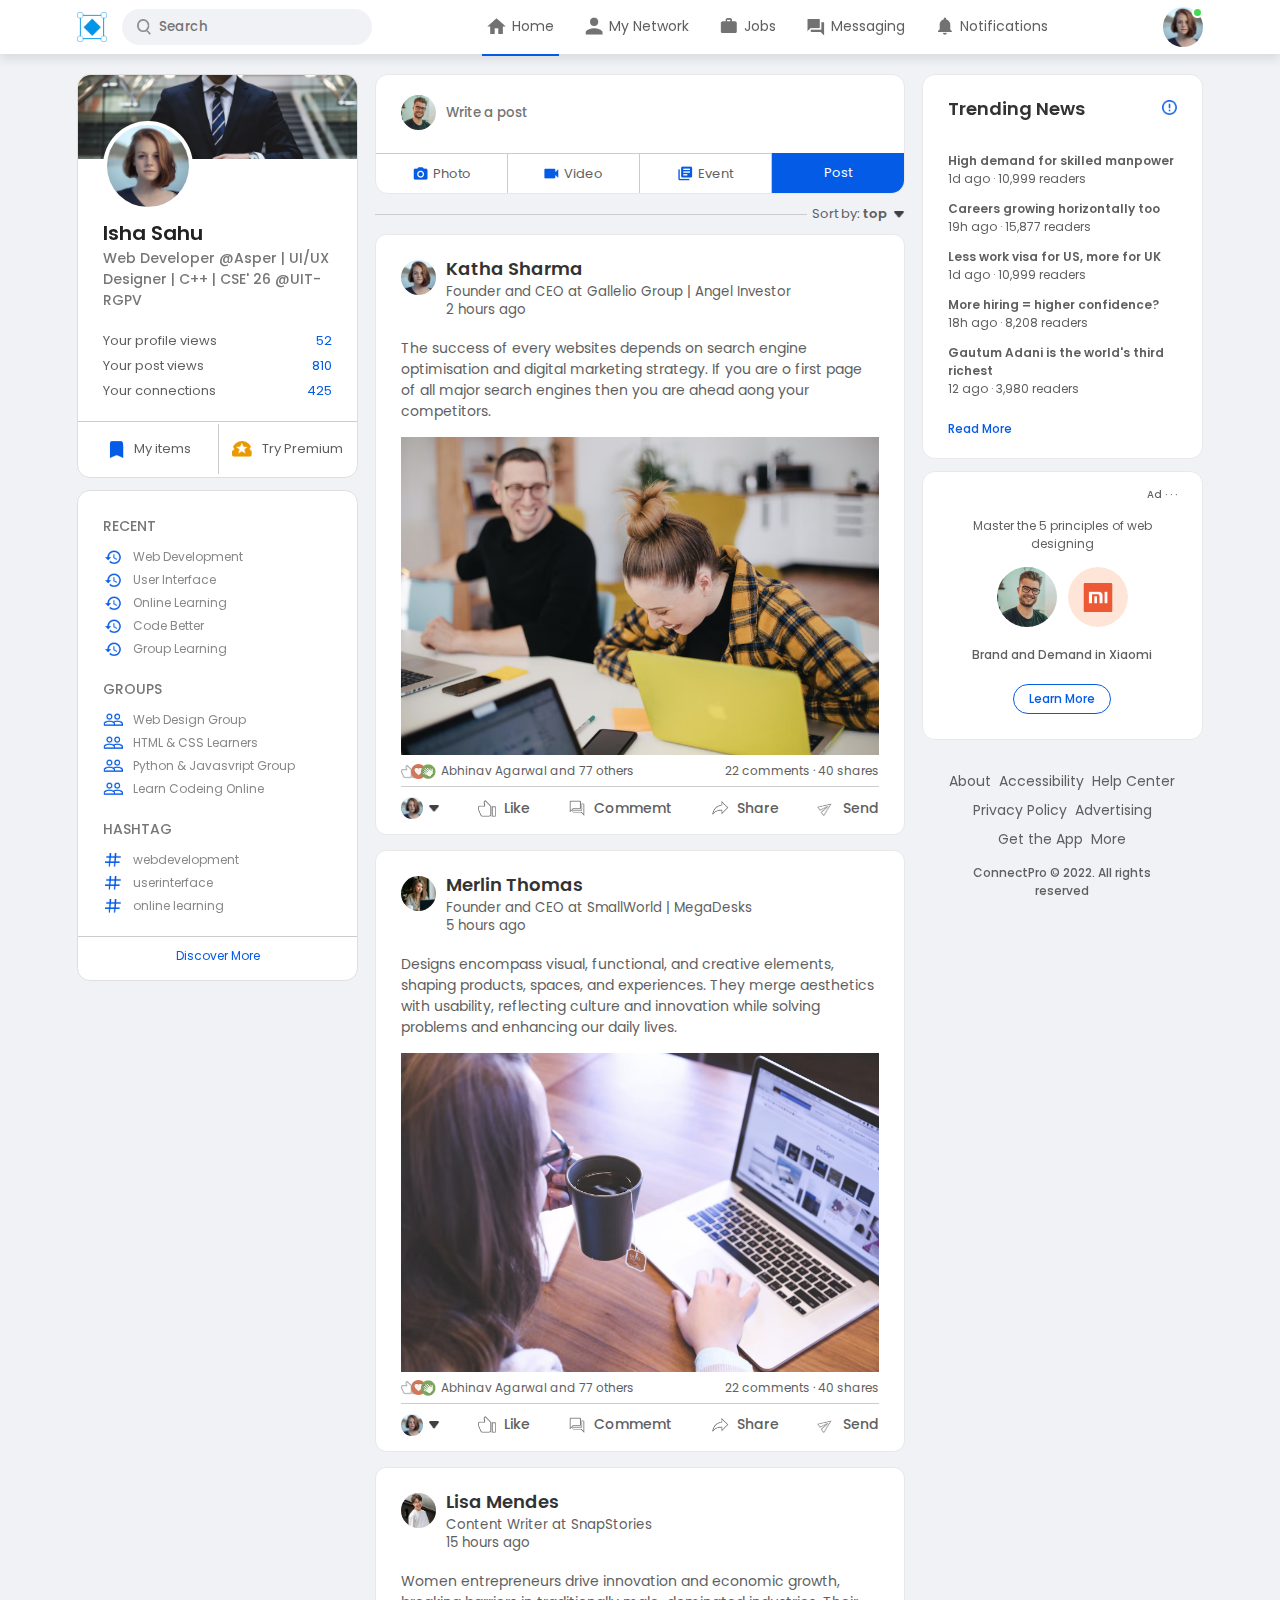
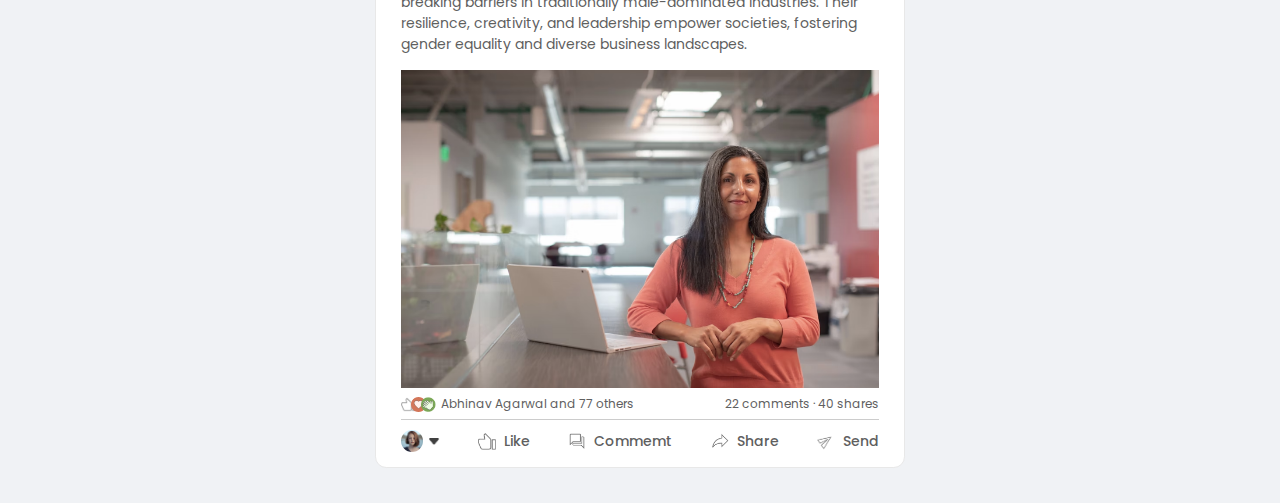
<file: index.html>
<!DOCTYPE html>
<html lang="en">

<head>
    <meta charset="UTF-8">
    <meta name="viewport" content="width=device-width, initial-scale=1.0">
    <title>ConnectPro</title>
    <!-- -----------------google fonts link-------------------- -->
    <link rel="preconnect" href="https://fonts.googleapis.com">
    <link rel="preconnect" href="https://fonts.gstatic.com" crossorigin>
    <link href="https://fonts.googleapis.com/css2?family=Poppins:wght@100;200;300;400;500;600;700;800;900&display=swap"
        rel="stylesheet">
    <!-- -------------custom css------------------ -->
    <link rel="stylesheet" href="./style.css">
    <!-- ------------------favicon------------------- -->
    <link rel="icon" type="image/x-icon" href="./images/newlogo.png">
</head>

<body>
    <!-- -------------------navbar-start----------------------- -->
    <nav class="navbar">
        <div class="navbar-left">
            <a href="index.html" class="logo"><img src="./images/newlogo.png" alt=""></a>
            <div class="search-box">
                <img src="./images/search.png">
                <input type="text" placeholder="Search">
            </div>
        </div>
        <div class="navbar-center">
            <ul>
                <li><a href="#" class="active-link"><img src="./images/home.png" alt=""><span>Home</span></a></li>
                <li><a href="./network.html"><img src="./images/network.png" alt=""><span>My Network</span></a></li>
                <li><a href="./job.html"><img src="./images/jobs.png" alt=""><span>Jobs</span></a></li>
                <li><a href="./messaging.html"><img src="./images/message.png" alt=""><span>Messaging</span></a></li>
                <li><a href="./notification.html"><img src="./images/notification.png" alt=""><span>Notifications</span></a></li>
            </ul>
        </div>
        <div class="navbar-right">
            <div class="online">
                <img src="./images/user-3.png" alt="" class="nav-profile-img" onclick="toggleMenu()">
            </div>
        </div>

        <!-- -----------profile-drop-down-menu----------------- -->
        <div class="profile-menu-wrap" id="profileMenu">
            <div class="profile-menu">
                <div class="user-info">
                    <img src="./images/user-3.png">
                    <div>
                        <h3>Isha Sahu</h3>
                        <a href="./profile.html">See your Profile</a>
                    </div>
                </div>
                <hr>
                <a href="#" class="profile-menu-link">
                    <img src="./images/feedback.png">
                    <p>Give Feedback</p>
                    <span>></span>
                </a>
                <a href="#" class="profile-menu-link">
                    <img src="./images/setting.png">
                    <p>Settings & Privacy</p>
                    <span>></span>
                </a>
                <a href="#" class="profile-menu-link">
                    <img src="./images/help.png">
                    <p>Help & Support</p>
                    <span>></span>
                </a>
                <a href="#" class="profile-menu-link">
                    <img src="./images/display.png">
                    <p>Display & Accessibility</p>
                    <span>></span>
                </a>
                <a href="#" class="profile-menu-link">
                    <img src="./images/logout.png">
                    <p>Logout</p>
                    <span>></span>
                </a>
            </div>
        </div>
    </nav>

    <!-- -----------------------navbar end----------------- -->
    
    <!-- ----------------------------hero-sections--------------------- -->
    <div class="container">
        <!-- -----------left-sidebar----------- -->
        <div class="left-sidebar">
            <div class="sidebar-profile-box">
                <img src="./images/cover-pic.png" width="100%">
                <div class="sidebar-profile-info">
                    <img src="./images/user-3.png">
                    <h1>Isha Sahu</h1>
                    <h3>Web Developer @Asper | UI/UX Designer | C++ | CSE' 26 @UIT-RGPV</h3>
                    <ul>
                        <li>Your profile views<span>52</span></li>
                        <li>Your post views<span>810</span></li>
                        <li>Your connections<span>425</span></li>
                    </ul>
                </div>
                <div class="sidebar-profile-link">
                    <a href="#"><img src="./images/items.png"> My items</a>
                    <a href="#"><img src="./images/premium.png"> Try Premium</a>
                </div>
            </div>

            <div class="sidebar-activity" id="sidebarActivity">
                <h3>RECENT</h3>
                <a href="#"><img src="./images/recent.png"> Web Development</a>
                <a href="#"><img src="./images/recent.png"> User Interface</a>
                <a href="#"><img src="./images/recent.png"> Online Learning</a>
                <a href="#"><img src="./images/recent.png"> Code Better</a>
                <a href="#"><img src="./images/recent.png"> Group Learning</a>
                <h3>GROUPS</h3>
                <a href="#"><img src="./images/group.png"> Web Design Group</a>
                <a href="#"><img src="./images/group.png"> HTML & CSS Learners</a>
                <a href="#"><img src="./images/group.png"> Python & Javasvript Group</a>
                <a href="#"><img src="./images/group.png"> Learn Codeing Online</a>
                <h3>HASHTAG</h3>
                <a href="#"><img src="./images/hashtag.png"> webdevelopment</a>
                <a href="#"><img src="./images/hashtag.png"> userinterface</a>
                <a href="#"><img src="./images/hashtag.png"> online learning</a>
                <div class="discover-more-link">
                    <a href="#">Discover More</a>
                </div>
            </div>

            <p id="showMoreLink" onclick="toggleActivity()">Show more <b>+</b></p>
        </div>

        <!-- -----------main-content----------- -->
        <div class="main-content">

            <div class="create-post">
                <div class="create-post-input">
                    <img src="./images/user-1.png">
                    <textarea rows="10" placeholder="Write a post"></textarea>
                </div>

                <div class="create-post-links">
                    <li><img src="./images/photo.png">Photo</li>
                    <li><img src="./images/video.png">Video</li>
                    <li><img src="./images/event.png">Event</li>
                    <li>Post</li>
                </div>
            </div>

            <div class="sort-by">
                <hr>
                <p>Sort by: <span>top <img src="./images/down-arrow.png"></span></p>
            </div>

            <div class="post">
                <div class="post-author">
                    <img src="./images/user-3.png">
                    <div>
                        <h1>Katha Sharma</h1>
                        <small>Founder and CEO at Gallelio Group | Angel Investor</small>
                        <small>2 hours ago</small>
                    </div>
                </div>
                <p>The success of every websites depends on search engine optimisation and digital marketing strategy.
                    If you are o first page of all major search engines then you are ahead aong your competitors.</p>
                <img src="./images/post-image-1.png" width="100%">

                <div class="post-stats">
                    <div>
                        <img src="./images/thumbsup.png">
                        <img src="./images/love.png">
                        <img src="./images/clap.png">
                        <span class="liked-users">Abhinav Agarwal and 77 others</span>
                    </div>
                    <div>
                        <span>22 comments &middot; 40 shares</span>
                    </div>
                </div>

                <div class="post-activity">
                    <div>
                        <img src="./images/user-3.png" class="post-activity-user-icon">
                        <img src="./images/down-arrow.png" class="post-activity-arrow-icon">
                    </div>
                    <div class="post-activity-link">
                        <img src="./images/like.png">
                        <span>Like</span>
                    </div>
                    <div class="post-activity-link">
                        <img src="./images/comment.png">
                        <span>Commemt</span>
                    </div>
                    <div class="post-activity-link">
                        <img src="./images/share.png">
                        <span>Share</span>
                    </div>
                    <div class="post-activity-link">
                        <img src="./images/send.png">
                        <span>Send</span>
                    </div>
                </div>
            </div>

            <div class="post">
                <div class="post-author">
                    <img src="./images/user-4.png">
                    <div>
                        <h1>Merlin Thomas</h1>
                        <small>Founder and CEO at SmallWorld | MegaDesks</small>
                        <small>5 hours ago</small>
                    </div>
                </div>
                <p>Designs encompass visual, functional, and creative elements, shaping products, spaces, and
                    experiences. They merge aesthetics with usability, reflecting culture and innovation while solving
                    problems and enhancing our daily lives.</p>
                <img src="./images/post-image-4.png" width="100%">

                <div class="post-stats">
                    <div>
                        <img src="./images/thumbsup.png">
                        <img src="./images/love.png">
                        <img src="./images/clap.png">
                        <span class="liked-users">Abhinav Agarwal and 77 others</span>
                    </div>
                    <div>
                        <span>22 comments &middot; 40 shares</span>
                    </div>
                </div>

                <div class="post-activity">
                    <div>
                        <img src="./images/user-3.png" class="post-activity-user-icon">
                        <img src="./images/down-arrow.png" class="post-activity-arrow-icon">
                    </div>
                    <div class="post-activity-link">
                        <img src="./images/like.png">
                        <span>Like</span>
                    </div>
                    <div class="post-activity-link">
                        <img src="./images/comment.png">
                        <span>Commemt</span>
                    </div>
                    <div class="post-activity-link">
                        <img src="./images/share.png">
                        <span>Share</span>
                    </div>
                    <div class="post-activity-link">
                        <img src="./images/send.png">
                        <span>Send</span>
                    </div>
                </div>
            </div>

            <div class="post">
                <div class="post-author">
                    <img src="./images/user-5.png">
                    <div>
                        <h1>Lisa Mendes</h1>
                        <small>Content Writer at SnapStories</small>
                        <small>15 hours ago</small>
                    </div>
                </div>
                <p>Women entrepreneurs drive innovation and economic growth, breaking barriers in traditionally
                    male-dominated industries. Their resilience, creativity, and leadership empower societies, fostering
                    gender equality and diverse business landscapes.</p>
                <img src="./images/post-image-3.png" width="100%">

                <div class="post-stats">
                    <div>
                        <img src="./images/thumbsup.png">
                        <img src="./images/love.png">
                        <img src="./images/clap.png">
                        <span class="liked-users">Abhinav Agarwal and 77 others</span>
                    </div>
                    <div>
                        <span>22 comments &middot; 40 shares</span>
                    </div>
                </div>

                <div class="post-activity">
                    <div>
                        <img src="./images/user-3.png" class="post-activity-user-icon">
                        <img src="./images/down-arrow.png" class="post-activity-arrow-icon">
                    </div>
                    <div class="post-activity-link">
                        <img src="./images/like.png">
                        <span>Like</span>
                    </div>
                    <div class="post-activity-link">
                        <img src="./images/comment.png">
                        <span>Commemt</span>
                    </div>
                    <div class="post-activity-link">
                        <img src="./images/share.png">
                        <span>Share</span>
                    </div>
                    <div class="post-activity-link">
                        <img src="./images/send.png">
                        <span>Send</span>
                    </div>
                </div>
            </div>
        </div>

        <!-- ---------------------------right-sidebar------------------------- -->
        <div class="right-sidebar">
            <div class="sidebar-news">
                <img src="./images/more.png" class="info-icon">
                <h3>Trending News</h3>
                <a href="#">High demand for skilled manpower</a>
                <span>1d ago &middot; 10,999 readers</span>

                <a href="#">Careers growing horizontally too</a>
                <span>19h ago &middot; 15,877 readers</span>

                <a href="#">Less work visa for US, more for UK</a>
                <span>1d ago &middot; 10,999 readers</span>

                <a href="#">More hiring = higher confidence?</a>
                <span>18h ago &middot; 8,208 readers</span>

                <a href="#">Gautum Adani is the world's third richest</a>
                <span>12 ago &middot; 3,980 readers</span>

                <a href="#" class="read-more-link">Read More</a>
            </div>

            <div class="sidebar-ad">
                <small>Ad &middot; &middot; &middot;</small>
                <p>Master the 5 principles of web designing</p>
                <div>
                    <img src="./images/user-1.png">
                    <img src="./images/mi-logo.png">
                </div>
                <b>Brand and Demand in Xiaomi</b>
                <a href="#" class="ad-link">Learn More</a>
            </div>

            <div class="sidebar-useful-links">
                <a href="#">About</a>
                <a href="#">Accessibility</a>
                <a href="#">Help Center</a>
                <a href="#">Privacy Policy</a>
                <a href="#">Advertising</a>
                <a href="#">Get the App</a>
                <a href="#">More</a>

                <div class="copyright-msg">
                    <p>ConnectPro &#169; 2022. All rights reserved</p>
                </div>
            </div>
        </div>
    </div>
    
    <!-- ---------------custom javascript---------------- -->
    <script src="./script.js"></script>
</body>

</html>
</file>
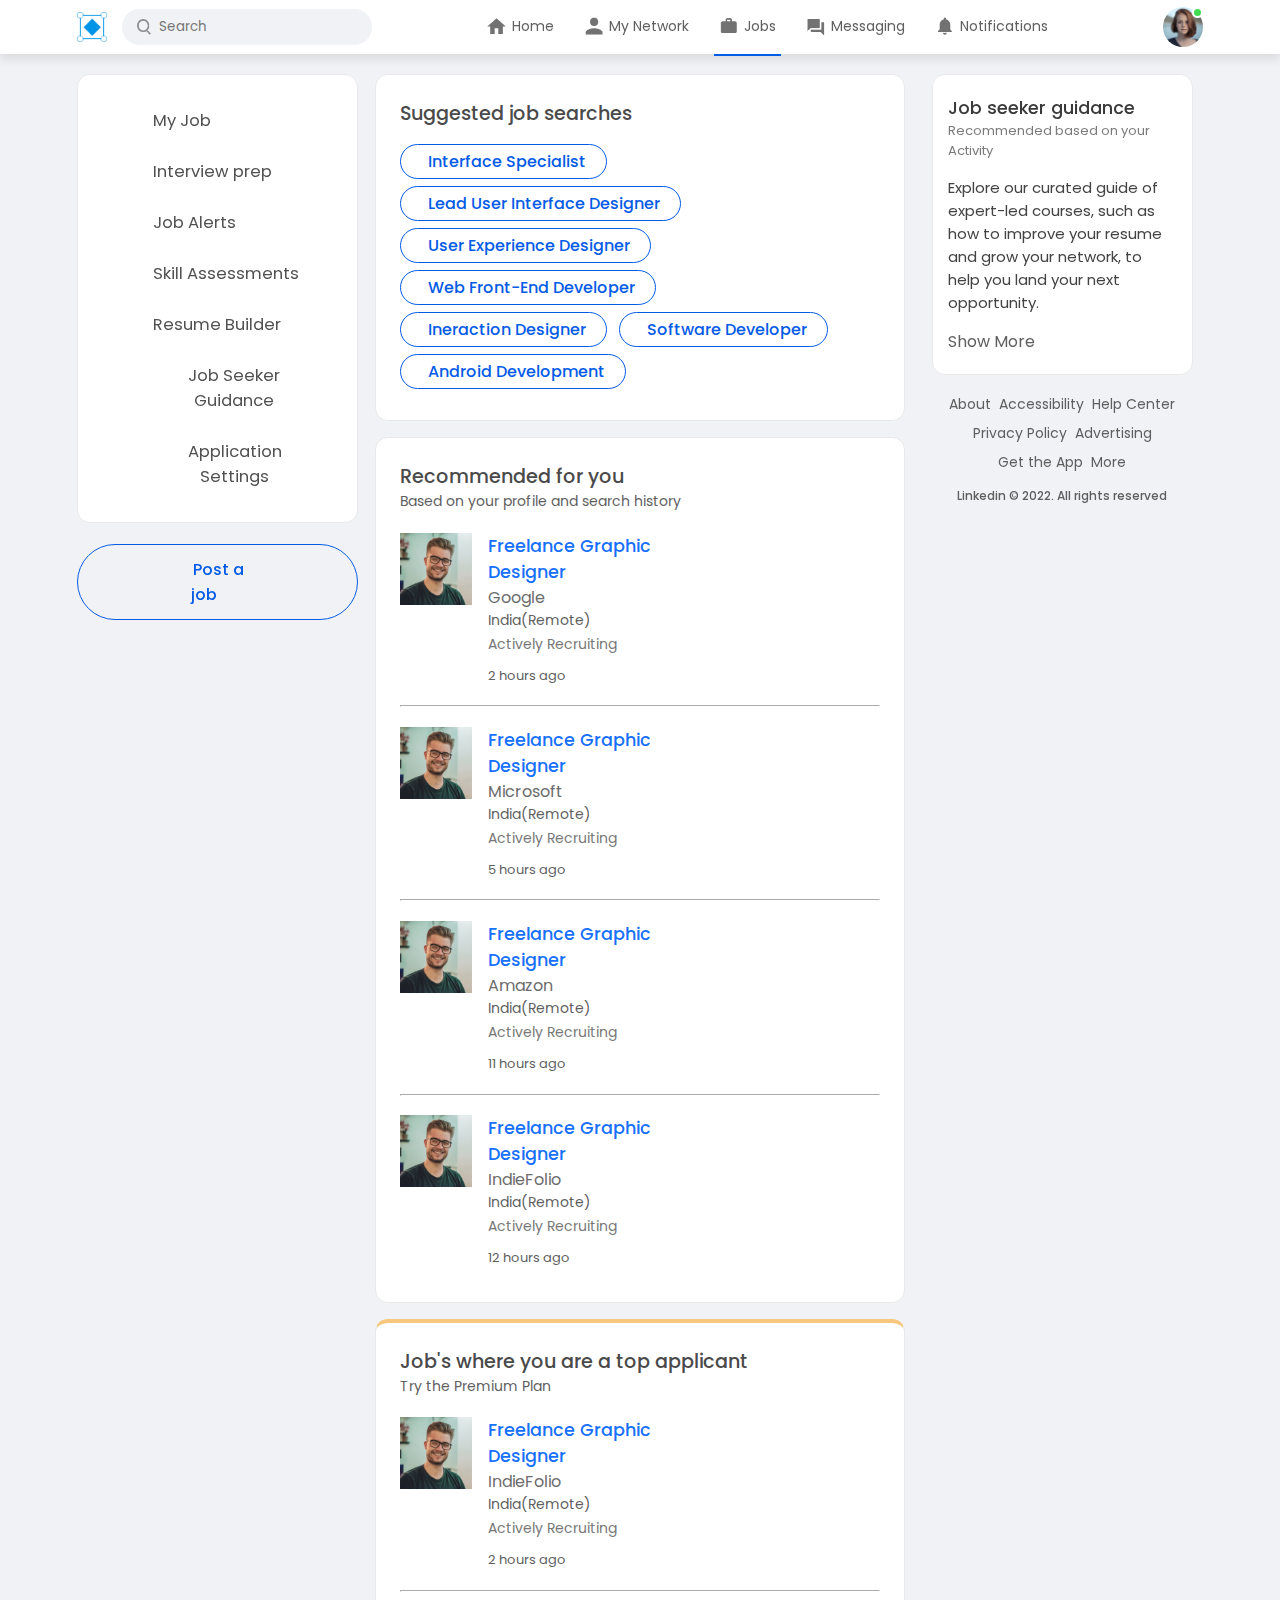
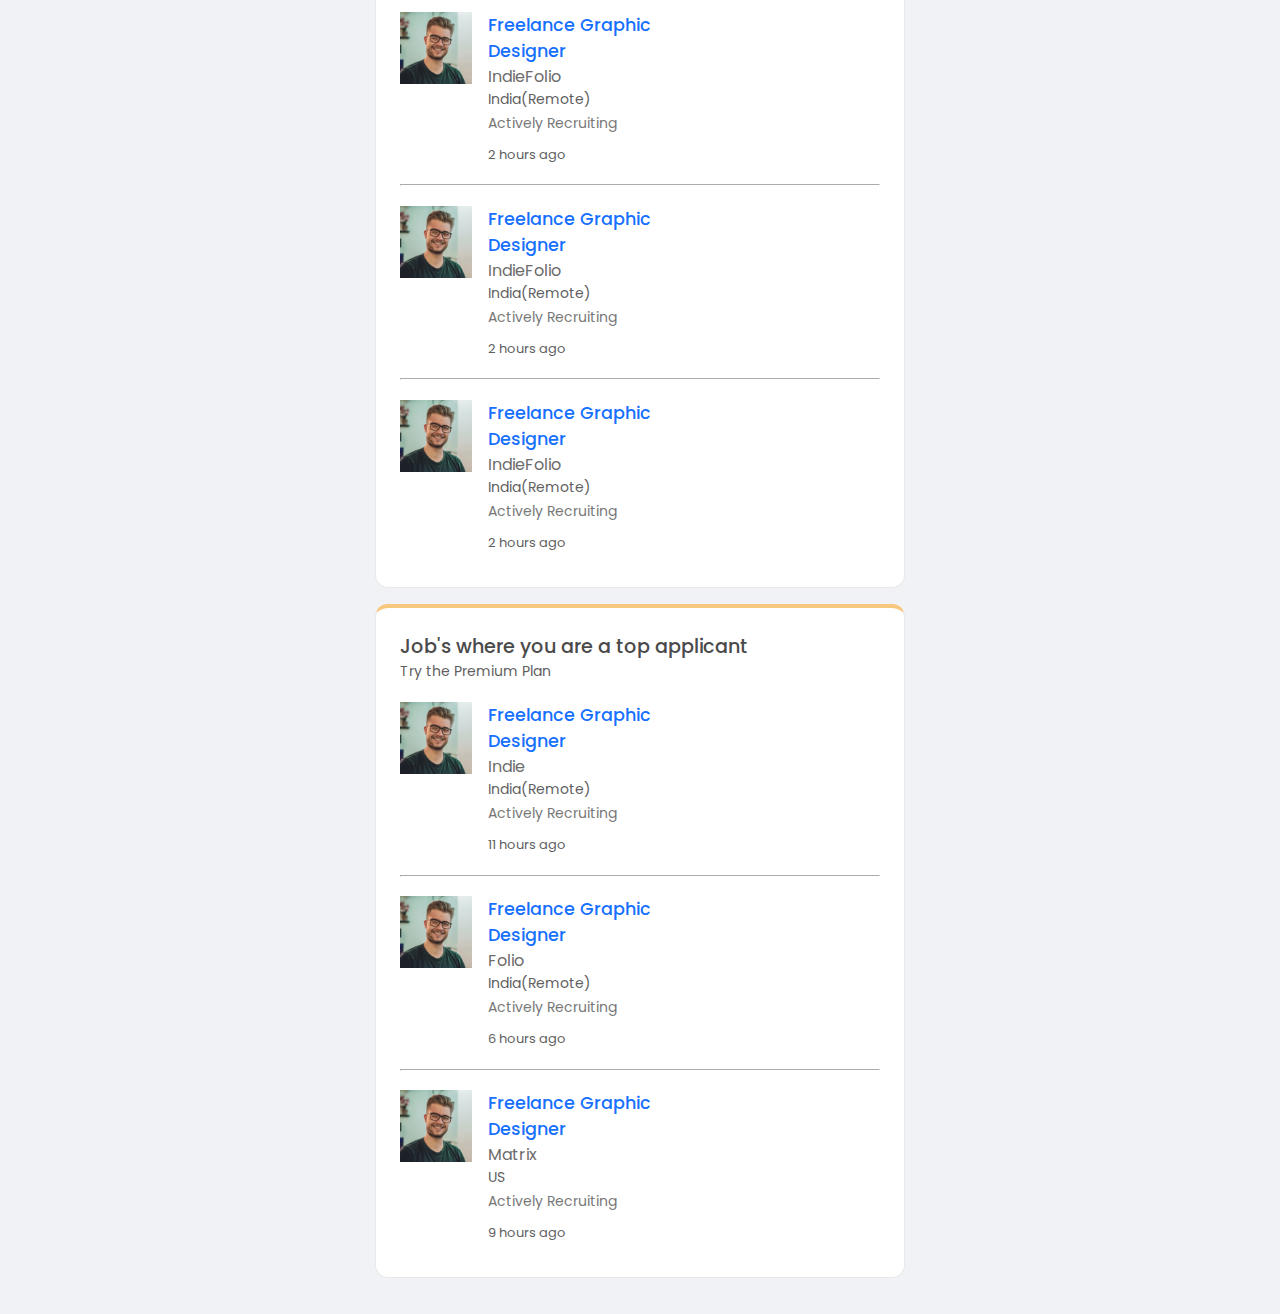
<file: job.html>
<!DOCTYPE html>
<html lang="en">

<head>
    <meta charset="UTF-8">
    <meta name="viewport" content="width=device-width, initial-scale=1.0">
    <title>ConnectPro</title>
    <!-- -----------------google fonts link-------------------- -->
    <link rel="preconnect" href="https://fonts.googleapis.com">
    <link rel="preconnect" href="https://fonts.gstatic.com" crossorigin>
    <link href="https://fonts.googleapis.com/css2?family=Poppins:wght@100;200;300;400;500;600;700;800;900&display=swap"
        rel="stylesheet">
    <!-- ---------------font awesome--------- -->
    <link rel="stylesheet" href="https://cdnjs.cloudflare.com/ajax/libs/font-awesome/6.4.2/css/all.min.css"
        integrity="sha512-z3gLpd7yknf1YoNbCzqRKc4qyor8gaKU1qmn+CShxbuBusANI9QpRohGBreCFkKxLhei6S9CQXFEbbKuqLg0DA=="
        crossorigin="anonymous" referrerpolicy="no-referrer" />
    <!-- -------------custom css------------------ -->
    <link rel="stylesheet" href="./job.css">
    <!-- ------------------favicon------------------- -->
    <link rel="icon" type="image/x-icon" href="./images/newlogo.png">
</head>

<body>
    <!-- ------------------------------navbar-start------------------------------ -->
    <nav class="navbar">
        <div class="navbar-left">
            <a href="index.html" class="logo"><img src="./images/newlogo.png" alt=""></a>
            <div class="search-box">
                <img src="./images/search.png">
                <input type="text" placeholder="Search">
            </div>
        </div>
        <div class="navbar-center">
            <ul>
                <li><a href="./index.html"><img src="./images/home.png" alt=""><span>Home</span></a></li>
                <li><a href="./network.html"><img src="./images/network.png" alt=""><span>My Network</span></a></li>
                <li><a href="#" class="active-link"><img src="./images/jobs.png" alt=""><span>Jobs</span></a></li>
                <li><a href="./messaging.html"><img src="./images/message.png" alt=""><span>Messaging</span></a></li>
                <li><a href="./notification.html"><img src="./images/notification.png"
                            alt=""><span>Notifications</span></a></li>
            </ul>
        </div>
        <div class="navbar-right">
            <div class="online">
                <img src="./images/user-3.png" alt="" class="nav-profile-img" onclick="toggleMenu()">
            </div>
        </div>

        <!-- -----------profile-drop-down-menu----------------- -->
        <div class="profile-menu-wrap" id="profileMenu">
            <div class="profile-menu">
                <div class="user-info">
                    <img src="./images/user-3.png">
                    <div>
                        <h3>Isha Sahu</h3>
                        <a href="./profile.html">See your Profile</a>
                    </div>
                </div>
                <hr>
                <a href="#" class="profile-menu-link">
                    <img src="./images/feedback.png">
                    <p>Give Feedback</p>
                    <span>></span>
                </a>
                <a href="#" class="profile-menu-link">
                    <img src="./images/setting.png">
                    <p>Settings & Privacy</p>
                    <span>></span>
                </a>
                <a href="#" class="profile-menu-link">
                    <img src="./images/help.png">
                    <p>Help & Support</p>
                    <span>></span>
                </a>
                <a href="#" class="profile-menu-link">
                    <img src="./images/display.png">
                    <p>Display & Accessibility</p>
                    <span>></span>
                </a>
                <a href="#" class="profile-menu-link">
                    <img src="./images/logout.png">
                    <p>Logout</p>
                    <span>></span>
                </a>
            </div>
        </div>
    </nav>

    <!-- -----------------------navbar end----------------- -->
    
    <!-- -----------------------------landing-page-starts----------------------------- -->
    <div class="container">
        <!-- -----------left-sidebar----------- -->
        <div class="left-sidebar">
            <div class="sidebar-manage-network">
                <div class="manage-network-link">
                    <div class="icon-sidebar">
                        <i class="fa-solid fa-bookmark fa-2xl"></i>
                    </div>
                    <h3>My Job</h3>
                </div>
                <div class="manage-network-link">
                    <div class="icon-sidebar">
                        <i class="fa-solid fa-file fa-2xl"></i>
                    </div>
                    <h3>Interview prep</h3>
                </div>
                <div class="manage-network-link">
                    <div class="icon-sidebar">
                        <i class="fa-solid fa-bell fa-2xl"></i>
                    </div>
                    <h3>Job Alerts</h3>
                </div>
                <div class="manage-network-link" id="no-network">
                    <div class="icon-sidebar">
                        <i class="fa-solid fa-clipboard-check fa-2xl"></i>
                    </div>
                    <h3>Skill Assessments</h3>
                </div>
                <div class="manage-network-link" id="no-network">
                    <div class="icon-sidebar">
                        <i class="fa fa-file fa-2xl"></i>
                    </div>
                    <h3>Resume Builder</h3>
                </div>
                <div class="manage-network-link" id="no-network">
                    <div class="icon-sidebar">
                        <i class="fa-regular fa-newspaper fa-2xl"></i>
                    </div>
                    <h3>Job Seeker Guidance</h3>
                </div>
                <div class="manage-network-link" id="no-network">
                    <div class="icon-sidebar">
                        <i class="fa-solid fa-gear fa-2xl"></i>
                    </div>
                    <h3>Application Settings</h3>
                </div>
            </div>
        
            <div class="post-a-job">
                <a href="#" class="post-a-job-link">
                    <i class="fa fa-pen-to-square"></i>
                    <span>Post a job</span>
                </a>
            </div>
        </div>

        <!-- ----------------------------------main-content-------------------------- -->
        <div class="main-content">
            <div class="suggested-jobs">
                <div class="heading-jobs-box">
                    <h2 class="suggest-heading">Suggested job searches</h2>
                    <button class="close-suggest-job" onclick="closeSuggestedJobs()"><i class="fa fa-circle-xmark fa-2xl style=" color:
                            #6a6a6a;"></i></button>
                </div>

                <div class="suggested-job-links">
                    <a href="#"><i class="fa-solid fa-magnifying-glass"></i><span>Interface Specialist</span></a>
                </div>
                <div class="suggested-job-links" id="no-job-link">
                    <a href="#"><i class="fa-solid fa-magnifying-glass"></i><span>Lead User Interface
                            Designer</span></a>
                </div>
                <div class="suggested-job-links" id="no-job-link">
                    <a href="#"><i class="fa-solid fa-magnifying-glass"></i><span>User Experience Designer</span></a>
                </div>
                <div class="suggested-job-links">
                    <a href="#"><i class="fa-solid fa-magnifying-glass"></i><span>Web Front-End Developer</span></a>
                </div>
                <div class="suggested-job-links">
                    <a href="#"><i class="fa-solid fa-magnifying-glass"></i><span>Ineraction Designer</span></a>
                </div>
                <div class="suggested-job-links">
                    <a href="#"><i class="fa-solid fa-magnifying-glass"></i><span>Software Developer</span></a>
                </div>
                <div class="suggested-job-links">
                    <a href="#"><i class="fa-solid fa-magnifying-glass" id="no-job-link"></i><span>Android Development</span></a>
                </div>
            </div>

            <section class="recommended-job" id="new-margin-job-box">
                <div class="recommended-heading">
                    <h2>Recommended for you</h2>
                    <p>Based on your profile and search history</p>
                </div>

                <li class="job-list">

                    <div class="job-card">
                        <div class="job-details">
                            <div class="job-img">
                                <img src="./images/user-1.png" alt="">
                            </div>
                            <div class="job-content">
                                <h2>Freelance Graphic Designer</h2>
                                <h3>Google</h3>
                                <p>India(Remote)</p>
                            </div>
                            <div class="bookmark-btn">
                                <a href="#"><i class="fa fa-bookmark fa-xl" style="color: #737373;"></i></a>
                            </div>
                        </div>

                        <div class="recruiting">
                            <i class="fa fa-bullseye"  style="color: #62bb23;"></i>
                            <span>Actively Recruiting</span>
                        </div>

                        <div class="time">
                            <h3>2 hours ago</h3>
                        </div>
                    </div>
                    <hr class="break-card">
                    <div class="job-card">
                        <div class="job-details">
                            <div class="job-img">
                                <img src="./images/user-1.png" alt="">
                            </div>
                            <div class="job-content">
                                <h2>Freelance Graphic Designer</h2>
                                <h3>Microsoft</h3>
                                <p>India(Remote)</p>
                            </div>
                            <div class="bookmark-btn">
                                <a href="#"><i class="fa fa-bookmark fa-xl" style="color: #737373;"></i></a>
                            </div>
                        </div>

                        <div class="recruiting">
                            <i class="fa fa-bullseye"  style="color: #62bb23;"></i>
                            <span>Actively Recruiting</span>
                        </div>

                        <div class="time">
                            <h3>5 hours ago</h3>
                        </div>
                    </div>
                    <hr class="break-card">
                    <div class="job-card">
                        <div class="job-details">
                            <div class="job-img">
                                <img src="./images/user-1.png" alt="">
                            </div>
                            <div class="job-content">
                                <h2>Freelance Graphic Designer</h2>
                                <h3>Amazon</h3>
                                <p>India(Remote)</p>
                            </div>
                            <div class="bookmark-btn">
                                <a href="#"><i class="fa fa-bookmark fa-xl" style="color: #737373;"></i></a>
                            </div>
                        </div>

                        <div class="recruiting">
                            <i class="fa fa-bullseye"  style="color: #62bb23;"></i>
                            <span>Actively Recruiting</span>
                        </div>

                        <div class="time">
                            <h3>11 hours ago</h3>
                        </div>
                    </div>
                    <hr class="break-card">
                    <div class="job-card">
                        <div class="job-details">
                            <div class="job-img">
                                <img src="./images/user-1.png" alt="">
                            </div>
                            <div class="job-content">
                                <h2>Freelance Graphic Designer</h2>
                                <h3>IndieFolio</h3>
                                <p>India(Remote)</p>
                            </div>
                            <div class="bookmark-btn">
                                <a href="#"><i class="fa fa-bookmark fa-xl" style="color: #737373;"></i></a>
                            </div>
                        </div>

                        <div class="recruiting">
                            <i class="fa fa-bullseye"  style="color: #62bb23;"></i>
                            <span>Actively Recruiting</span>
                        </div>

                        <div class="time">
                            <h3>12 hours ago</h3>
                        </div>
                    </div>
                </li>
            </section>
            <section class="recommended-job" id="premium">
                <div class="recommended-heading">
                    <h2>Job's where you are a top applicant</h2>
                    <p>Try the Premium Plan</p>
                </div>

                <li class="job-list">

                    <div class="job-card">
                        <div class="job-details">
                            <div class="job-img">
                                <img src="./images/user-1.png" alt="">
                            </div>
                            <div class="job-content">
                                <h2>Freelance Graphic Designer</h2>
                                <h3>IndieFolio</h3>
                                <p>India(Remote)</p>
                            </div>
                            <div class="bookmark-btn">
                                <a href="#"><i class="fa fa-bookmark fa-xl" style="color: #737373;"></i></a>
                            </div>
                        </div>

                        <div class="recruiting">
                            <i class="fa fa-bullseye"  style="color: #62bb23;"></i>
                            <span>Actively Recruiting</span>
                        </div>

                        <div class="time">
                            <h3>2 hours ago</h3>
                        </div>
                    </div>
                    <hr class="break-card">
                    <div class="job-card">
                        <div class="job-details">
                            <div class="job-img">
                                <img src="./images/user-1.png" alt="">
                            </div>
                            <div class="job-content">
                                <h2>Freelance Graphic Designer</h2>
                                <h3>IndieFolio</h3>
                                <p>India(Remote)</p>
                            </div>
                            <div class="bookmark-btn">
                                <a href="#"><i class="fa fa-bookmark fa-xl" style="color: #737373;"></i></a>
                            </div>
                        </div>

                        <div class="recruiting">
                            <i class="fa fa-bullseye"  style="color: #62bb23;"></i>
                            <span>Actively Recruiting</span>
                        </div>

                        <div class="time">
                            <h3>2 hours ago</h3>
                        </div>
                    </div>
                    <hr class="break-card">
                    <div class="job-card">
                        <div class="job-details">
                            <div class="job-img">
                                <img src="./images/user-1.png" alt="">
                            </div>
                            <div class="job-content">
                                <h2>Freelance Graphic Designer</h2>
                                <h3>IndieFolio</h3>
                                <p>India(Remote)</p>
                            </div>
                            <div class="bookmark-btn">
                                <a href="#"><i class="fa fa-bookmark fa-xl" style="color: #737373;"></i></a>
                            </div>
                        </div>

                        <div class="recruiting">
                            <i class="fa fa-bullseye"  style="color: #62bb23;"></i>
                            <span>Actively Recruiting</span>
                        </div>

                        <div class="time">
                            <h3>2 hours ago</h3>
                        </div>
                    </div>
                    <hr class="break-card">
                    <div class="job-card">
                        <div class="job-details">
                            <div class="job-img">
                                <img src="./images/user-1.png" alt="">
                            </div>
                            <div class="job-content">
                                <h2>Freelance Graphic Designer</h2>
                                <h3>IndieFolio</h3>
                                <p>India(Remote)</p>
                            </div>
                            <div class="bookmark-btn">
                                <a href="#"><i class="fa fa-bookmark fa-xl" style="color: #737373;"></i></a>
                            </div>
                        </div>

                        <div class="recruiting">
                            <i class="fa fa-bullseye"  style="color: #62bb23;"></i>
                            <span>Actively Recruiting</span>
                        </div>

                        <div class="time">
                            <h3>2 hours ago</h3>
                        </div>
                    </div>
                </li>
            </section>
            <section class="recommended-job" id="premium">
                <div class="recommended-heading">
                    <h2>Job's where you are a top applicant</h2>
                    <p>Try the Premium Plan</p>
                </div>

                <li class="job-list">

                    <div class="job-card">
                        <div class="job-details">
                            <div class="job-img">
                                <img src="./images/user-1.png" alt="">
                            </div>
                            <div class="job-content">
                                <h2>Freelance Graphic Designer</h2>
                                <h3>Indie</h3>
                                <p>India(Remote)</p>
                            </div>
                            <div class="bookmark-btn">
                                <a href="#"><i class="fa fa-bookmark fa-xl" style="color: #737373;"></i></a>
                            </div>
                        </div>

                        <div class="recruiting">
                            <i class="fa fa-bullseye"  style="color: #62bb23;"></i>
                            <span>Actively Recruiting</span>
                        </div>

                        <div class="time">
                            <h3>11 hours ago</h3>
                        </div>
                    </div>
                    <hr class="break-card">
                    <div class="job-card">
                        <div class="job-details">
                            <div class="job-img">
                                <img src="./images/user-1.png" alt="">
                            </div>
                            <div class="job-content">
                                <h2>Freelance Graphic Designer</h2>
                                <h3>Folio</h3>
                                <p>India(Remote)</p>
                            </div>
                            <div class="bookmark-btn">
                                <a href="#"><i class="fa fa-bookmark fa-xl" style="color: #737373;"></i></a>
                            </div>
                        </div>

                        <div class="recruiting">
                            <i class="fa fa-bullseye"  style="color: #62bb23;"></i>
                            <span>Actively Recruiting</span>
                        </div>

                        <div class="time">
                            <h3>6 hours ago</h3>
                        </div>
                    </div>
                    <hr class="break-card">
                    <div class="job-card">
                        <div class="job-details">
                            <div class="job-img">
                                <img src="./images/user-1.png" alt="">
                            </div>
                            <div class="job-content">
                                <h2>Freelance Graphic Designer</h2>
                                <h3>Matrix</h3>
                                <p>US</p>
                            </div>
                            <div class="bookmark-btn">
                                <a href="#"><i class="fa fa-bookmark fa-xl" style="color: #737373;"></i></a>
                            </div>
                        </div>

                        <div class="recruiting">
                            <i class="fa fa-bullseye"  style="color: #62bb23;"></i>
                            <span>Actively Recruiting</span>
                        </div>

                        <div class="time">
                            <h3>9 hours ago</h3>
                        </div>
                    </div>
                </li>
            </section>
            
        </div>

        <!-- -----------------------------right-sidebar---------------------- -->
        <div class="right-sidebar">
            <div class="right-sidebar-details">
                <h2>Job seeker guidance</h2>
                <h3>Recommended based on your Activity</h3>
                <p>Explore our curated guide of expert-led courses, such as how to improve your resume and grow your
                    network, to help you land your next opportunity.</p>
                <a href="#"><span>Show More</span><i class="fa fa-arrow-right"></i></a>
            </div>
            <div class="sidebar-useful-links">
                <a href="#">About</a>
                <a href="#">Accessibility</a>
                <a href="#">Help Center</a>
                <a href="#">Privacy Policy</a>
                <a href="#">Advertising</a>
                <a href="#">Get the App</a>
                <a href="#">More</a>

                <div class="copyright-msg">
                    <p>Linkedin &#169; 2022. All rights reserved</p>
                </div>
            </div>
        </div>

    </div>

    <!-- ---------------custom javascript---------------- -->
    <script src="./script.js"></script>
</body>

</html>
</file>
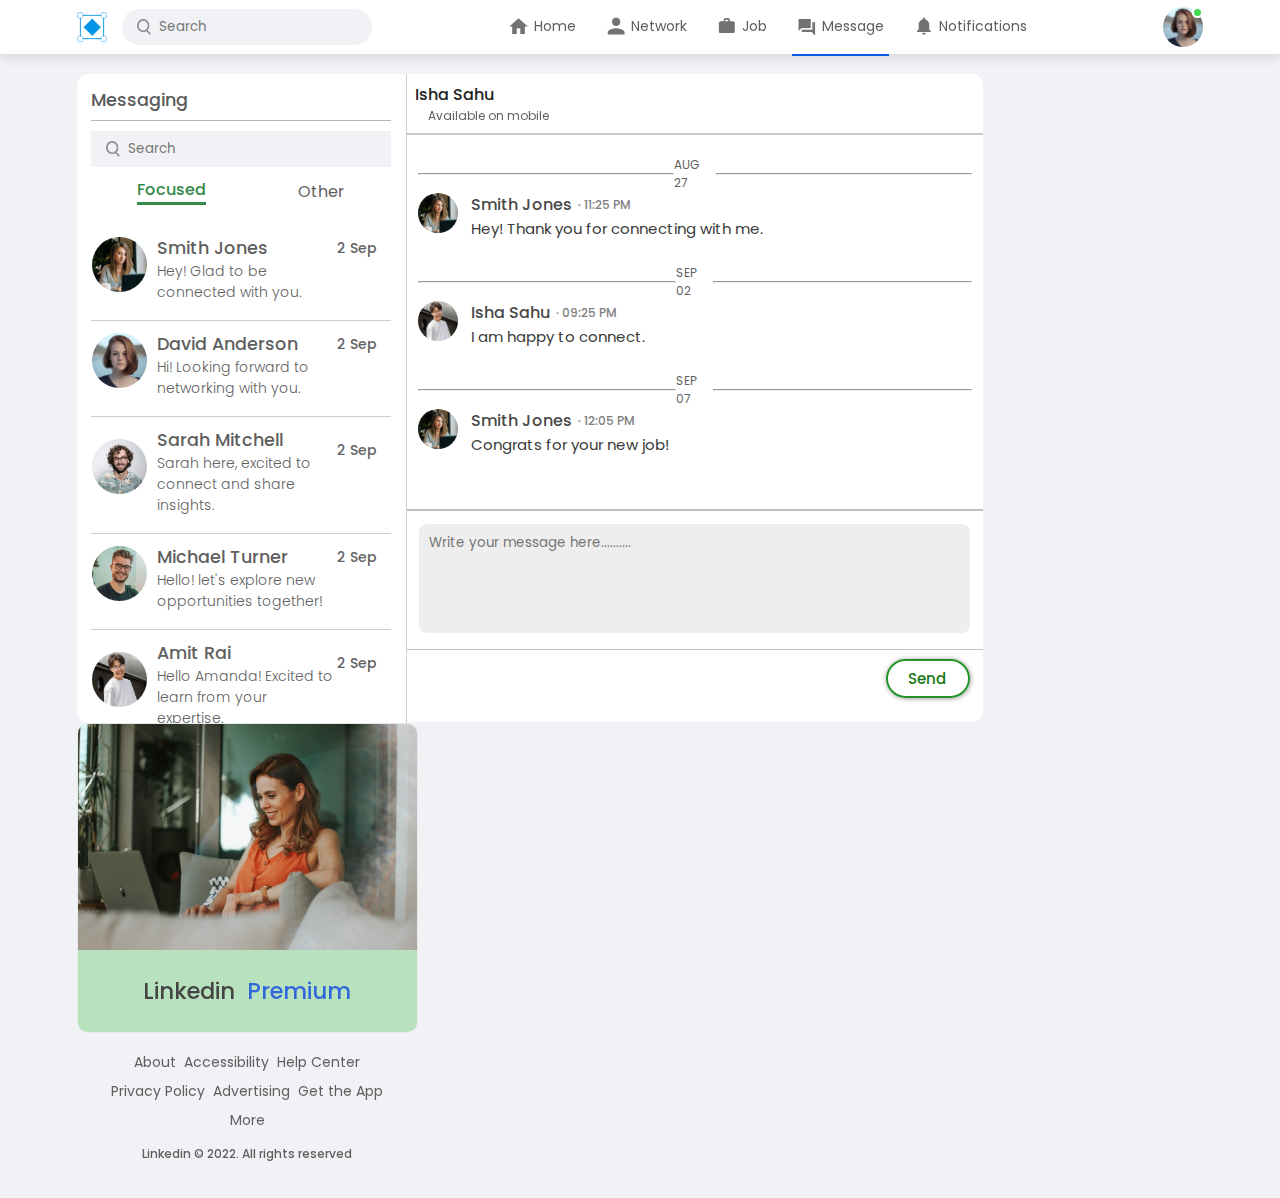
<file: messaging.html>
<!DOCTYPE html>
<html lang="en">

<head>
    <meta charset="UTF-8">
    <meta name="viewport" content="width=device-width, initial-scale=1.0">
    <title>ConnectPro</title>
    <!-- -----------------google fonts link-------------------- -->
    <link rel="preconnect" href="https://fonts.googleapis.com">
    <link rel="preconnect" href="https://fonts.gstatic.com" crossorigin>
    <link href="https://fonts.googleapis.com/css2?family=Poppins:wght@100;200;300;400;500;600;700;800;900&display=swap"
        rel="stylesheet">
    <!-- ---------------font awesome--------- -->
    <link rel="stylesheet" href="https://cdnjs.cloudflare.com/ajax/libs/font-awesome/6.4.2/css/all.min.css"
        integrity="sha512-z3gLpd7yknf1YoNbCzqRKc4qyor8gaKU1qmn+CShxbuBusANI9QpRohGBreCFkKxLhei6S9CQXFEbbKuqLg0DA=="
        crossorigin="anonymous" referrerpolicy="no-referrer" />
    <!-- -------------custom css------------------ -->
    <link rel="stylesheet" href="./messaging.css">
    <!-- ------------------favicon------------------- -->
    <link rel="icon" type="image/x-icon" href="./images/newlogo.png">
</head>

<body>
    <!-- ------------------------------navbar-------------------------------- -->
    <nav class="navbar">
        <div class="navbar-left">
            <a href="index.html" class="logo"><img src="./images/newlogo.png" alt=""></a>
            <div class="search-box">
                <img src="./images/search.png">
                <input type="text" placeholder="Search">
            </div>
        </div>
        <div class="navbar-center">
            <ul>
                <li><a href="./index.html"><img src="./images/home.png" alt=""><span>Home</span></a></li>
                <li><a href="./network.html"><img src="./images/network.png" alt=""><span>Network</span></a></li>
                <li><a href="./job.html"><img src="./images/jobs.png" alt=""><span>Job</span></a></li>
                <li><a href="#" class="active-link"><img src="./images/message.png" alt=""><span>Message</span></a>
                </li>
                <li><a href="./notification.html"><img src="./images/notification.png"
                            alt=""><span>Notifications</span></a></li>
            </ul>
        </div>
        <div class="navbar-right">
            <div class="online">
                <img src="./images/user-3.png" alt="" class="nav-profile-img" onclick="toggleMenu()">
            </div>
        </div>

        <!-- -----------profile-drop-down-menu----------------- -->
        <div class="profile-menu-wrap" id="profileMenu">
            <div class="profile-menu">
                <div class="user-info">
                    <img src="./images/user-3.png">
                    <div>
                        <h3>Isha Sahu</h3>
                        <a href="./profile.html">See your Profile</a>
                    </div>
                </div>
                <hr>
                <a href="#" class="profile-menu-link">
                    <img src="./images/feedback.png">
                    <p>Give Feedback</p>
                    <span>></span>
                </a>
                <a href="#" class="profile-menu-link">
                    <img src="./images/setting.png">
                    <p>Settings & Privacy</p>
                    <span>></span>
                </a>
                <a href="#" class="profile-menu-link">
                    <img src="./images/help.png">
                    <p>Help & Support</p>
                    <span>></span>
                </a>
                <a href="#" class="profile-menu-link">
                    <img src="./images/display.png">
                    <p>Display & Accessibility</p>
                    <span>></span>
                </a>
                <a href="#" class="profile-menu-link">
                    <img src="./images/logout.png">
                    <p>Logout</p>
                    <span>></span>
                </a>
            </div>
        </div>
    </nav>

    <!-- --------------------------------------message-page------------------------------------------- -->
    <div class="container">

        <!-- ------------left-sidebar------------- -->
        <div class="left-sidebar">
            <div class="messaging-heading">
                <div class="msg-head">
                    <h2>Messaging</h2>
                    <div class="msg-icons">
                        <i class="fa fa-ellipsis fa-xl"></i>
                        <i class="fa-solid fa-pen-to-square"></i>
                    </div>
                </div>

                <div class="search-box" id="msg-search-box">
                    <img src="./images/search.png">
                    <input type="text" placeholder="Search">
                </div>

                <div class="msg-options">
                    <div class="focused">
                        <a href="#">Focused</a>
                    </div>
                    <div class="other">
                        <a href="#">Other</a>
                    </div>
                </div>
            </div>
            <div class="focused-panel">
                <ul class="msg-list-users">
                    <li class="msg-list-card">
                        <div class="card-pic">
                            <img src="./images/user-4.png" alt="">
                        </div>
                        <div class="card-details">
                            <h2>Smith Jones</h2>
                            <p>Hey! Glad to be connected with you.</p>
                        </div>
                        <div class="card-date">
                            <h3>2 Sep</h3>
                        </div>
                    </li>
                    <li class="msg-list-card">
                        <div class="card-pic">
                            <img src="./images/user-3.png" alt="">
                        </div>
                        <div class="card-details">
                            <h2>David Anderson</h2>
                            <p>Hi! Looking forward to networking with you.</p>
                        </div>
                        <div class="card-date">
                            <h3>2 Sep</h3>
                        </div>
                    </li>
                    <li class="msg-list-card">
                        <div class="card-pic">
                            <img src="./images/user-2.png" alt="">
                        </div>
                        <div class="card-details">
                            <h2>Sarah Mitchell</h2>
                            <p>Sarah here, excited to connect and share insights.</p>
                        </div>
                        <div class="card-date">
                            <h3>2 Sep</h3>
                        </div>
                    </li>
                    <li class="msg-list-card">
                        <div class="card-pic">
                            <img src="./images/user-1.png" alt="">
                        </div>
                        <div class="card-details">
                            <h2>Michael Turner</h2>
                            <p>Hello! let's explore new opportunities together!</p>
                        </div>
                        <div class="card-date">
                            <h3>2 Sep</h3>
                        </div>
                    </li>
                    <li class="msg-list-card">
                        <div class="card-pic">
                            <img src="./images/user-5.png" alt="">
                        </div>
                        <div class="card-details">
                            <h2>Amit Rai</h2>
                            <p>Hello Amanda! Excited to learn from your expertise.</p>
                        </div>
                        <div class="card-date">
                            <h3>2 Sep</h3>
                        </div>
                    </li>
                    <li class="msg-list-card">
                        <div class="card-pic">
                            <img src="./images/user-3.png" alt="">
                        </div>
                        <div class="card-details">
                            <h2>Laura Smith</h2>
                            <p>Hi Laura! Let's connect and make valuable connections.</p>
                        </div>
                        <div class="card-date">
                            <h3>2 Sep</h3>
                        </div>
                    </li>
                </ul>
            </div>
            <div class="other-panel">
                <ul class="msg-list-users">
                    <li class="msg-list-card">
                        <div class="card-pic">
                            <img src="./images/user-5.png" alt="">
                        </div>
                        <div class="card-details">
                            <h2>Jennifer Lee</h2>
                            <p>Connecting for professional growth.</p>
                        </div>
                        <div class="card-date">
                            <h3>2 Sep</h3>
                        </div>
                    </li>
                    <li class="msg-list-card" id="other-panel-no-border">
                        <div class="card-pic">
                            <img src="./images/user-3.png" alt="">
                        </div>
                        <div class="card-details">
                            <h2>Christopher Wilson</h2>
                            <p>Eager to expand my professional network.</p>
                        </div>
                        <div class="card-date">
                            <h3>2 Sep</h3>
                        </div>
                    </li>
                </ul>
            </div>
        </div>


        <!-- -------------main-content---------------- -->
        <div class="main-content">
            <div class="msger-head-card">
                <div class="msger-name-available">
                    <div class="msger-name">
                        <h2>Isha Sahu</h2>
                    </div>
                    <div class="msger-available">
                        <i class="fa fa-circle-dot fa-2xs" style="color: #59992b;"></i>
                        <h3>Available on mobile</h3>
                    </div>
                </div>
                <div class="msger-icons">
                    <i class="fa fa-ellipsis fa-lg"></i>
                    <i class="fa fa-video fa-lg"></i>
                    <i class="fa fa-star fa-lg"></i>
                </div>
            </div>

            <div class="msger-chat">
                <div class="chat-msg-card">
                    <div class="date-notifi">
                        <hr>
                        <h3>AUG 27</h3>
                        <hr>
                    </div>
                    <div class="chat-details">
                        <div class="msger-chat-img">
                            <img src="./images/user-4.png" alt="">
                        </div>
                        <div class="chat-content">
                            <div class="chat-name-time">
                                <h2>Smith Jones</h2>
                                <h3>&middot; 11:25 PM</h3>
                            </div>
                            <div class="chat-msg">
                                <h3>Hey! Thank you for connecting with me.</h3>
                            </div>
                        </div>
                    </div>
                </div>
                <div class="chat-msg-card">
                    <div class="date-notifi">
                        <hr>
                        <h3>SEP 02</h3>
                        <hr>
                    </div>
                    <div class="chat-details">
                        <div class="msger-chat-img">
                            <img src="./images/user-5.png" alt="">
                        </div>
                        <div class="chat-content">
                            <div class="chat-name-time">
                                <h2>Isha Sahu</h2>
                                <h3>&middot; 09:25 PM</h3>
                            </div>
                            <div class="chat-msg">
                                <h3>I am happy to connect.</h3>
                            </div>
                        </div>
                    </div>
                </div>
                <div class="chat-msg-card">
                    <div class="date-notifi">
                        <hr>
                        <h3>SEP 07</h3>
                        <hr>
                    </div>
                    <div class="chat-details">
                        <div class="msger-chat-img">
                            <img src="./images/user-4.png" alt="">
                        </div>
                        <div class="chat-content">
                            <div class="chat-name-time">
                                <h2>Smith Jones</h2>
                                <h3>&middot; 12:05 PM</h3>
                            </div>
                            <div class="chat-msg">
                                <h3>Congrats for your new job!</h3>
                            </div>
                        </div>
                    </div>
                </div>
            </div>

            <div class="msger-box">
                <div class="chat-box">
                    <input type="text" class="no-outline" placeholder="Write your message here..........">
                </div>
            </div>
            <div class="text-enhance-options">
                <div class="enhance-options">
                    <i class="fa-regular fa-image fa-lg"></i>
                    <i class="fa fa-link fa-lg"></i>
                    <i class="fa fa-font fa-lg"></i>
                    <i class="fa-regular fa-face-smile fa-lg"></i>
                </div>
                <div class="msg-send-btn">
                    <a href="#"><span>Send</span></a>
                </div>
            </div>

        </div>

        <!-- -----------------right-sidebar-------------------- -->
        <div class="right-sidebar">
            <div class="ad-msg">
                <div class="ad-img">
                    <img src="./images/ad-msg.jpeg" alt="">
                </div>
                <div class="ld-premium">
                    <h2>Linkedin <span>Premium</span></h2>
                </div>
            </div>
            <div class="sidebar-useful-links">
                <a href="#">About</a>
                <a href="#">Accessibility</a>
                <a href="#">Help Center</a>
                <a href="#">Privacy Policy</a>
                <a href="#">Advertising</a>
                <a href="#">Get the App</a>
                <a href="#">More</a>

                <div class="copyright-msg">
                    <p>Linkedin &#169; 2022. All rights reserved</p>
                </div>
            </div>
        </div>
    </div>

    <!-- ---------------custom javascript---------------- -->
    <script src="./script.js"></script>
</body>

</html>
</file>
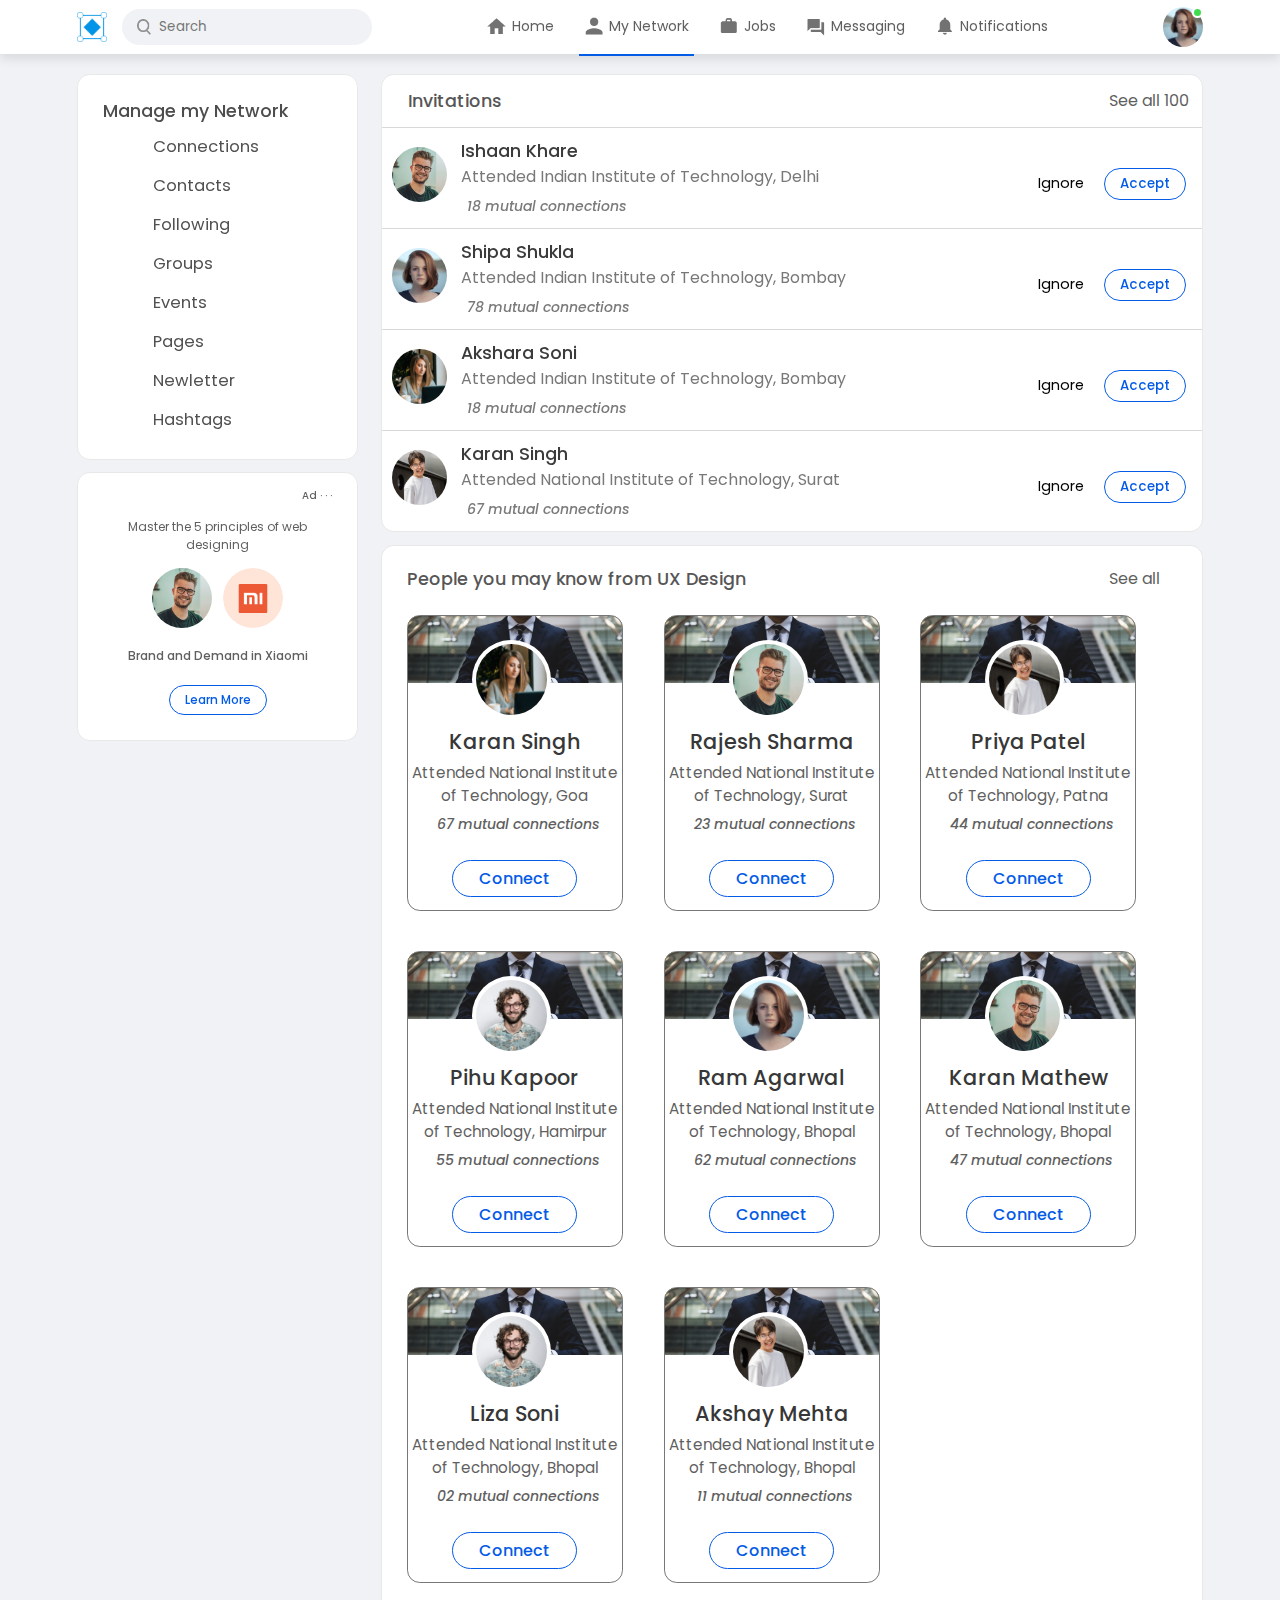
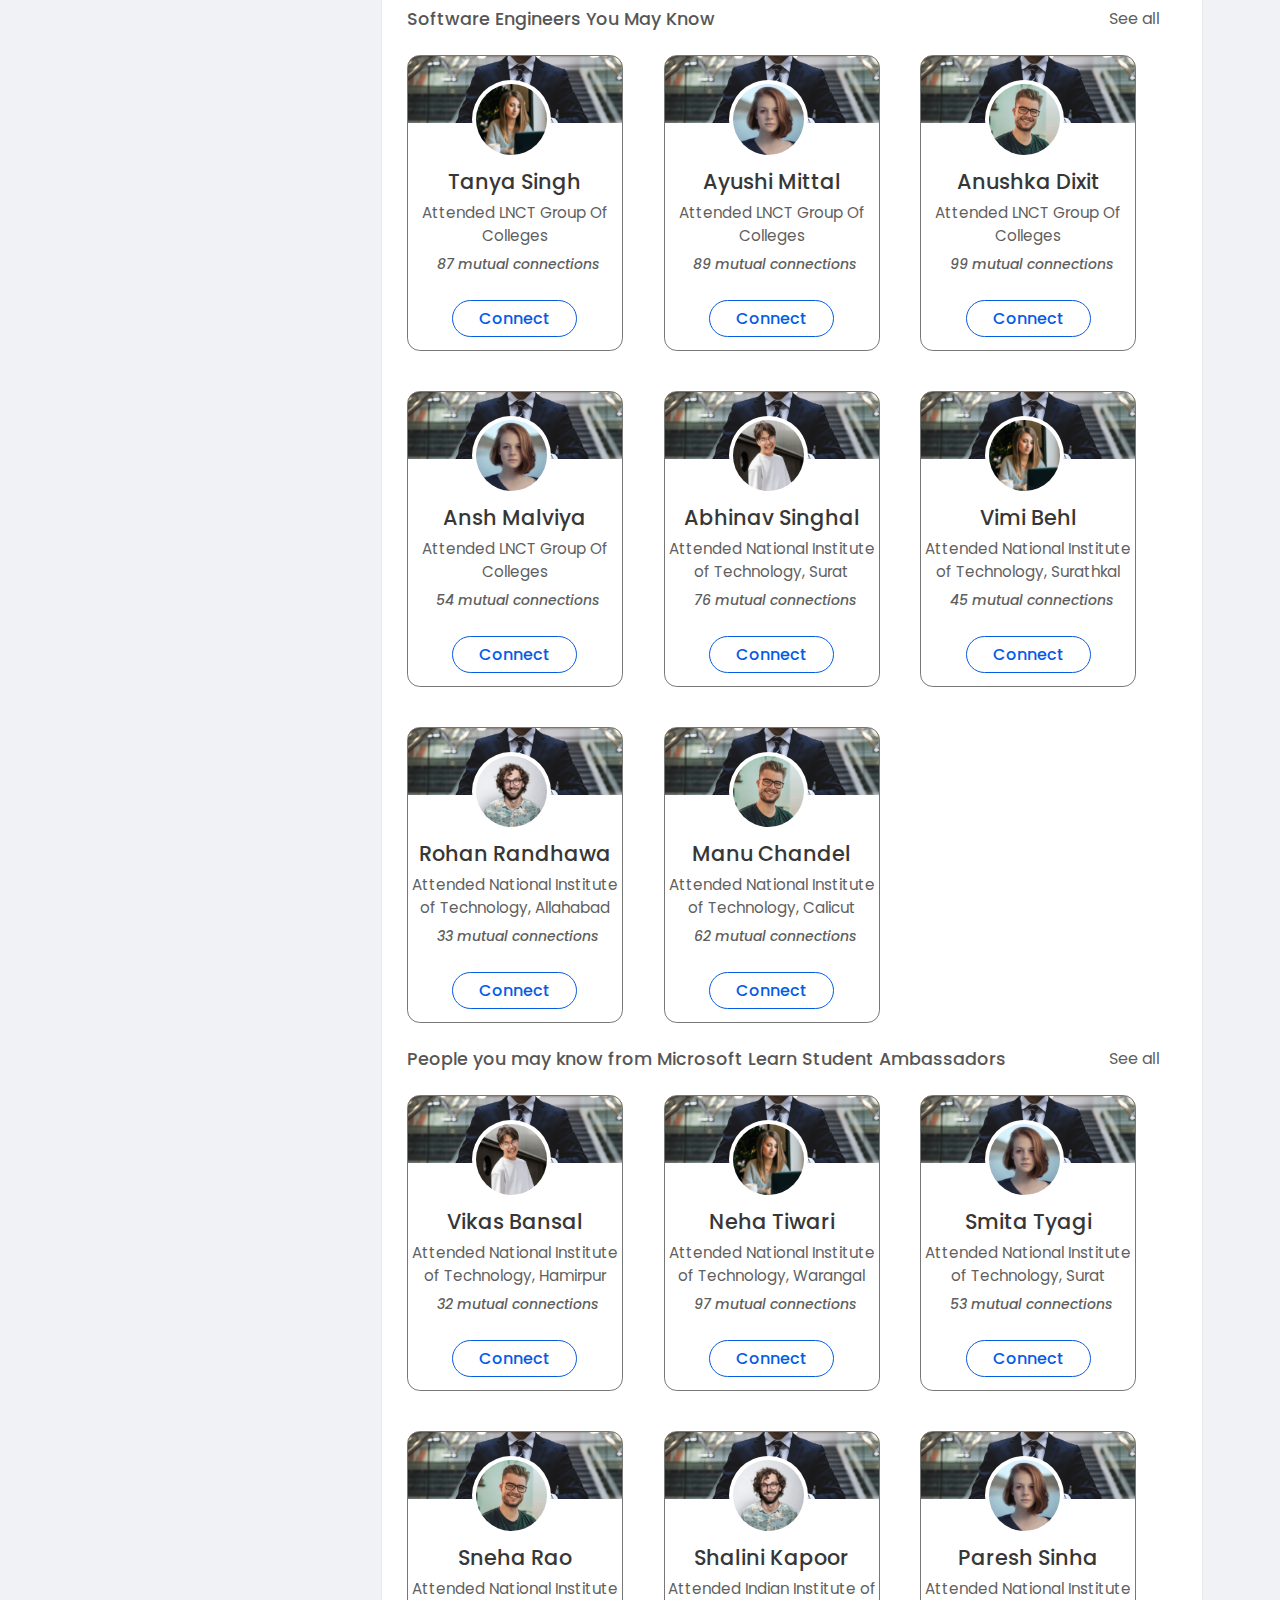
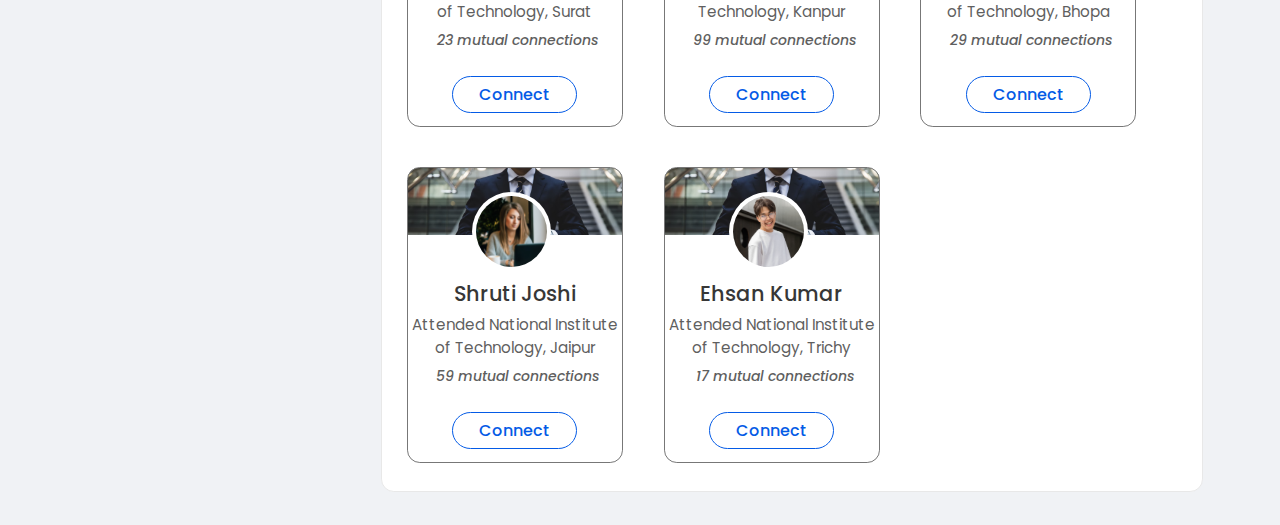
<file: network.html>
<!DOCTYPE html>
<html lang="en">

<head>
    <meta charset="UTF-8">
    <meta name="viewport" content="width=device-width, initial-scale=1.0">
    <title>ConnectPro</title>
    <!-- -----------------google fonts link-------------------- -->
    <link rel="preconnect" href="https://fonts.googleapis.com">
    <link rel="preconnect" href="https://fonts.gstatic.com" crossorigin>
    <link href="https://fonts.googleapis.com/css2?family=Poppins:wght@100;200;300;400;500;600;700;800;900&display=swap"
        rel="stylesheet">
    <!-- ---------------font awesome--------- -->
    <link rel="stylesheet" href="https://cdnjs.cloudflare.com/ajax/libs/font-awesome/6.4.2/css/all.min.css"
        integrity="sha512-z3gLpd7yknf1YoNbCzqRKc4qyor8gaKU1qmn+CShxbuBusANI9QpRohGBreCFkKxLhei6S9CQXFEbbKuqLg0DA=="
        crossorigin="anonymous" referrerpolicy="no-referrer" />
    <!-- -------------custom css------------------ -->
    <link rel="stylesheet" href="./network.css">
    <!-- ------------------favicon------------------- -->
    <link rel="icon" type="image/x-icon" href="./images/newlogo.png">
</head>

<body>
    <!-- -------------------------------navbar-start------------------------------ -->
    <nav class="navbar">
        <div class="navbar-left">
            <a href="index.html" class="logo"><img src="./images/newlogo.png" alt=""></a>
            <div class="search-box">
                <img src="./images/search.png">
                <input type="text" placeholder="Search">
            </div>
        </div>
        <div class="navbar-center">
            <ul>
                <li><a href="./index.html"><img src="./images/home.png" alt=""><span>Home</span></a></li>
                <li><a href="#" class="active-link"><img src="./images/network.png" alt=""><span>My Network</span></a>
                </li>
                <li><a href="./job.html"><img src="./images/jobs.png" alt=""><span>Jobs</span></a></li>
                <li><a href="./messaging.html"><img src="./images/message.png" alt=""><span>Messaging</span></a></li>
                <li><a href="./notification.html"><img src="./images/notification.png"
                            alt=""><span>Notifications</span></a></li>
            </ul>
        </div>
        <div class="navbar-right">
            <div class="online">
                <img src="./images/user-3.png" alt="" class="nav-profile-img" onclick="toggleMenu()">
            </div>
        </div>

        <!-- -----------profile-drop-down-menu----------------- -->
        <div class="profile-menu-wrap" id="profileMenu">
            <div class="profile-menu">
                <div class="user-info">
                    <img src="./images/user-3.png">
                    <div>
                        <h3>Isha Sahu</h3>
                        <a href="./profile.html">See your Profile</a>
                    </div>
                </div>
                <hr>
                <a href="#" class="profile-menu-link">
                    <img src="./images/feedback.png">
                    <p>Give Feedback</p>
                    <span>></span>
                </a>
                <a href="#" class="profile-menu-link">
                    <img src="./images/setting.png">
                    <p>Settings & Privacy</p>
                    <span>></span>
                </a>
                <a href="#" class="profile-menu-link">
                    <img src="./images/help.png">
                    <p>Help & Support</p>
                    <span>></span>
                </a>
                <a href="#" class="profile-menu-link">
                    <img src="./images/display.png">
                    <p>Display & Accessibility</p>
                    <span>></span>
                </a>
                <a href="#" class="profile-menu-link">
                    <img src="./images/logout.png">
                    <p>Logout</p>
                    <span>></span>
                </a>
            </div>
        </div>
    </nav>

    <!-- -----------------------navbar end----------------- -->

    <div class="container">
        <!-- -----------left-sidebar----------- -->
        <div class="left-sidebar">
            <div class="sidebar-manage-network">
                <h2>Manage my Network</h2>
                <div class="manage-network-link">
                    <div class="icon-sidebar">
                        <i class="fa-solid fa-user fa-xl"></i>
                    </div>
                    <h3>Connections</h3>
                </div>
                <div class="manage-network-link">
                    <div class="icon-sidebar">
                        <i class="fa-regular fa-address-book fa-2xl"></i>
                    </div>
                    <h3>Contacts</h3>
                </div>
                <div class="manage-network-link">
                    <div class="icon-sidebar">
                        <i class="fa-solid fa-users fa-2xl"></i>
                    </div>
                    <h3>Following</h3>
                </div>
                <div class="manage-network-link">
                    <div class="icon-sidebar">
                        <i class="fa-solid fa-user-plus fa-2xl"></i>
                    </div>
                    <h3>Groups</h3>
                </div>
                <div class="manage-network-link" id="network-link">
                    <div class="icon-sidebar">
                        <i class="fa-regular fa-calendar-days fa-2xl"></i>
                    </div>
                    <h3>Events</h3>
                </div>
                <div class="manage-network-link" id="network-link">
                    <div class="icon-sidebar">
                        <i class="fa-solid fa-file fa-2xl"></i>
                    </div>
                    <h3>Pages</h3>
                </div>
                <div class="manage-network-link" id="network-link">
                    <div class="icon-sidebar">
                        <i class="fa-regular fa-newspaper fa-2xl"></i>
                    </div>
                    <h3>Newletter</h3>
                </div>
                <div class="manage-network-link" id="network-link">
                    <div class="icon-sidebar">
                        <i class="fa-solid fa-hashtag fa-2xl"></i>
                    </div>
                    <h3>Hashtags</h3>
                </div>
            </div>

            <div class="sidebar-ad">
                <small>Ad · · ·</small>
                <p>Master the 5 principles of web designing</p>
                <div>
                    <img src="./images/user-1.png">
                    <img src="./images/mi-logo.png">
                </div>
                <b>Brand and Demand in Xiaomi</b>
                <a href="#" class="ad-link">Learn More</a>
            </div>
        </div>

        <!-- -----------main-content----------- -->
        <div class="main-content-network">

            <div class="invitations">
                <div class="heading-invite">
                    <h2>Invitations</h2>
                    <a href="#">See all 100</a>
                </div>

                <ul class="invite-list">
                    <li class="invite-card">
                        <div class="invite-card-container">
                            <div class="left-side-invite">
                                <a href="#"><img src="./images/user-1.png" alt=""></a>
                                <div class="invite-card-details">
                                    <h2>Ishaan Khare</h2>
                                    <h3>Attended Indian Institute of Technology, Delhi</h3>
                                    <i class="fa fa-link"><span>18 mutual connections</span></i>
                                </div>
                            </div>
                            <div class="right-side-invite">
                                <button class="btn-ignore" onclick="closeInviteCard()">Ignore</button>
                                <button class="btn-accept" onclick="closeInviteCard()">Accept</button>
                            </div>
                        </div>
                    </li>
                    <li class="invite-card">
                        <div class="invite-card-container">
                            <div class="left-side-invite">
                                <a href="#"><img src="./images/user-3.png" alt=""></a>
                                <div class="invite-card-details">
                                    <h2>Shipa Shukla</h2>
                                    <h3>Attended Indian Institute of Technology, Bombay</h3>
                                    <i class="fa fa-link"><span>78 mutual connections</span></i>
                                </div>
                            </div>
                            <div class="right-side-invite">
                                <button class="btn-ignore">Ignore</button>
                                <button class="btn-accept">Accept</button>
                            </div>
                        </div>
                    </li>
                    <li class="invite-card">
                        <div class="invite-card-container">
                            <div class="left-side-invite">
                                <a href="#"><img src="./images/user-4.png" alt=""></a>
                                <div class="invite-card-details">
                                    <h2>Akshara Soni</h2>
                                    <h3>Attended Indian Institute of Technology, Bombay</h3>
                                    <i class="fa fa-link"><span>18 mutual connections</span></i>
                                </div>
                            </div>
                            <div class="right-side-invite">
                                <button class="btn-ignore">Ignore</button>
                                <button class="btn-accept">Accept</button>
                            </div>
                        </div>
                    </li>
                    <li class="invite-card">
                        <div class="invite-card-container" id="last-card">
                            <div class="left-side-invite">
                                <a href="#"><img src="./images/user-5.png" alt=""></a>
                                <div class="invite-card-details">
                                    <h2>Karan Singh</h2>
                                    <h3>Attended National Institute of Technology, Surat</h3>
                                    <i class="fa fa-link"><span>67 mutual connections</span></i>
                                </div>
                            </div>
                            <div class="right-side-invite">
                                <button class="btn-ignore">Ignore</button>
                                <button class="btn-accept">Accept</button>
                            </div>
                        </div>
                    </li>

                </ul>
            </div>

            <div class="grow-networks">
                <ul class="add-network-list">
                    <!-- ---------------------------connect-to-network-cards---------------------------- -->
                    <li>
                        <div class="head-network">
                            <h2>People you may know from UX Design</h2>
                            <a href="#">See all</a>
                        </div>
                        <ul class="network-list-1">
                            <li class="network-card">
                                <div class="card-details">
                                    <img src="./images/user-4.png" alt="">
                                    <div class="card-info">
                                        <h2>Karan Singh</h2>
                                        <h3>Attended National Institute of Technology, Goa</h3>
                                        <i class="fa fa-link"><span>67 mutual connections</span></i>
                                        <a href="#" class="connect-link"><i class="fa fa-user-plus"
                                                style="color: #1f71ff;"></i>Connect</a>
                                    </div>
                                </div>
                            </li>
                            <li class="network-card">
                                <div class="card-details">
                                    <img src="./images/user-1.png" alt="">
                                    <div class="card-info">
                                        <h2>Rajesh Sharma</h2>
                                        <h3>Attended National Institute of Technology, Surat</h3>
                                        <i class="fa fa-link"><span>23 mutual connections</span></i>
                                        <a href="#" class="connect-link"><i class="fa fa-user-plus"
                                                style="color: #1f71ff;"></i>Connect</a>
                                    </div>
                                </div>
                            </li>
                            <li class="network-card">
                                <div class="card-details">
                                    <img src="./images/user-5.png" alt="">
                                    <div class="card-info">
                                        <h2>Priya Patel</h2>
                                        <h3>Attended National Institute of Technology, Patna</h3>
                                        <i class="fa fa-link"><span>44 mutual connections</span></i>
                                        <a href="#" class="connect-link"><i class="fa fa-user-plus"
                                                style="color: #1f71ff;"></i>Connect</a>
                                    </div>
                                </div>
                            </li>
                            <li class="network-card">
                                <div class="card-details">
                                    <img src="./images/user-2.png" alt="">
                                    <div class="card-info">
                                        <h2>Pihu Kapoor</h2>
                                        <h3>Attended National Institute of Technology, Hamirpur</h3>
                                        <i class="fa fa-link"><span>55 mutual connections</span></i>
                                        <a href="#" class="connect-link"><i class="fa fa-user-plus"
                                                style="color: #1f71ff;"></i>Connect</a>
                                    </div>
                                </div>
                            </li>
                            <li class="network-card">
                                <div class="card-details">
                                    <img src="./images/user-3.png" alt="">
                                    <div class="card-info">
                                        <h2>Ram Agarwal</h2>
                                        <h3>Attended National Institute of Technology, Bhopal</h3>
                                        <i class="fa fa-link"><span>62 mutual connections</span></i>
                                        <a href="#" class="connect-link"><i class="fa fa-user-plus"
                                                style="color: #1f71ff;"></i>Connect</a>
                                    </div>
                                </div>
                            </li>
                            <li class="network-card">
                                <div class="card-details">
                                    <img src="./images/user-1.png" alt="">
                                    <div class="card-info">
                                        <h2>Karan Mathew</h2>
                                        <h3>Attended National Institute of Technology, Bhopal</h3>
                                        <i class="fa fa-link"><span>47 mutual connections</span></i>
                                        <a href="#" class="connect-link"><i class="fa fa-user-plus"
                                                style="color: #1f71ff;"></i>Connect</a>
                                    </div>
                                </div>
                            </li>
                            <li class="network-card">
                                <div class="card-details">
                                    <img src="./images/user-2.png" alt="">
                                    <div class="card-info">
                                        <h2>Liza Soni</h2>
                                        <h3>Attended National Institute of Technology, Bhopal</h3>
                                        <i class="fa fa-link"><span>02 mutual connections</span></i>
                                        <a href="#" class="connect-link"><i class="fa fa-user-plus"
                                                style="color: #1f71ff;"></i>Connect</a>
                                    </div>
                                </div>
                            </li>
                            <li class="network-card">
                                <div class="card-details">
                                    <img src="./images/user-5.png" alt="">
                                    <div class="card-info">
                                        <h2>Akshay Mehta</h2>
                                        <h3>Attended National Institute of Technology, Bhopal</h3>
                                        <i class="fa fa-link"><span>11 mutual connections</span></i>
                                        <a href="#" class="connect-link"><i class="fa fa-user-plus"
                                                style="color: #1f71ff;"></i>Connect</a>
                                    </div>
                                </div>
                            </li>
                        </ul>
                        <ul class="add-network-list">
                            <li>
                                <div class="head-network">
                                    <h2>Software Engineers You May Know</h2>
                                    <a href="#">See all</a>
                                </div>
                                <ul class="network-list-1">
                                    <li class="network-card">
                                        <div class="card-details">
                                            <img src="./images/user-4.png" alt="">
                                            <div class="card-info">
                                                <h2>Tanya Singh</h2>
                                                <h3>Attended LNCT Group Of Colleges</h3>
                                                <i class="fa fa-link"><span>87 mutual connections</span></i>
                                                <a href="#" class="connect-link"><i class="fa fa-user-plus"
                                                        style="color: #1f71ff;"></i>Connect</a>
                                            </div>
                                        </div>
                                    </li>
                                    <li class="network-card">
                                        <div class="card-details">
                                            <img src="./images/user-3.png" alt="">
                                            <div class="card-info">
                                                <h2>Ayushi Mittal</h2>
                                                <h3>Attended LNCT Group Of Colleges</h3>
                                                <i class="fa fa-link"><span>89 mutual connections</span></i>
                                                <a href="#" class="connect-link"><i class="fa fa-user-plus"
                                                        style="color: #1f71ff;"></i>Connect</a>
                                            </div>
                                        </div>
                                    </li>
                                    <li class="network-card">
                                        <div class="card-details">
                                            <img src="./images/user-1.png" alt="">
                                            <div class="card-info">
                                                <h2>Anushka Dixit</h2>
                                                <h3>Attended LNCT Group Of Colleges</h3>
                                                <i class="fa fa-link"><span>99 mutual connections</span></i>
                                                <a href="#" class="connect-link"><i class="fa fa-user-plus"
                                                        style="color: #1f71ff;"></i>Connect</a>
                                            </div>
                                        </div>
                                    </li>
                                    <li class="network-card">
                                        <div class="card-details">
                                            <img src="./images/user-3.png" alt="">
                                            <div class="card-info">
                                                <h2>Ansh Malviya</h2>
                                                <h3>Attended LNCT Group Of Colleges</h3>
                                                <i class="fa fa-link"><span>54 mutual connections</span></i>
                                                <a href="#" class="connect-link"><i class="fa fa-user-plus"
                                                        style="color: #1f71ff;"></i>Connect</a>
                                            </div>
                                        </div>
                                    </li>
                                    <li class="network-card">
                                        <div class="card-details">
                                            <img src="./images/user-5.png" alt="">
                                            <div class="card-info">
                                                <h2>Abhinav Singhal</h2>
                                                <h3>Attended National Institute of Technology, Surat</h3>
                                                <i class="fa fa-link"><span>76 mutual connections</span></i>
                                                <a href="#" class="connect-link"><i class="fa fa-user-plus"
                                                        style="color: #1f71ff;"></i>Connect</a>
                                            </div>
                                        </div>
                                    </li>
                                    <li class="network-card">
                                        <div class="card-details">
                                            <img src="./images/user-4.png" alt="">
                                            <div class="card-info">
                                                <h2>Vimi Behl</h2>
                                                <h3>Attended National Institute of Technology, Surathkal</h3>
                                                <i class="fa fa-link"><span>45 mutual connections</span></i>
                                                <a href="#" class="connect-link"><i class="fa fa-user-plus"
                                                        style="color: #1f71ff;"></i>Connect</a>
                                            </div>
                                        </div>
                                    </li>
                                    <li class="network-card">
                                        <div class="card-details">
                                            <img src="./images/user-2.png" alt="">
                                            <div class="card-info">
                                                <h2>Rohan Randhawa</h2>
                                                <h3>Attended National Institute of Technology, Allahabad</h3>
                                                <i class="fa fa-link"><span>33 mutual connections</span></i>
                                                <a href="#" class="connect-link"><i class="fa fa-user-plus"
                                                        style="color: #1f71ff;"></i>Connect</a>
                                            </div>
                                        </div>
                                    </li>
                                    <li class="network-card">
                                        <div class="card-details">
                                            <img src="./images/user-1.png" alt="">
                                            <div class="card-info">
                                                <h2>Manu Chandel</h2>
                                                <h3>Attended National Institute of Technology, Calicut</h3>
                                                <i class="fa fa-link"><span>62 mutual connections</span></i>
                                                <a href="#" class="connect-link"><i class="fa fa-user-plus"
                                                        style="color: #1f71ff;"></i>Connect</a>
                                            </div>
                                        </div>
                                    </li>
                                </ul>
                        <ul class="add-network-list">
                            <li>
                                <div class="head-network">
                                    <h2>People you may know from Microsoft Learn Student Ambassadors</h2>
                                    <a href="#">See all</a>
                                </div>
                                <ul class="network-list-1">
                                    <li class="network-card">
                                        <div class="card-details">
                                            <img src="./images/user-5.png" alt="">
                                            <div class="card-info">
                                                <h2>Vikas Bansal</h2>
                                                <h3>Attended National Institute of Technology, Hamirpur</h3>
                                                <i class="fa fa-link"><span>32 mutual connections</span></i>
                                                <a href="#" class="connect-link"><i class="fa fa-user-plus"
                                                        style="color: #1f71ff;"></i>Connect</a>
                                            </div>
                                        </div>
                                    </li>
                                    <li class="network-card">
                                        <div class="card-details">
                                            <img src="./images/user-4.png" alt="">
                                            <div class="card-info">
                                                <h2>Neha Tiwari</h2>
                                                <h3>Attended National Institute of Technology, Warangal</h3>
                                                <i class="fa fa-link"><span>97 mutual connections</span></i>
                                                <a href="#" class="connect-link"><i class="fa fa-user-plus"
                                                        style="color: #1f71ff;"></i>Connect</a>
                                            </div>
                                        </div>
                                    </li>
                                    <li class="network-card">
                                        <div class="card-details">
                                            <img src="./images/user-3.png" alt="">
                                            <div class="card-info">
                                                <h2>Smita Tyagi</h2>
                                                <h3>Attended National Institute of Technology, Surat</h3>
                                                <i class="fa fa-link"><span>53 mutual connections</span></i>
                                                <a href="#" class="connect-link"><i class="fa fa-user-plus"
                                                        style="color: #1f71ff;"></i>Connect</a>
                                            </div>
                                        </div>
                                    </li>
                                    <li class="network-card">
                                        <div class="card-details">
                                            <img src="./images/user-1.png" alt="">
                                            <div class="card-info">
                                                <h2>Sneha Rao</h2>
                                                <h3>Attended National Institute of Technology, Surat</h3>
                                                <i class="fa fa-link"><span>23 mutual connections</span></i>
                                                <a href="#" class="connect-link"><i class="fa fa-user-plus"
                                                        style="color: #1f71ff;"></i>Connect</a>
                                            </div>
                                        </div>
                                    </li>
                                    <li class="network-card">
                                        <div class="card-details">
                                            <img src="./images/user-2.png" alt="">
                                            <div class="card-info">
                                                <h2>Shalini Kapoor</h2>
                                                <h3>Attended Indian Institute of Technology, Kanpur</h3>
                                                <i class="fa fa-link"><span>99 mutual connections</span></i>
                                                <a href="#" class="connect-link"><i class="fa fa-user-plus"
                                                        style="color: #1f71ff;"></i>Connect</a>
                                            </div>
                                        </div>
                                    </li>
                                    <li class="network-card">
                                        <div class="card-details">
                                            <img src="./images/user-3.png" alt="">
                                            <div class="card-info">
                                                <h2>Paresh Sinha</h2>
                                                <h3>Attended National Institute of Technology, Bhopa</h3>
                                                <i class="fa fa-link"><span>29 mutual connections</span></i>
                                                <a href="#" class="connect-link"><i class="fa fa-user-plus"
                                                        style="color: #1f71ff;"></i>Connect</a>
                                            </div>
                                        </div>
                                    </li>
                                    <li class="network-card">
                                        <div class="card-details">
                                            <img src="./images/user-4.png" alt="">
                                            <div class="card-info">
                                                <h2>Shruti Joshi</h2>
                                                <h3>Attended National Institute of Technology, Jaipur</h3>
                                                <i class="fa fa-link"><span>59 mutual connections</span></i>
                                                <a href="#" class="connect-link"><i class="fa fa-user-plus"
                                                        style="color: #1f71ff;"></i>Connect</a>
                                            </div>
                                        </div>
                                    </li>
                                    <li class="network-card">
                                        <div class="card-details">
                                            <img src="./images/user-5.png" alt="">
                                            <div class="card-info">
                                                <h2>Ehsan Kumar</h2>
                                                <h3>Attended National Institute of Technology, Trichy</h3>
                                                <i class="fa fa-link"><span>17 mutual connections</span></i>
                                                <a href="#" class="connect-link"><i class="fa fa-user-plus"
                                                        style="color: #1f71ff;"></i>Connect</a>
                                            </div>
                                        </div>
                                    </li>
                                </ul>
        
                            </li>
                        </ul>

                    </li>
                </ul>

            </div>
        </div>

        <!-- ---------------custom javascript---------------- -->
        <script src="./script.js"></script>
</body>

</html>
</file>
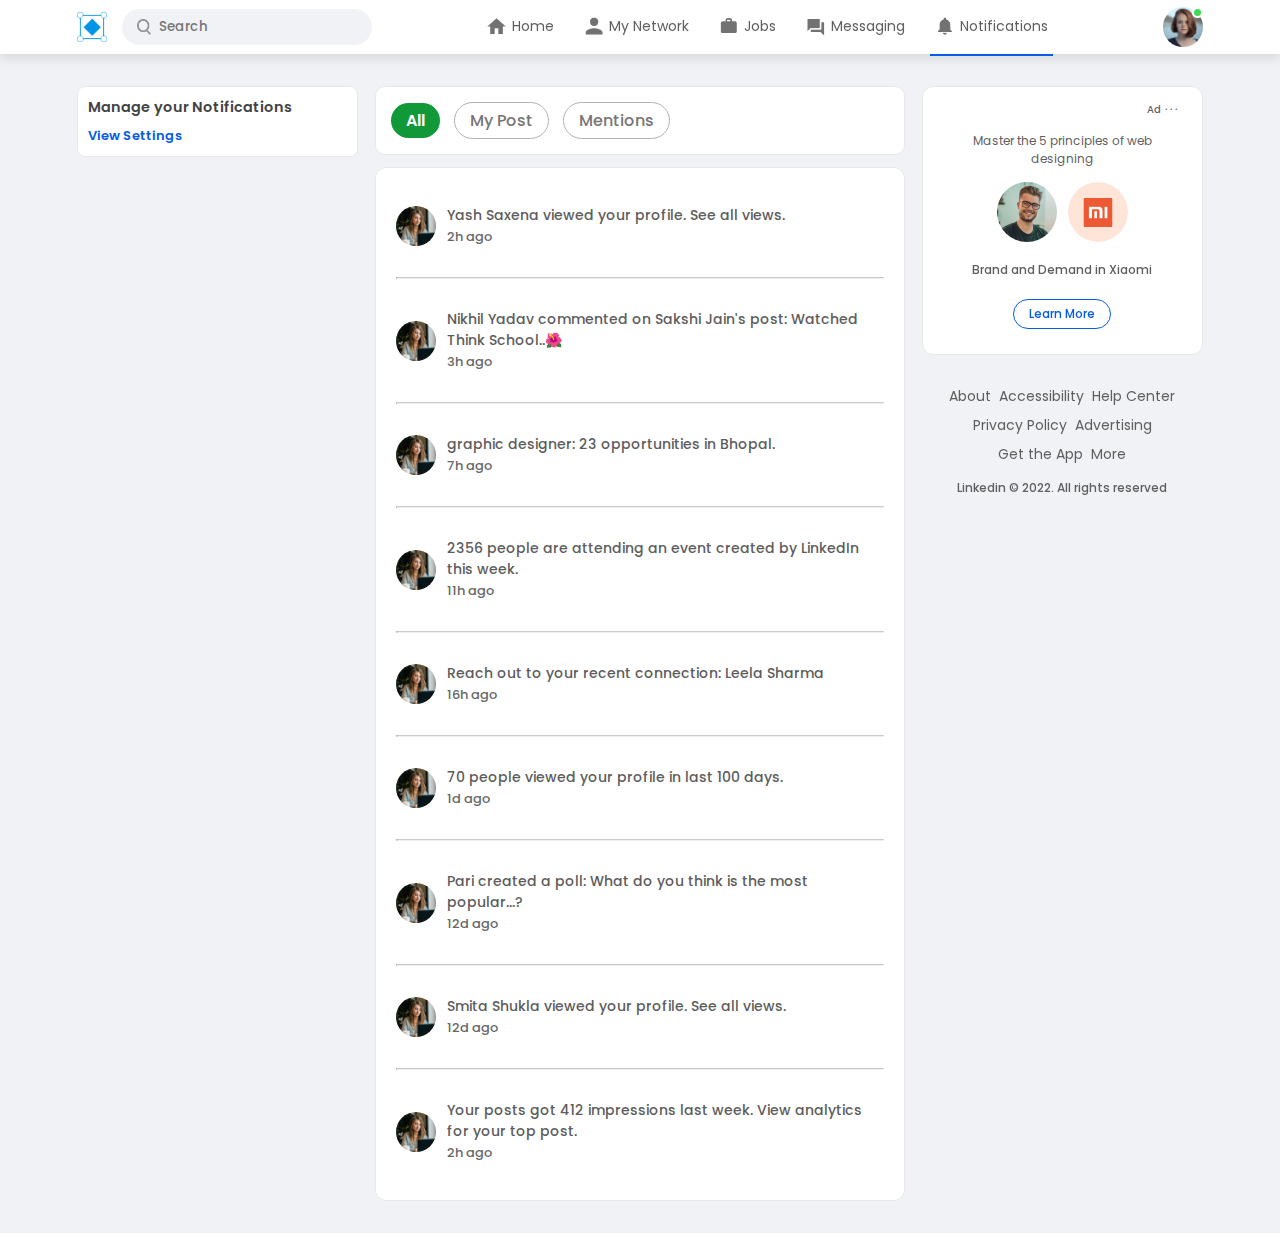
<file: notification.html>
<!DOCTYPE html>
<html lang="en">

<head>
    <meta charset="UTF-8">
    <meta name="viewport" content="width=device-width, initial-scale=1.0">
    <title>ConnectPro</title>
    <!-- -----------------google fonts link-------------------- -->
    <link rel="preconnect" href="https://fonts.googleapis.com">
    <link rel="preconnect" href="https://fonts.gstatic.com" crossorigin>
    <link href="https://fonts.googleapis.com/css2?family=Poppins:wght@100;200;300;400;500;600;700;800;900&display=swap"
        rel="stylesheet">
    <!-- -------------custom css------------------ -->
    <link rel="stylesheet" href="./notification.css">
    <!-- ------------------favicon------------------- -->
    <link rel="icon" type="image/x-icon" href="./images/newlogo.png">
</head>

<body>
    <!-- ----------------------navbar-start------------------- -->
    <nav class="navbar">
        <div class="navbar-left">
            <a href="index.html" class="logo"><img src="./images/newlogo.png" alt=""></a>
            <div class="search-box">
                <img src="./images/search.png">
                <input type="text" placeholder="Search">
            </div>
        </div>
        <div class="navbar-center">
            <ul>
                <li><a href="./index.html"><img src="./images/home.png" alt=""><span>Home</span></a></li>
                <li><a href="./network.html"><img src="./images/network.png" alt=""><span>My Network</span></a></li>
                <li><a href="./job.html"><img src="./images/jobs.png" alt=""><span>Jobs</span></a></li>
                <li><a href="./messaging.html"><img src="./images/message.png" alt=""><span>Messaging</span></a></li>
                <li><a href="#" class="active-link"><img src="./images/notification.png"
                            alt=""><span>Notifications</span></a></li>
            </ul>
        </div>
        <div class="navbar-right">
            <div class="online">
                <img src="./images/user-3.png" alt="" class="nav-profile-img" onclick="toggleMenu()">
            </div>
        </div>

        <!-- -----------profile-drop-down-menu----------------- -->
        <div class="profile-menu-wrap" id="profileMenu">
            <div class="profile-menu">
                <div class="user-info">
                    <img src="./images/user-3.png">
                    <div>
                        <h3>Isha Sahu</h3>
                        <a href="./profile.html">See your Profile</a>
                    </div>
                </div>
                <hr>
                <a href="#" class="profile-menu-link">
                    <img src="./images/feedback.png">
                    <p>Give Feedback</p>
                    <span>></span>
                </a>
                <a href="#" class="profile-menu-link">
                    <img src="./images/setting.png">
                    <p>Settings & Privacy</p>
                    <span>></span>
                </a>
                <a href="#" class="profile-menu-link">
                    <img src="./images/help.png">
                    <p>Help & Support</p>
                    <span>></span>
                </a>
                <a href="#" class="profile-menu-link">
                    <img src="./images/display.png">
                    <p>Display & Accessibility</p>
                    <span>></span>
                </a>
                <a href="#" class="profile-menu-link">
                    <img src="./images/logout.png">
                    <p>Logout</p>
                    <span>></span>
                </a>
            </div>
        </div>
    </nav>

    <!-- -----------------------navbar end----------------- -->

    <div class="container">
        <!-- -----------left-sidebar----------- -->
        <div class="left-sidebar">
            <div class="sidebar-profile-box" id="sidebar-notifi">
                <h2>Manage your Notifications</h2>
                <h3>View Settings</h3>
            </div>
        </div>

        <!-- -----------main-content----------- -->
        <div class="main-content">
            <div class="notifi-links">
                <a href="#" class="first-link">All</a>
                <a href="#" class="second-link">My Post</a>
                <a href="#" class="second-link">Mentions</a>
            </div>

            <div class="notifi-boxes">
                <div class="notifi-msg">
                    <img src="./images/user-4.png" alt="">
                    <h3>Yash Saxena viewed your profile. See all views. <br> <span>2h ago</span></h3>
                </div>
                <hr>
                <div class="notifi-msg">
                    <img src="./images/user-4.png" alt="">
                    <h3>Nikhil Yadav commented on Sakshi Jain's post: Watched Think School..🌺<br> <span>3h ago</span>
                    </h3>
                </div>
                <hr>
                <div class="notifi-msg">
                    <img src="./images/user-4.png" alt="">
                    <h3>graphic designer: 23 opportunities in Bhopal. <br> <span>7h ago</span></h3>
                </div>
                <hr>
                <div class="notifi-msg">
                    <img src="./images/user-4.png" alt="">
                    <h3>2356 people are attending an event created by LinkedIn this week.
                        <br> <span>11h ago</span>
                    </h3>
                </div>
                <hr>
                <div class="notifi-msg">
                    <img src="./images/user-4.png" alt="">
                    <h3>Reach out to your recent connection: Leela Sharma <br> <span>16h ago</span></h3>
                </div>
                <hr>
                <div class="notifi-msg">
                    <img src="./images/user-4.png" alt="">
                    <h3>70 people viewed your profile in last 100 days. <br> <span>1d ago</span></h3>
                </div>
                <hr>
                <div class="notifi-msg">
                    <img src="./images/user-4.png" alt="">
                    <h3>Pari created a poll: What do you think is the most popular...?<br> <span>12d ago</span></h3>
                </div>
                <hr>
                <div class="notifi-msg">
                    <img src="./images/user-4.png" alt="">
                    <h3>Smita Shukla viewed your profile. See all views. <br> <span>12d ago</span></h3>
                </div>
                <hr>
                <div class="notifi-msg">
                    <img src="./images/user-4.png" alt="">
                    <h3>Your posts got 412 impressions last week. View analytics for your top post.<br> <span>2h ago</span></h3>
                </div>
            </div>
        </div>

        <!-- -----------right-sidebar---------- -->
        <div class="right-sidebar">

            <div class="sidebar-ad">
                <small>Ad &middot; &middot; &middot;</small>
                <p>Master the 5 principles of web designing</p>
                <div>
                    <img src="./images/user-1.png">
                    <img src="./images/mi-logo.png">
                </div>
                <b>Brand and Demand in Xiaomi</b>
                <a href="#" class="ad-link">Learn More</a>
            </div>

            <div class="sidebar-useful-links">
                <a href="#">About</a>
                <a href="#">Accessibility</a>
                <a href="#">Help Center</a>
                <a href="#">Privacy Policy</a>
                <a href="#">Advertising</a>
                <a href="#">Get the App</a>
                <a href="#">More</a>

                <div class="copyright-msg">
                    <p>Linkedin &#169; 2022. All rights reserved</p>
                </div>
            </div>
        </div>
    </div>

    <!-- ---------------custom javascript---------------- -->
    <script src="./script.js"></script>
</body>

</html>
</file>
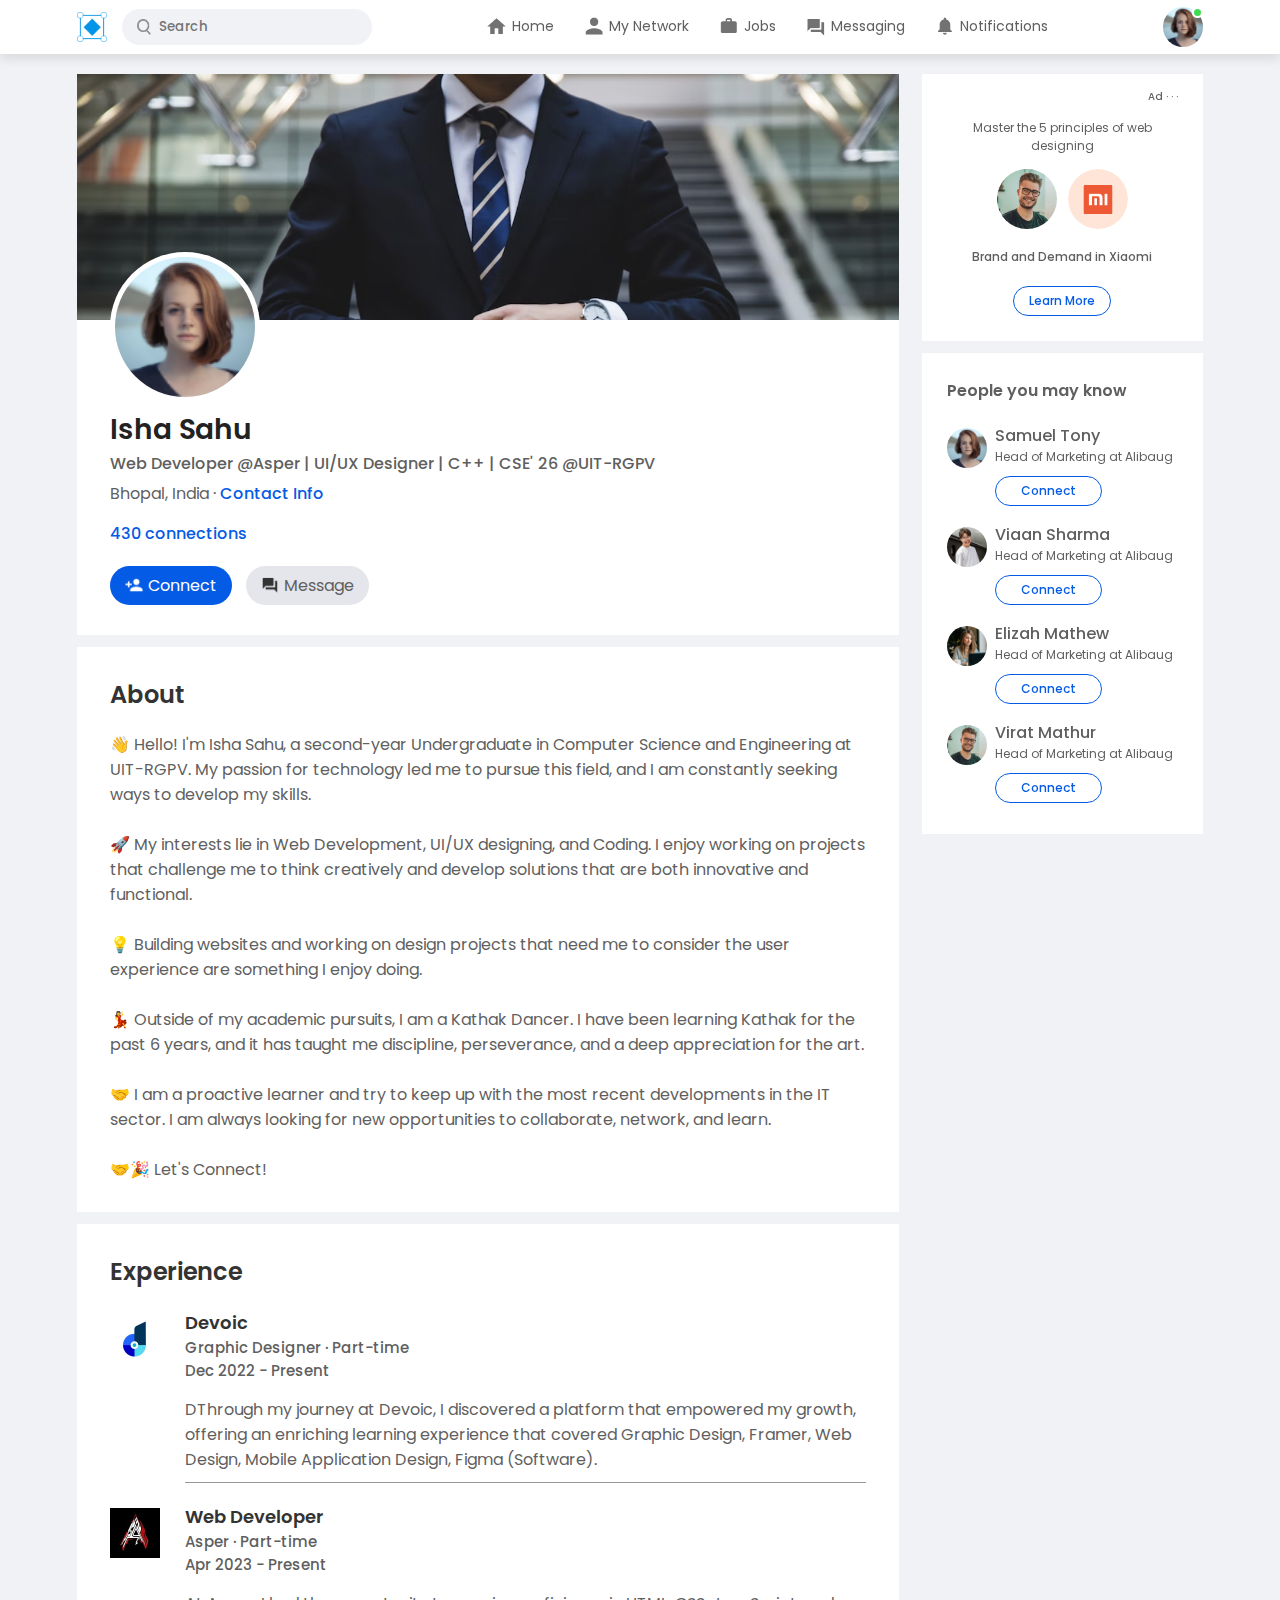
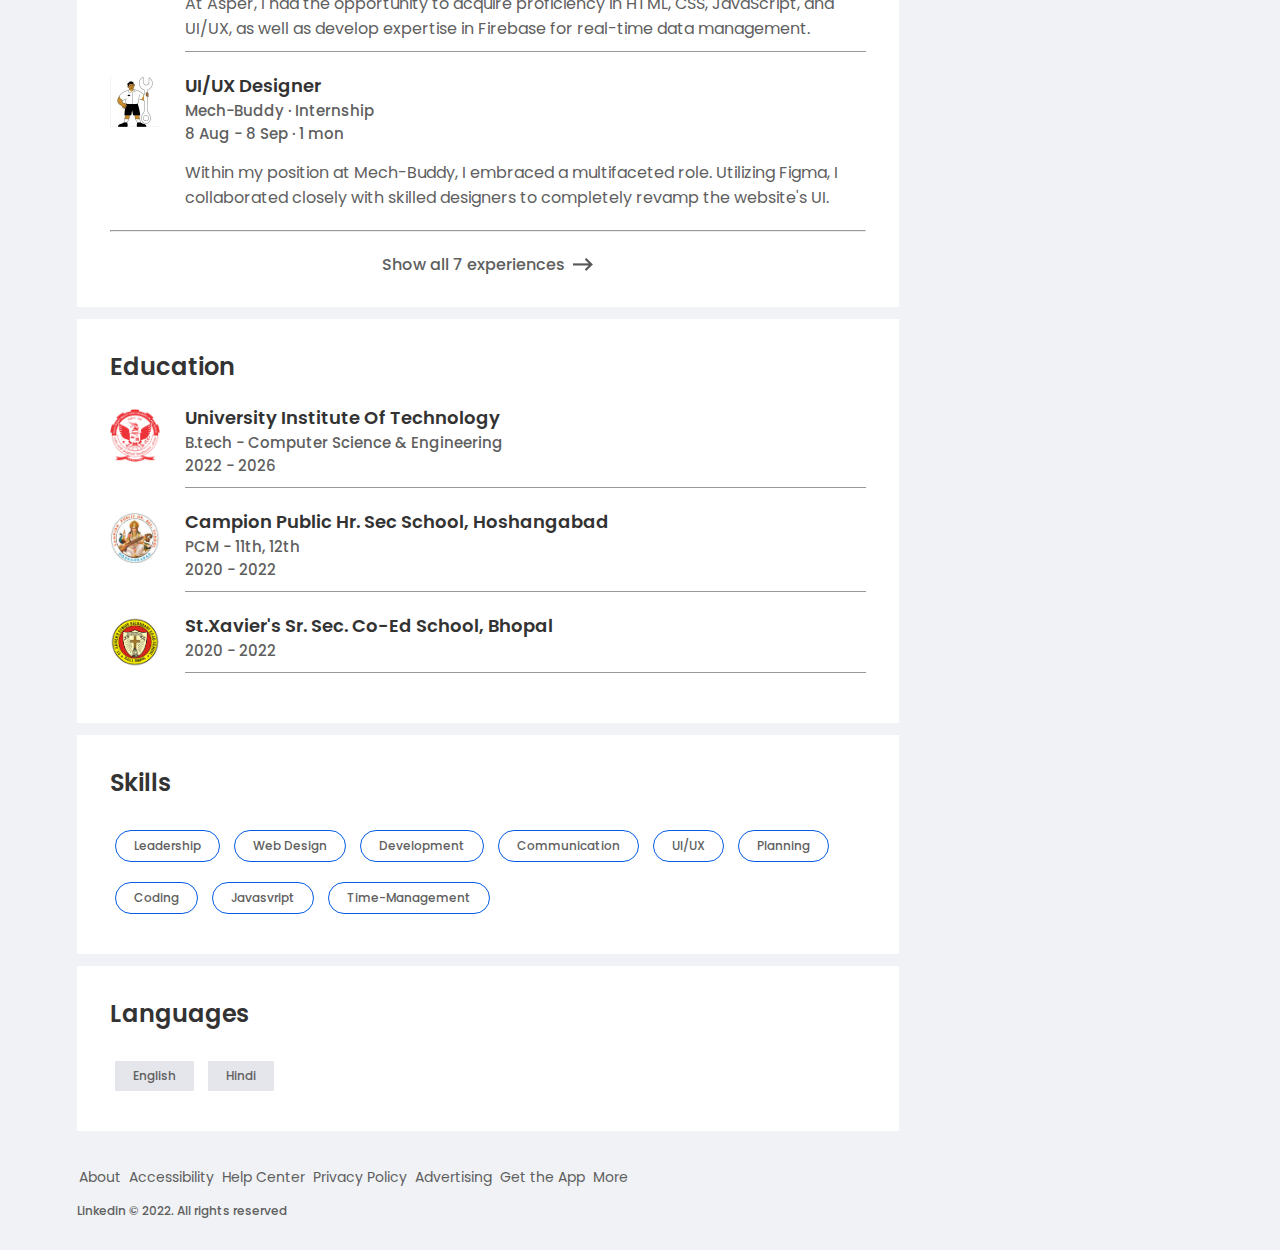
<file: profile.html>
<!DOCTYPE html>
<html lang="en">

<head>
    <meta charset="UTF-8">
    <meta name="viewport" content="width=device-width, initial-scale=1.0">
    <title>ConnectPro</title>
    <!-- --------------------google fonts link---------------- -->
    <link rel="preconnect" href="https://fonts.googleapis.com">
    <link rel="preconnect" href="https://fonts.gstatic.com" crossorigin>
    <link href="https://fonts.googleapis.com/css2?family=Poppins:wght@100;200;300;400;500;600;700;800;900&display=swap"
        rel="stylesheet">
    <!-- -----------custom css--------------- -->
    <link rel="stylesheet" href="./profile.css">
    <!-- ------------------favicon------------------- -->
    <link rel="icon" type="image/x-icon" href="./images/newlogo.png">
</head>

<body>
    <!-- --------------------------navbar-start----------------------- -->
    <nav class="navbar">
        <div class="navbar-left">
            <a href="index.html" class="logo"><img src="./images/newlogo.png" alt=""></a>
            <div class="search-box">
                <img src="./images/search.png">
                <input type="text" placeholder="Search">
            </div>
        </div>
        <div class="navbar-center">
            <ul>
                <li><a href="./index.html"><img src="./images/home.png" alt=""><span>Home</span></a></li>
                <li><a href="./network.html"><img src="./images/network.png" alt=""><span>My Network</span></a></li>
                <li><a href="./job.html"><img src="./images/jobs.png" alt=""><span>Jobs</span></a></li>
                <li><a href="./messaging.html"><img src="./images/message.png" alt=""><span>Messaging</span></a></li>
                <li><a href="./notification.html"><img src="./images/notification.png"
                            alt=""><span>Notifications</span></a></li>
            </ul>
        </div>
        <div class="navbar-right">
            <div class="online">
                <img src="./images/user-3.png" alt="" class="nav-profile-img" onclick="toggleMenu()">
            </div>
        </div>

        <!-- -----------profile-drop-down-menu----------------- -->
        <div class="profile-menu-wrap" id="profileMenu">
            <div class="profile-menu">
                <div class="user-info">
                    <img src="./images/user-3.png">
                    <div>
                        <h3>Isha Sahu</h3>
                        <a href="./profile.html">See your Profile</a>
                    </div>
                </div>
                <hr>
                <a href="#" class="profile-menu-link">
                    <img src="./images/feedback.png">
                    <p>Give Feedback</p>
                    <span>></span>
                </a>
                <a href="#" class="profile-menu-link">
                    <img src="./images/setting.png">
                    <p>Settings & Privacy</p>
                    <span>></span>
                </a>
                <a href="#" class="profile-menu-link">
                    <img src="./images/help.png">
                    <p>Help & Support</p>
                    <span>></span>
                </a>
                <a href="#" class="profile-menu-link">
                    <img src="./images/display.png">
                    <p>Display & Accessibility</p>
                    <span>></span>
                </a>
                <a href="#" class="profile-menu-link">
                    <img src="./images/logout.png">
                    <p>Logout</p>
                    <span>></span>
                </a>
            </div>
        </div>
    </nav>

    <!-- -----------------------navbar end----------------- -->

    <div class="container">
        <!-- ------------profile-main---------- -->
        <div class="profile-main">
            <div class="profile-container">
                <img src="./images/cover-pic.png" alt="" width="100%" class="profile-cover">
                <div class="profile-container-inner">
                    <img src="./images/user-3.png" alt="" class="profile-pic">
                    <h1>Isha Sahu</h1>
                    <b>Web Developer @Asper | UI/UX Designer | C++ | CSE' 26 @UIT-RGPV</b>
                    <p>Bhopal, India &middot; <a href="#">Contact Info</a></p>
                    <div class="mutual-connection">
                        <h3>430 connections</h3>
                    </div>
                    <div class="profile-btn">
                        <a href="#" class="primary-btn"><img src="./images/connect.png" alt="">Connect</a>
                        <a href="#"><img src="./images/chat.png" alt="">Message</a>
                    </div>
                </div>
            </div>

            <!-- --------------------------profile-descriptions-exp-edu--------------------- -->
            <div class="profile-description">
                <h2>About</h2>
                <p>👋 Hello! I'm Isha Sahu, a second-year Undergraduate in Computer Science and Engineering at UIT-RGPV.
                    My
                    passion for technology led me to pursue this field, and I am constantly seeking ways to develop my
                    skills.
                    <br>
                    <br>
                    🚀 My interests lie in Web Development, UI/UX designing, and Coding. I enjoy working on projects
                    that
                    challenge me to think creatively and develop solutions that are both innovative and functional.
                    <br>
                    <br>
                    💡 Building websites and working on design projects that need me to consider the user experience are
                    something I enjoy doing.
                    <br>
                    <br>
                    💃 Outside of my academic pursuits, I am a Kathak Dancer. I have been learning Kathak for the past 6
                    years, and it has taught me discipline, perseverance, and a deep appreciation for the art.
                    <br>
                    <br>
                    🤝 I am a proactive learner and try to keep up with the most recent developments in the IT sector. I
                    am
                    always looking for new opportunities to collaborate, network, and learn.
                    <br>
                    <br>
                    🤝🎉 Let's Connect!
                </p>
            </div>

            <div class="profile-description">
                <h2>Experience</h2>
                <div class="profile-desc-row">
                    <img src="./images/devoic.jpeg" alt="">
                    <div>
                        <h3>Devoic</h3>
                        <b>Graphic Designer &middot; Part-time</b>
                        <b>Dec 2022 - Present</b>
                        <p>DThrough my journey at Devoic, I discovered a platform that empowered my growth, offering an
                            enriching learning experience that covered Graphic Design, Framer,
                            Web Design, Mobile Application Design, Figma (Software).</p>
                        <hr>
                    </div>
                </div>
                <div class="profile-desc-row">
                    <img src="./images/asper.jpeg" alt="">
                    <div>
                        <h3>Web Developer</h3>
                        <b>Asper &middot; Part-time</b>
                        <b>Apr 2023 - Present</b>
                        <p>At Asper, I had the opportunity to acquire proficiency in HTML, CSS, JavaScript, and UI/UX,
                            as well as develop expertise in Firebase for real-time data management.</p>
                        <hr>
                    </div>
                </div>
                <div class="profile-desc-row">
                    <img src="./images/mechbuddy.jpeg" alt="">
                    <div>
                        <h3>UI/UX Designer</h3>
                        <b>Mech-Buddy &middot; Internship</b>
                        <b>8 Aug - 8 Sep &middot; 1 mon</b>
                        <p>Within my position at Mech-Buddy, I embraced a multifaceted role. Utilizing Figma, I
                            collaborated closely with skilled designers to completely revamp the website's UI.</p>
                    </div>
                </div>
                <hr>
                <a href="#" class="experience-link">Show all 7 experiences <img src="./images/right-arrow.png"
                        alt=""></a>
            </div>

            <div class="profile-description">
                <h2>Education</h2>
                <div class="profile-desc-row">
                    <img src="./images/college.png" alt="">
                    <div>
                        <h3>University Institute Of Technology</h3>
                        <b>B.tech - Computer Science & Engineering</b>
                        <b>2022 - 2026</b>
                        <hr>
                    </div>
                </div>
                <div class="profile-desc-row">
                    <img src="./images/high-school.jpeg" alt="">
                    <div>
                        <h3>Campion Public Hr. Sec School, Hoshangabad</h3>
                        <b>PCM - 11th, 12th</b>
                        <b>2020 - 2022</b>
                        <hr>
                    </div>
                </div>
                <div class="profile-desc-row">
                    <img src="./images/school.png" alt="">
                    <div>
                        <h3>St.Xavier's Sr. Sec. Co-Ed School, Bhopal</h3>
                        <b>2020 - 2022</b>
                        <hr>
                    </div>
                </div>
            </div>

            <div class="profile-description">
                <h2>Skills</h2>
                <a href="#" class="skills-btn">Leadership</a>
                <a href="#" class="skills-btn">Web Design</a>
                <a href="#" class="skills-btn">Development</a>
                <a href="#" class="skills-btn">Communication</a>
                <a href="#" class="skills-btn">UI/UX</a>
                <a href="#" class="skills-btn">Planning</a>
                <a href="#" class="skills-btn">Coding</a>
                <a href="#" class="skills-btn">Javasvript</a>
                <a href="#" class="skills-btn">Time-Management</a>
            </div>

            <div class="profile-description">
                <h2>Languages</h2>
                <a href="#" class="language-btn">English</a>
                <a href="#" class="language-btn">Hindi</a>
            </div>

        </div>

        <!-- -------------profile-sidebar--------------- -->
        <div class="profile-sidebar">
            <div class="sidebar-ad">
                <small>Ad &middot; &middot; &middot;</small>
                <p>Master the 5 principles of web designing</p>
                <div>
                    <img src="./images/user-1.png">
                    <img src="./images/mi-logo.png">
                </div>
                <b>Brand and Demand in Xiaomi</b>
                <a href="#" class="ad-link">Learn More</a>
            </div>

            <div class="sidebar-people">
                <h3>People you may know</h3>
                <div class="sidebar-people-row">
                    <img src="./images/user-3.png" alt="">
                    <div>
                        <h2>Samuel Tony</h2>
                        <p>Head of Marketing at Alibaug</p>
                        <a href="#">Connect</a>
                    </div>
                </div>
                <div class="sidebar-people-row">
                    <img src="./images/user-5.png" alt="">
                    <div>
                        <h2>Viaan Sharma</h2>
                        <p>Head of Marketing at Alibaug</p>
                        <a href="#">Connect</a>
                    </div>
                </div>
                <div class="sidebar-people-row">
                    <img src="./images/user-4.png" alt="">
                    <div>
                        <h2>Elizah Mathew</h2>
                        <p>Head of Marketing at Alibaug</p>
                        <a href="#">Connect</a>
                    </div>
                </div>
                <div class="sidebar-people-row">
                    <img src="./images/user-1.png" alt="">
                    <div>
                        <h2>Virat Mathur</h2>
                        <p>Head of Marketing at Alibaug</p>
                        <a href="#">Connect</a>
                    </div>
                </div>
            </div>
        </div>
    </div>

    <!-- -------------profile-footer------------ -->

    <div class="profile-footer">
        <div class="sidebar-useful-links">
            <a href="#">About</a>
            <a href="#">Accessibility</a>
            <a href="#">Help Center</a>
            <a href="#">Privacy Policy</a>
            <a href="#">Advertising</a>
            <a href="#">Get the App</a>
            <a href="#">More</a>

            <div class="copyright-msg">
                <p>Linkedin &#169; 2022. All rights reserved</p>
            </div>
        </div>
    </div>

    <!-- ---------------custom javascript---------------- -->
    <script src="./script.js"></script>
</body>

</html>
</file>
<file: style.css>
* {
    margin: 0;
    padding: 0;
    box-sizing: border-box;
    font-family: 'Poppins', sans-serif;
}

body {
    background: #f0f2f5;
    color: #5f5f5f;
}

a {
    text-decoration: none;
    color: #5f5f5f;
}

/* --------------------------------------navbar-start-------------------------------- */
.navbar {
    display: flex;
    align-items: center;
    justify-content: space-between;
    background: #fff;
    padding: 6px 6%;
    position: sticky;
    top: 0;
    z-index: 100;
    box-shadow: 0 5px 10px rgba(0, 0, 0, 0.1);
}

.logo img {
    width: 30px;
    margin-right: 15px;
    display: block;
}

.navbar-center ul li {
    display: inline-block;
    list-style: none;
}

.navbar-center ul li a {
    display: flex;
    align-items: center;
    font-size: 14px;
    margin: 5px 8px;
    padding-right: 5px;
    position: relative;
}

.navbar-center ul li a img {
    width: 30px;
}

.navbar-center ul li a::after {
    content: '';
    width: 0;
    height: 2px;
    background: #045be6;
    position: absolute;
    bottom: -15px;
    transition: width 0.3s;
}

.navbar-center ul li a:hover::after,
.navbar-center ul li a.active-link::after {
    width: 100%;
}

.nav-profile-img {
    width: 40px;
    border-radius: 50%;
    display: block;
    cursor: pointer;
    position: relative;
}

.online {
    position: relative;
}

.online::after {
    content: '';
    width: 7px;
    height: 7px;
    border: 2px solid #fff;
    border-radius: 50%;
    right: 0px;
    top: 0px;
    background: #41db51;
    position: absolute;
}

.search-box {
    background: #f0f2f5;
    width: 250px;
    border-radius: 20px;
    display: flex;
    align-items: center;
    padding: 0 15px;
}

.navbar-left {
    display: flex;
    align-items: center;
}

.search-box img {
    width: 14px;
}

.search-box input {
    width: 100%;
    background: transparent;
    outline: none;
    padding: 8px;
    border: 0;
}

/* ----------------------------------------------navbar-end------------------------------------------- */

/* -------------------------------------------------landing-page-start------------------------------------------- */
.container {
    padding: 20px 6%;
    display: flex;
    flex-wrap: wrap;
    justify-content: space-between;
}

/* ---------left-sidebar--------- */
.left-sidebar {
    flex-basis: 25%;
    align-self: flex-start;
    position: sticky;
    top: 73px;
}

.sidebar-profile-box {
    background: #fff;
    border-radius: 0.8rem;
    border: 1px solid #dedede;
}

.sidebar-profile-box img{
    border-radius: 0.8rem 0.8rem 0 0;
}

.sidebar-profile-info {
    padding: 0 25px;
}

.sidebar-profile-info img {
    width: 90px;
    border-radius: 50%;
    background: #fff;
    padding: 4px;
    margin-top: -45px;
}

.sidebar-profile-info h1 {
    font-size: 20px;
    font-weight: 600;
    color: #222;
}

.sidebar-profile-info h3 {
    font-size: 14px;
    font-weight: 500;
    color: #777;
}

.sidebar-profile-info ul {
    list-style: none;
    margin: 20px 0;
}

.sidebar-profile-info ul li {
    width: 100%;
    margin: 5px 0;
    font-size: 13px;
}

.sidebar-profile-info ul li span {
    float: right;
    color: #045be6;
}

.sidebar-profile-link {
    display: flex;
    align-items: center;
    border-top: 1px solid #ccc;
}

.sidebar-profile-link a {
    flex-basis: 50%;
    display: flex;
    align-items: center;
    justify-content: center;
    padding: 15px 0;
    font-size: 13px;
    border-left: 1px solid #ccc;
}

.sidebar-profile-link a:first-child {
    border-left: 0;
}

.sidebar-profile-link img {
    width: 20px;
    margin-right: 10px;
}

.sidebar-activity {
    background: #fff;
    padding: 5px 25px;
    margin: 12px 0;
    border-radius: 0.8rem;
    border: 1px solid #dedede;
}

.sidebar-activity h3 {
    color: #777;
    font-size: 14px;
    font-weight: 500;
    margin: 20px 0 10px;
}

.sidebar-activity a {
    display: flex;
    align-items: center;
    font-size: 12px;
    font-family: 500;
    color: #888;
    margin: 3px 0;
}

.sidebar-activity a img {
    width: 20px;
    margin-right: 10px;
}

.discover-more-link {
    border-top: 1px solid #ccc;
    text-align: center;
    margin-top: 20px;
    margin-left: -25px;
    margin-right: -25px;
}

.discover-more-link a {
    color: #045be6;
    display: inline-block;
    margin: 10px 0;
}

/* ----------right-sidebar------- */
.right-sidebar {
    flex-basis: 25%;
    align-self: self-start;
    position: sticky;
    top: 73px;
}

.sidebar-news {
    background: #fff;
    padding: 10px 25px;
    border-radius: 0.8rem;
    border: 1px solid #e8e8e8;
}

.info-icon {
    width: 15px;
    float: right;
    margin-top: 15px;
}

.sidebar-news h3 {
    font-size: 18px;
    font-weight: 600;
    color: #333;
    margin: 10px 0 30px;
}

.sidebar-news a {
    display: block;
    font-size: 12px;
    font-weight: 600;
    margin-top: 10px;
    margin-bottom: -5px;
}

.sidebar-news span {
    font-size: 12px;
}

.sidebar-news .read-more-link {
    color: #045be6;
    font-weight: 500;
    margin: 20px 0 10px;
}

.sidebar-ad {
    background: #fff;
    padding: 15px 25px;
    text-align: center;
    margin: 12px 0;
    font-size: 12px;
    border-radius: 0.8rem;
    border: 1px solid #e8e8e8;
}

.sidebar-ad img {
    width: 60px;
    border-radius: 50%;
    margin: 4px;
}

.sidebar-ad small {
    float: right;
    font-weight: 500;
}

.sidebar-ad p {
    margin-top: 30px;
    margin-bottom: 10px;
}

.sidebar-ad b {
    display: block;
    font-weight: 500;
    margin-top: 10px;
}

.ad-link {
    display: inline-block;
    border: 1px solid #045be6;
    border-radius: 30px;
    padding: 5px 15px;
    color: #045be6;
    font-weight: 500;
    margin: 20px auto 10px;
}

.sidebar-useful-links {
    padding: 15px 25px;
    text-align: center;
}

.sidebar-useful-links a {
    display: inline-block;
    font-size: 14px;
    margin: 4px 2px;
}

.copyright-msg {
    display: flex;
    align-items: center;
    justify-content: center;
    font-size: 12px;
    margin-top: 10px;
    font-weight: 500
}

.copyright-msg img {
    width: 18px;
    margin-right: 4px;
}

/* ---------main-content----------- */
.main-content {
    flex-basis: 47%;
}

.create-post {
    background: #fff;
    border-radius: 0.8rem;
    border: 1px solid #e8e8e8;
}

.create-post-input {
    padding: 20px 25px 10px;
    display: flex;
    align-items: flex-start;
}

.create-post-input img {
    width: 35px;
    border-radius: 50%;
    margin-right: 10px;
}

.create-post-input textarea {
    width: 100%;
    border: 0;
    outline: 0;
    resize: none;
    background: transparent;
    margin-top: 8px;
    height: 40px;
}

::placeholder {
    font-weight: 500;
}

.create-post-links {
    display: flex;
    align-items: flex-start;
}

.create-post-links li {
    list-style: none;
    border-top: 1px solid #ccc;
    border-right: 1px solid #ccc;
    flex-basis: 25%;
    height: 40px;
    font-size: 13px;
    display: flex;
    align-items: center;
    justify-content: center;
    cursor: pointer;
}

.create-post-links li img {
    width: 15px;
    margin-right: 5px;
}

.create-post-links li:last-child {
    background: #045be6;
    color: #fff;
    border-top: 0;
    border-right: 0;
    border-radius: 0 0 0.8rem 0;
}

.sort-by {
    display: flex;
    align-items: center;
    margin: 10px 0;
}

.sort-by hr {
    flex: 1;
    border: 0;
    height: 1px;
    background: #ccc;
}

.sort-by p {
    font-size: 13px;
    padding-left: 5px;
}

.sort-by p span {
    font-weight: 600;
    cursor: pointer;
}

.sort-by p img {
    width: 12px;
    margin-left: 3px;
}

.post {
    background: #fff;
    padding: 20px 25px 5px;
    margin: 5px 0 15px;
    border-radius: 0.7rem;
    border: 1px solid #e8e8e8;
}

.post-author {
    display: flex;
    align-items: flex-start;
    margin-bottom: 20px;
}

.post-author img {
    width: 35px;
    border-radius: 50%;
    margin-right: 10px;
    margin-top: 5px;
}

.post-author h1 {
    font-size: 18px;
    font-weight: 600;
    color: #333;
}

.post-author small {
    display: block;
    margin-bottom: -2px;
}

.post p {
    font-size: 14px;
    margin-bottom: 15px;
}

.post-stats {
    display: flex;
    flex-wrap: wrap;
    align-items: center;
    justify-content: space-between;
    font-size: 12px;
    border-bottom: 1px solid #ccc;
    padding-bottom: 6px;
}

.post-stats div {
    display: flex;
    align-items: center;
}

.post-stats img {
    width: 15px;
    margin-right: -5px;
}

.liked-users {
    margin-left: 10px;
}

.post-activity {
    display: flex;
    align-items: center;
    justify-content: space-between;
    padding: 10px 0;
    font-size: 14px;
    font-weight: 500;
}

.post-activity div {
    display: flex;
    align-items: center;
}

.post-activity-user-icon {
    width: 22px;
    border-radius: 50%;
}

.post-activity-arrow-icon {
    width: 12px;
    margin-left: 5px;
}

.post-activity-link img {
    width: 18px;
    margin-right: 8px;
}

/* ----------profile-drop-down-menu------------ */
#showMoreLink {
    display: none;
}
.profile-menu-wrap {
    position: absolute;
    top: 100%;
    right: 5%;
    width: 320px;
    max-height: 0;
    overflow: hidden;
    transition: max-height 0.5s;
}

.profile-menu-wrap.open-menu {
    max-height: 400px;
    border-radius: 0.6rem;
}

.profile-menu {
    background: #222;
    color: #fff;
    padding: 20px;
    margin: 10px;
}

.user-info {
    display: flex;
    align-items: center;
}

.user-info img {
    width: 50px;
    border-radius: 50%;
    margin-right: 15px;
}

.user-info h3 {
    font-weight: 500;
    margin-bottom: -7px;
}

.user-info a {
    color: #c9dbf8;
    font-size: 13px;
}

.profile-menu hr {
    border: 0;
    height: 1px;
    width: 100%;
    background: #fff;
    margin: 15px 0 10px;
}

.profile-menu-link {
    display: flex;
    align-items: center;
    color: #fff;
    margin: 12px 0;
    font-size: 14px;
}

.profile-menu-link p {
    width: 100%;
}

.profile-menu-link img {
    width: 35px;
    border-radius: 50%;
    margin-right: 15px;
}
/* ------------------------------------------------------------landing-page-end------------------------------------------------------ */

/* ------------------------------------------media query for navbar-------------------------------------------- */
@media only screen and (max-width: 600px) {
    .search-box {
        background: transparent;
        width: auto;
        padding: 0;
    }

    .search-box input {
        width: 0;
        padding: 0;
    }

    .navbar-center ul li a span {
        display: none;
    }

    .navbar-center ul li a {
        padding-right: 0;
        margin: 5px;
    }

    .nav-profile-img {
        width: 30px;
    }

    /* -------------------------------media query for home page-------------------- */
    .container {
        padding: 15px 3%
    }

    .left-sidebar,
    .right-sidebar {
        flex-basis: 100%;
        position: relative;
        top: unset;
    }

    .main-content {
        flex-basis: 100%;
    }

    .post-stats div {
        margin: 2px 0;
    }

    .post-activity-link span {
        display: none;
    }

    .post-activity-link img {
        margin-right: 0;
    }
    
    /* -------------------------------------media query for profile page-------------------------------*/
    .profile-main,
    .profile-sidebar {
        flex-basis: 100%;
    }

    .profile-container {
        font-size: 14px;
    }

    .profile-pic {
        width: 100px;
        margin-top: -50px;
    }

    .profile-description {
        font-size: 14px;
    }

    .mutual-connection h3 {
        font-size: 0.85rem;
    }

    #showMoreLink {
        display: block;
        width: fit-content;
        margin: 10px auto;
        font-size: 14px;
        cursor: pointer;
    }

    .sidebar-activity {
        display: none;
    }

    .sidebar-activity.open-activity {
        display: block;
    }
}
</file>
<file: job.css>
* {
    margin: 0;
    padding: 0;
    box-sizing: border-box;
    font-family: 'Poppins', sans-serif;
}

body {
    background: #f0f2f5;
    color: #5f5f5f;
}

a {
    text-decoration: none;
    color: #5f5f5f;
}

/* --------------------------------------navbar-start-------------------------------- */
.navbar {
    display: flex;
    align-items: center;
    justify-content: space-between;
    background: #fff;
    padding: 6px 6%;
    position: sticky;
    top: 0;
    z-index: 100;
    box-shadow: 0 5px 10px rgba(0, 0, 0, 0.1);
}

.logo img {
    width: 30px;
    margin-right: 15px;
    display: block;
}

.navbar-center ul li {
    display: inline-block;
    list-style: none;
}

.navbar-center ul li a {
    display: flex;
    align-items: center;
    font-size: 14px;
    margin: 5px 8px;
    padding-right: 5px;
    position: relative;
}

.navbar-center ul li a img {
    width: 30px;
}

.navbar-center ul li a::after {
    content: '';
    width: 0;
    height: 2px;
    background: #045be6;
    position: absolute;
    bottom: -15px;
    transition: width 0.3s;
}

.navbar-center ul li a:hover::after,
.navbar-center ul li a.active-link::after {
    width: 100%;
}

.nav-profile-img {
    width: 40px;
    border-radius: 50%;
    display: block;
    cursor: pointer;
    position: relative;
}

.online {
    position: relative;
}

.online::after {
    content: '';
    width: 7px;
    height: 7px;
    border: 2px solid #fff;
    border-radius: 50%;
    right: 0px;
    top: 0px;
    background: #41db51;
    position: absolute;
}

.search-box {
    background: #f0f2f5;
    width: 250px;
    border-radius: 20px;
    display: flex;
    align-items: center;
    padding: 0 15px;
}

.navbar-left {
    display: flex;
    align-items: center;
}

.search-box img {
    width: 14px;
}

.search-box input {
    width: 100%;
    background: transparent;
    outline: none;
    padding: 8px;
    border: 0;
}

.container {
    padding: 20px 6%;
    display: flex;
    flex-wrap: wrap;
    justify-content: space-between;
}

/* ---------left-sidebar--------- */
.left-sidebar {
    flex-basis: 25%;
    align-self: flex-start;
    position: sticky;
    top: 73px;
}

.main-content {
    flex-basis: 47%;
}


/* ----------------------------------------------navbar-end------------------------------------------- */
/* ----------profile-drop-down-menu------------ */
.profile-menu-wrap {
    position: absolute;
    top: 100%;
    right: 5%;
    width: 320px;
    max-height: 0;
    overflow: hidden;
    transition: max-height 0.5s;
}

.profile-menu-wrap.open-menu {
    max-height: 400px;
}

.profile-menu {
    background: #222;
    color: #fff;
    padding: 20px;
    margin: 10px;
}

.user-info {
    display: flex;
    align-items: center;
}

.user-info img {
    width: 50px;
    border-radius: 50%;
    margin-right: 15px;
}

.user-info h3 {
    font-weight: 500;
    margin-bottom: -7px;
}

.user-info a {
    color: #c9dbf8;
    font-size: 13px;
}

.profile-menu hr {
    border: 0;
    height: 1px;
    width: 100%;
    background: #fff;
    margin: 15px 0 10px;
}

.profile-menu-link {
    display: flex;
    align-items: center;
    color: #fff;
    margin: 12px 0;
    font-size: 14px;
}

.profile-menu-link p {
    width: 100%;
}

.profile-menu-link img {
    width: 35px;
    border-radius: 50%;
    margin-right: 15px;
}

/* -------------------------------------profile-dropdown-end----------------------------------------------- */

/* -----------------------------------------------------jobs-page-start-------------------------------------------- */

.container {
    padding: 20px 6%;
    display: flex;
    flex-wrap: wrap;
    justify-content: space-between;
}

/* ---------left-sidebar--------- */
.left-sidebar {
    flex-basis: 25%;
    align-self: flex-start;
    position: sticky;
    top: 73px;
}

.main-content-network {
    flex-basis: 73%;
}

.sidebar-manage-network {
    background: #fff;
    padding: 20px 25px;
    text-align: center;
    font-size: 12px;
    border-radius: 0.8rem;
    border: 1px solid #e8e8e8;
}

.manage-network-link {
    display: flex;
    align-items: center;
    /* justify-content: space-between; */
    padding: 13px 0;
    cursor: pointer;
}

.manage-network-link h3 {
    font-size: 1.03rem;
    font-weight: 400;
    /* margin-right: 6rem; */
    padding: 0 15px;
    color: #515151;
}

.icon-sidebar {
    width: 2.2rem;
}

.post-a-job-link {
    display: inline-block;
    border: 1px solid #045be6;
    border-radius: 65px;
    padding: 12px 113px;
    color: #045be6;
    font-weight: 500;
    margin: 1.3rem 0;
    transition: 0.3s;
}

.post-a-job-link i {
    color: #1f71ff;
}

.post-a-job span {
    margin-left: 2px;
}

/* -----------left-sidebar-end--------------------- */

/* -----------------main-content-start--------------------------- */
.main-content {
    flex-basis: 47%;
}

.suggested-jobs {
    background: #fff;
    padding: 1.5rem;
    position: relative;
    margin-bottom: 1rem;
    border-radius: 0.8rem;
    border: 1px solid #e8e8e8;
}

.heading-jobs-box {
    display: flex;
    margin-bottom: 1rem;
    align-items: center;
    justify-content: space-between;
}

.suggest-heading {
    font-size: 1.2rem;
    font-weight: 500;
    color: #4a4a4a;
}

.close-suggest-job {
    border: none;
    background: none;
    color: #6a6a6a;
    float: right;
    cursor: pointer;
}

.suggested-job-links {
    background: #fff;
    position: relative;
    width: auto;
    display: inline-block;
    margin-right: 8px;
    margin-bottom: 7px;
}

.suggested-job-links a {
    display: inline-block;
    border: 1px solid #045be6;
    border-radius: 65px;
    padding: 4px 20px;
    color: #045be6;
    font-weight: 500;
}

.suggested-job-links span {
    padding-left: 7px;
}

.recommended-job {
    background: #fff;
    padding: 1.5rem;
    position: relative;
    margin-bottom: 1rem;
    border-radius: 0.8rem;
    border: 1px solid #e8e8e8;
}

.recommended-heading {
    margin-bottom: 11px;
}

.recommended-heading h2 {
    font-size: 1.2rem;
    font-weight: 500;
    color: #4a4a4a;
}

.recommended-heading p {
    font-size: 14px;
    font-weight: 400;
}

/* -------job-card--------- */
.job-list {
    list-style: none;
}

.job-card {
    padding: 0.6rem 0;
}

.job-details {
    display: flex;
    align-items: flex-start;
}

.job-img img {
    width: 4.5rem;
    margin-right: 1rem;
    z-index: 2;
}

.job-content h2 {
    font-size: 1.1rem;
    font-weight: 500;
    color: #0062ffed;
}

.job-content h3 {
    font-size: 1rem;
    font-weight: 400;
    color: #6c6c6c;
}

.job-content p {
    font-size: 14px;
}

.bookmark-btn {
    margin-left: 13rem;
}

.recruiting {
    margin-left: 5.5rem;
}

.recruiting span {
    font-size: 14px;
    color: #787878;
    font-weight: 400;
}

.time {
    padding-top: 10px;
    margin-left: 5.5rem;
}

.time h3 {
    font-size: 13px;
    font-weight: 400;
}

.break-card {
    border-color: #fff;
    margin: 10px 0;
}

#premium {
    border-top: 4px solid #f8c77e;
}

/* --------------------------main-content-end-------------------------- */

/* ---------------right-sidebar-start----------------------- */
.right-sidebar {
    flex-basis: 25%;
    align-self: self-start;
    position: sticky;
    top: 73px;
}

.right-sidebar-details {
    background: #fff;
    padding: 20px 15px;
    margin: 0 10px;
    border-radius: 0.8rem;
    border: 1px solid #e8e8e8;
}

.right-sidebar-details h2 {
    font-size: 1.1em;
    font-weight: 500;
    color: #3a3a3a;
}

.right-sidebar-details h3 {
    font-size: 13px;
    font-weight: 400;
    color: #7a7a7a;
}

.right-sidebar-details p {
    padding: 15px 0;
    font-size: 15px;
    color: #434343;
}

.right-sidebar-details a {
    display: flex;
    align-items: center;
    justify-content: flex-start;
}

.right-sidebar-details span {
    padding-right: 10px;
}

.sidebar-useful-links {
    padding: 15px 25px;
    text-align: center;
}

.sidebar-useful-links a {
    display: inline-block;
    font-size: 14px;
    margin: 4px 2px;
}

.copyright-msg {
    display: flex;
    align-items: center;
    justify-content: center;
    font-size: 12px;
    margin-top: 10px;
    font-weight: 500
}

.copyright-msg img {
    width: 18px;
    margin-right: 4px;
}

/* ----------------------rigth-sidebar-end----------------------- */

/* ------------------------------------------media query for navbar-------------------------------------------- */
@media only screen and (max-width: 1000px) {
    .search-box {
        background: transparent;
        width: auto;
        padding: 0;
    }

    .search-box input {
        width: 0;
        padding: 0;
    }

    .navbar-center ul li a span {
        display: none;
    }

    .navbar-center ul li a {
        padding-right: 0;
        margin: 5px;
    }

    .nav-profile-img {
        width: 30px;
    }

    /* -------------------------------media query for home page-------------------- */
    .container {
        padding: 15px 3%
    }

    .left-sidebar,
    .right-sidebar {
        flex-basis: 100%;
        position: relative;
        top: unset;
    }

    .main-content {
        flex-basis: 100%;
    }

    .post-stats div {
        margin: 2px 0;
    }

    .post-activity-link span {
        display: none;
    }

    .post-activity-link img {
        margin-right: 0;
    }

    /* -------------------------------------media query for profile page-------------------------------*/
    .profile-main,
    .profile-sidebar {
        flex-basis: 100%;
    }

    .profile-container {
        font-size: 14px;
    }

    .profile-pic {
        width: 100px;
        margin-top: -50px;
    }

    .profile-description {
        font-size: 14px;
    }

    .mutual-connection h3 {
        font-size: 0.85rem;
    }

    #showMoreLink {
        display: block;
        width: fit-content;
        margin: 10px auto;
        font-size: 14px;
        cursor: pointer;
    }

    .sidebar-activity {
        display: none;
    }

    .sidebar-activity.open-activity {
        display: block;
    }

    .suggested-jobs {
        margin-top: 1rem;
    }

    .post-a-job {
        display: none;
    }
    #new-margin-job-box {
        margin-top: 1rem;
    }
}

@media only screen and (max-width: 492px) {
    .main-content {
        width: 24rem;
    }

    .bookmark-btn {
        margin-left: 0;
    }

    #new-margin-job-box {
        margin-top: 1rem;
    }
}

@media only screen and (max-width: 380px) {
    .main-content {
        width: 22rem;
    }

    #no-network {
        display: none;
    }

    #no-job-link {
        display: none;
    }

    #new-margin-job-box {
        margin-top: 1rem;
    }
}
</file>
<file: messaging.css>
* {
    margin: 0;
    padding: 0;
    box-sizing: border-box;
    font-family: 'Poppins', sans-serif;
}

body {
    background: #f0f2f5;
    color: #5f5f5f;
}

a {
    text-decoration: none;
    color: #5f5f5f;
}

/* --------------------------------------navbar-start-------------------------------- */
.navbar {
    display: flex;
    align-items: center;
    justify-content: space-between;
    background: #fff;
    padding: 6px 6%;
    position: sticky;
    top: 0;
    z-index: 100;
    box-shadow: 0 5px 10px rgba(0, 0, 0, 0.1);
}

.logo img {
    width: 30px;
    margin-right: 15px;
    display: block;
}

.navbar-center ul li {
    display: inline-block;
    list-style: none;
}

.navbar-center ul li a {
    display: flex;
    align-items: center;
    font-size: 14px;
    margin: 5px 8px;
    padding-right: 5px;
    position: relative;
}

.navbar-center ul li a img {
    width: 30px;
}

.navbar-center ul li a::after {
    content: '';
    width: 0;
    height: 2px;
    background: #045be6;
    position: absolute;
    bottom: -15px;
    transition: width 0.3s;
}

.navbar-center ul li a:hover::after,
.navbar-center ul li a.active-link::after {
    width: 100%;
}

.nav-profile-img {
    width: 40px;
    border-radius: 50%;
    display: block;
    cursor: pointer;
    position: relative;
}

.online {
    position: relative;
}

.online::after {
    content: '';
    width: 7px;
    height: 7px;
    border: 2px solid #fff;
    border-radius: 50%;
    right: 0px;
    top: 0px;
    background: #41db51;
    position: absolute;
}

.search-box {
    background: #f0f2f5;
    width: 250px;
    border-radius: 20px;
    display: flex;
    align-items: center;
    padding: 0 15px;
}

.navbar-left {
    display: flex;
    align-items: center;
}

.search-box img {
    width: 14px;
}

.search-box input {
    width: 100%;
    background: transparent;
    outline: none;
    padding: 8px;
    border: 0;
}

.container {
    padding: 20px 6%;
    display: flex;
    flex-wrap: wrap;
    justify-content: space-between;
}

/* ---------left-sidebar--------- */
.left-sidebar {
    flex-basis: 25%;
    align-self: flex-start;
    position: sticky;
    top: 73px;
}

.main-content {
    flex-basis: 47%;
}


/* ----------------------------------------------navbar-end------------------------------------------- */
/* ----------profile-drop-down-menu------------ */
.profile-menu-wrap {
    position: absolute;
    top: 100%;
    right: 5%;
    width: 320px;
    max-height: 0;
    overflow: hidden;
    transition: max-height 0.5s;
}

.profile-menu-wrap.open-menu {
    max-height: 400px;
}

.profile-menu {
    background: #222;
    color: #fff;
    padding: 20px;
    margin: 10px;
}

.user-info {
    display: flex;
    align-items: center;
}

.user-info img {
    width: 50px;
    border-radius: 50%;
    margin-right: 15px;
}

.user-info h3 {
    font-weight: 500;
    margin-bottom: -7px;
}

.user-info a {
    color: #c9dbf8;
    font-size: 13px;
}

.profile-menu hr {
    border: 0;
    height: 1px;
    width: 100%;
    background: #fff;
    margin: 15px 0 10px;
}

.profile-menu-link {
    display: flex;
    align-items: center;
    color: #fff;
    margin: 12px 0;
    font-size: 14px;
}

.profile-menu-link p {
    width: 100%;
}

.profile-menu-link img {
    width: 35px;
    border-radius: 50%;
    margin-right: 15px;
}

/* -------------------------------------profile-dropdown-end----------------------------------------------- */

/* -----------------------------------------------message-page-start--------------------------------------------------------- */

.container {
    padding: 20px 6%;
    display: flex;
    flex-wrap: wrap;
    justify-content: space-between;
}

/* ---------left-sidebar--------- */
.left-sidebar {
    flex-basis: 25%;
    align-self: flex-start;
    position: sticky;
    top: 73px;
    border-right: 1px solid #cecece;
}

.messaging-heading {
    background: #fff;
    position: relative;
    padding: 0 0.9rem;
    padding-top: 13px;
    border-radius: 0.7rem 0 0 0;
}

.msg-head {
    display: flex;
    align-items: center;
    justify-content: space-between;
    border-bottom: 1px solid #b7b7b7;
    padding-bottom: 7px;
}

.msg-head h2 {
    color: #5a5a5a;
    font-size: 1.1rem;
    font-weight: 500;
}

.msg-icons i {
    padding-right: 1rem;
}

#msg-search-box {
    margin: 10px 0;
    width: 300px;
    border-radius: 0;
}

.msg-options {
    display: flex;
    align-items: center;
    justify-content: space-around;
    padding-bottom: 6px;
}

.focused {
    border-bottom: 3px solid #358949;
}

.focused a {
    color: #358949;
    font-weight: 500;
    font-size: 1rem;
}

.focused-panel {
    background: #fff;
    overflow: scroll;
    height: 32rem;
    padding: 0.9rem;
    border-radius: 0 0 0 0.7rem;
}

.other-panel {
    display: none;
    background: #fff;
    overflow: scroll;
    height: 32rem;
    padding: 0.9rem;
}

.focused {
    color: green;
    font-weight: 600;
}

.msg-list-users {
    list-style: none;
}

.msg-list-card {
    display: flex;
    align-items: center;
    justify-content: center;
    border-bottom: 1px solid #cdcdcd;
    padding-bottom: 17px;
}

.card-pic img {
    width: 55px;
    border-radius: 50%;
    display: block;
    cursor: pointer;
    position: relative;
}

.card-details {
    margin-top: 10px;
    padding-left: 10px;
    width: 190px;
}

.card-details h2 {
    font-size: 1.1rem;
    font-weight: 500;
}

.card-details p {
    font-size: 14px;
    font-weight: 300;
}

.card-date {
    width: 53px;
}

.card-date h3 {
    color: #626262;
    font-size: 14px;
    font-weight: 500;
    padding-bottom: 2rem;
}

#last-card-msg {
    border-bottom: none;
    padding-bottom: 0;
}

#other-panel-no-border {
    border-bottom: none;
}

/* ---------main-content---------------- */
.main-content {
    flex-basis: 47%;
    margin-right: auto;
}

.msger-head-card {
    background: #fff;
    padding: 0.5rem;
    display: flex;
    align-items: center;
    justify-content: space-between;
    border-bottom: 2px solid #c9c9c9;
    border-radius: 0 0.7rem 0 0;
}

.msger-name h2 {
    font-weight: 500;
    font-size: 1rem;
    color: #222;
}

.msger-available {
    display: flex;
    align-items: center;
    justify-content: flex-start;
    position: relative;
}

.msger-available i {
    width: 13px;
}

.msger-available h3 {
    font-weight: 400;
    font-size: 12px;
}

.msger-icons {
    display: flex;
    align-items: center;
    justify-content: flex-end;
}

.msger-icons i {
    padding: 0.8rem;
}

.msger-chat {
    background: #fff;
    height: 23.5rem;
    border-bottom: 2px solid #bebebe;
    padding: 0.7rem;
    /* overflow: scroll; */
}

.date-notifi {
    display: flex;
    justify-content: space-between;
    align-items: center;
}

.date-notifi h3 {
    font-size: 12px;
    font-weight: 400;
}

.date-notifi hr {
    width: 16.5rem;
}

.chat-msg-card {
    margin-top: 10px;
    margin-bottom: 1.5rem;
}

.chat-details {
    display: flex;
    align-items: center;
}

.msger-chat-img img {
    width: 40px;
    border-radius: 50%;
    margin-right: 0.8rem;
}

.chat-name-time {
    display: flex;
    align-items: center;
}

.chat-name-time h2 {
    font-size: 1rem;
    font-weight: 500;
    color: #494949;
}

.chat-name-time h3 {
    color: #7e7e7e;
    padding-left: 6px;
    font-size: 12px;
    font-weight: 500;
}

.chat-msg h3 {
    font-size: 15px;
    font-weight: 400;
    color: #3a3a3a;
}

.msger-box {
    background: #fff;
    padding: 0.8rem;
    border-bottom: 1px solid #c2c2c2;
}

.chat-box {
    width: auto;
    height: 7rem;
}

.chat-box input {
    border: none;
    background-color: #efeeee;
    padding: 0.6rem;
    width: -webkit-fill-available;
    padding-bottom: 5rem;
    border-radius: 8px;
}

.text-enhance-options {
    background: #fff;
    padding: 0.8rem;
    display: flex;
    justify-content: space-between;
    align-items: center;
    padding-bottom: 1.9rem;
    border-radius: 0 0 0.7rem 0;
}

.enhance-options i {
    padding-right: 14px;
}

.msg-send-btn {
    margin-top: 4px;
}

.msg-send-btn a {
    padding: 6px 1.3rem;
    border: 2px solid #259428;
    border-radius: 4rem;
    box-shadow: 0.5px 0.5px 5px #929292;
}

.msg-send-btn span {
    font-weight: 500;
    color: #197714;
    font-size: 15px;
}

.no-outline:focus {
    outline: none;
}

/* --------------right-sidebar------------------ */
.ad-msg {
    background: #fff;
    border-radius: 0.7rem;
    border: 1px solid #e8e8e8;
}

.right-sidebar {
    flex-basis: 25%;
    align-self: self-start;
    position: sticky;
    top: 73px;
}

.ad-img img {
    display: block;
    width: 21.2rem;
    border-radius: 0.6rem 0.6rem 0 0;
}

.ld-premium {
    padding: 1.5rem 1.5rem;
    background-color: #b8e2be;
    border-radius: 0 0 0.6rem 0.6rem;
}

.ld-premium h2 {
    font-size: 1.4rem;
    text-align: center;
    font-weight: 500;
    color: #444444;
}

.ld-premium span {
    color: #3267d9;
    padding-left: 6px;
}

.sidebar-useful-links {
    padding: 15px 25px;
    text-align: center;
}

.sidebar-useful-links a {
    display: inline-block;
    font-size: 14px;
    margin: 4px 2px;
}

.copyright-msg {
    display: flex;
    align-items: center;
    justify-content: center;
    font-size: 12px;
    margin-top: 10px;
    font-weight: 500
}

.copyright-msg img {
    width: 18px;
    margin-right: 4px;
}

/* ------------------------------------------media query for navbar-------------------------------------------- */
@media only screen and (max-width: 1000px) {
    .search-box {
        background: transparent;
        width: auto;
        padding: 0;
    }

    .search-box input {
        width: 0;
        padding: 0;
    }

    .navbar-center ul li a span {
        display: none;
    }

    .navbar-center ul li a {
        padding-right: 0;
        margin: 5px;
    }

    .nav-profile-img {
        width: 30px;
    }

    /* -------------------------------media query for home page-------------------- */
    .container {
        padding: 15px 3%
    }

    .left-sidebar,
    .right-sidebar {
        flex-basis: 100%;
        position: relative;
        top: unset;
    }

    .main-content {
        flex-basis: 100%;
    }

    .post-stats div {
        margin: 2px 0;
    }

    .post-activity-link span {
        display: none;
    }

    .post-activity-link img {
        margin-right: 0;
    }

    /* -------------------------------------media query for profile page-------------------------------*/
    .profile-main,
    .profile-sidebar {
        flex-basis: 100%;
    }

    .profile-container {
        font-size: 14px;
    }

    .profile-pic {
        width: 100px;
        margin-top: -50px;
    }

    .profile-description {
        font-size: 14px;
    }

    .mutual-connection h3 {
        font-size: 0.85rem;
    }

    #showMoreLink {
        display: block;
        width: fit-content;
        margin: 10px auto;
        font-size: 14px;
        cursor: pointer;
    }

    .sidebar-activity {
        display: none;
    }

    .sidebar-activity.open-activity {
        display: block;
    }

    .left-sidebar {
        width: 100%;
    }

    .main-content {
        display: none;
    }

    .right-sidebar {
        margin-top: 1rem;
    }

    .ad-msg {
        width: 21.2rem;
        margin-left: 7rem;
    }

    .msg-list-card {
        justify-content: flex-start;
    }

    .card-date {
        margin-left: 9rem;
    }

}
@media only screen and (max-width: 477px){
    .ad-msg{
        margin-left: 3rem;
    }
}

@media only screen and (max-width: 432px) {
    .card-date{
        margin-left: 4.4rem;
    }
    .ad-msg{
        margin-left: 2.5rem;
        width: 17rem;
    }
    .ad-img img{
        width: 17rem;
    }
    .ld-premium{
        height: 4rem;
        padding: 1.2rem;
    }
    .ld-premium h2{
        font-size: 17px;
    }
}
</file>
<file: network.css>
* {
    margin: 0;
    padding: 0;
    box-sizing: border-box;
    font-family: 'Poppins', sans-serif;
}

body {
    background: #f0f2f5;
    color: #5f5f5f;
}

a {
    text-decoration: none;
    color: #5f5f5f;
}

/* --------------------------------------navbar-start-------------------------------- */
.navbar {
    display: flex;
    align-items: center;
    justify-content: space-between;
    background: #fff;
    padding: 6px 6%;
    position: sticky;
    top: 0;
    z-index: 100;
    box-shadow: 0 5px 10px rgba(0, 0, 0, 0.1);
}

.logo img {
    width: 30px;
    margin-right: 15px;
    display: block;
}

.navbar-center ul li {
    display: inline-block;
    list-style: none;
}

.navbar-center ul li a {
    display: flex;
    align-items: center;
    font-size: 14px;
    margin: 5px 8px;
    padding-right: 5px;
    position: relative;
}

.navbar-center ul li a img {
    width: 30px;
}

.navbar-center ul li a::after {
    content: '';
    width: 0;
    height: 2px;
    background: #045be6;
    position: absolute;
    bottom: -15px;
    transition: width 0.3s;
}

.navbar-center ul li a:hover::after,
.navbar-center ul li a.active-link::after {
    width: 100%;
}

.nav-profile-img {
    width: 40px;
    border-radius: 50%;
    display: block;
    cursor: pointer;
    position: relative;
}

.online {
    position: relative;
}

.online::after {
    content: '';
    width: 7px;
    height: 7px;
    border: 2px solid #fff;
    border-radius: 50%;
    right: 0px;
    top: 0px;
    background: #41db51;
    position: absolute;
}

.search-box {
    background: #f0f2f5;
    width: 250px;
    border-radius: 20px;
    display: flex;
    align-items: center;
    padding: 0 15px;
}

.navbar-left {
    display: flex;
    align-items: center;
}

.search-box img {
    width: 14px;
}

.search-box input {
    width: 100%;
    background: transparent;
    outline: none;
    padding: 8px;
    border: 0;
}

/* ----------------------------------------------navbar-end------------------------------------------- */

.container {
    padding: 20px 6%;
    display: flex;
    flex-wrap: wrap;
    justify-content: space-between;
}

/* ---------------------------left-sidebar--------------------------- */
.left-sidebar {
    flex-basis: 25%;
    align-self: flex-start;
    position: sticky;
    top: 73px;
}

.sidebar-profile-box {
    background: #fff;
}

/* .sidebar-profile-info {
    padding: 0 25px;
}

.sidebar-profile-info img {
    width: 90px;
    border-radius: 50%;
    background: #fff;
    padding: 4px;
    margin-top: -45px;
}

.sidebar-profile-info h1 {
    font-size: 20px;
    font-weight: 600;
    color: #222;
}

.sidebar-profile-info h3 {
    font-size: 14px;
    font-weight: 500;
    color: #777;
}

.sidebar-profile-info ul {
    list-style: none;
    margin: 20px 0;
}

.sidebar-profile-info ul li {
    width: 100%;
    margin: 5px 0;
    font-size: 13px;
}

.sidebar-profile-info ul li span {
    float: right;
    color: #045be6;
}

.sidebar-profile-link {
    display: flex;
    align-items: center;
    border-top: 1px solid #ccc;
}

.sidebar-profile-link a {
    flex-basis: 50%;
    display: flex;
    align-items: center;
    justify-content: center;
    padding: 15px 0;
    font-size: 13px;
    border-left: 1px solid #ccc;
}

.sidebar-profile-link a:first-child {
    border-left: 0;
}

.sidebar-profile-link img {
    width: 20px;
    margin-right: 10px;
}

.sidebar-activity {
    background: #fff;
    padding: 5px 25px;
    margin: 12px 0;
}

.sidebar-activity h3 {
    color: #777;
    font-size: 14px;
    font-weight: 500;
    margin: 20px 0 10px;
}

.sidebar-activity a {
    display: flex;
    align-items: center;
    font-size: 12px;
    font-family: 500;
    color: #888;
    margin: 3px 0;
}

.sidebar-activity a img {
    width: 20px;
    margin-right: 10px;
}

.discover-more-link {
    border-top: 1px solid #ccc;
    text-align: center;
    margin-top: 20px;
    margin-left: -25px;
    margin-right: -25px;
}

.discover-more-link a {
    color: #045be6;
    display: inline-block;
    margin: 10px 0;
} */

/* ----------right-sidebar------- */
.right-sidebar {
    flex-basis: 25%;
    align-self: self-start;
    position: sticky;
    top: 73px;
}

.sidebar-news {
    background: #fff;
    padding: 10px 25px;
}

.info-icon {
    width: 15px;
    float: right;
    margin-top: 15px;
}

.sidebar-news h3 {
    font-size: 18px;
    font-weight: 600;
    color: #333;
    margin: 10px 0 30px;
}

.sidebar-news a {
    display: block;
    font-size: 12px;
    font-weight: 600;
    margin-top: 10px;
    margin-bottom: -5px;
}

.sidebar-news span {
    font-size: 12px;
}

.sidebar-news .read-more-link {
    color: #045be6;
    font-weight: 500;
    margin: 20px 0 10px;
}

.sidebar-ad {
    background: #fff;
    padding: 15px 25px;
    text-align: center;
    margin: 12px 0;
    font-size: 12px;
    border-radius: 0.8rem;
    border: 1px solid #e8e8e8;
}

.sidebar-ad img {
    width: 60px;
    border-radius: 50%;
    margin: 4px;
}

.sidebar-ad small {
    float: right;
    font-weight: 500;
}

.sidebar-ad p {
    margin-top: 30px;
    margin-bottom: 10px;
}

.sidebar-ad b {
    display: block;
    font-weight: 500;
    margin-top: 10px;
}

.ad-link {
    display: inline-block;
    border: 1px solid #045be6;
    border-radius: 30px;
    padding: 5px 15px;
    color: #045be6;
    font-weight: 500;
    margin: 20px auto 10px;
}

/* .sidebar-useful-links {
    padding: 15px 25px;
    text-align: center;
}

.sidebar-useful-links a {
    display: inline-block;
    font-size: 14px;
    margin: 4px 2px;
}

.copyright-msg {
    display: flex;
    align-items: center;
    justify-content: center;
    font-size: 12px;
    margin-top: 10px;
    font-weight: 500
}

.copyright-msg img {
    width: 18px;
    margin-right: 4px;
} */

/* ---------main-content----------- */
/* .main-content {
    flex-basis: 47%;
} */

/* ----------profile-drop-down-menu------------ */
.profile-menu-wrap {
    position: absolute;
    top: 100%;
    right: 5%;
    width: 320px;
    max-height: 0;
    overflow: hidden;
    transition: max-height 0.5s;
}

.profile-menu-wrap.open-menu {
    max-height: 400px;
    border-radius: 0.6rem;
}

.profile-menu {
    background: #222;
    color: #fff;
    padding: 20px;
    margin: 10px;
}

.user-info {
    display: flex;
    align-items: center;
}

.user-info img {
    width: 50px;
    border-radius: 50%;
    margin-right: 15px;
}

.user-info h3 {
    font-weight: 500;
    margin-bottom: -7px;
}

.user-info a {
    color: #c9dbf8;
    font-size: 13px;
}

.profile-menu hr {
    border: 0;
    height: 1px;
    width: 100%;
    background: #fff;
    margin: 15px 0 10px;
}

.profile-menu-link {
    display: flex;
    align-items: center;
    color: #fff;
    margin: 12px 0;
    font-size: 14px;
}

.profile-menu-link p {
    width: 100%;
}

.profile-menu-link img {
    width: 35px;
    border-radius: 50%;
    margin-right: 15px;
}

/* -------------------------------------------------network-page-start---------------------------------------------------- */
.main-content-network {
    flex-basis: 73%;
}

/* ------------------left-sidebar------------------- */
.sidebar-manage-network {
    background: #fff;
    padding: 20px 25px;
    text-align: center;
    font-size: 12px;
    border-radius: 0.8rem;
    border: 1px solid #e8e8e8;
}
.sidebar-manage-network h2 {
    color: #4d4d4d;
    text-align: start;
    margin: 3px 0;
    font-size: 1.1rem;
    font-weight: 500;
}

.manage-network-link {
    display: flex;
    align-items: center;
    /* justify-content: space-between; */
    padding: 7px 0;
    cursor: pointer;
}

.manage-network-link h3 {
    font-size: 1.03rem;
    font-weight: 400;
    /* margin-right: 6rem; */
    padding: 0 15px;
    color: #515151;
}

.icon-sidebar {
    width: 2.2rem;
}

.invitations {
    background: #fff;
    border-radius: 0.8rem;
    border: 1px solid #e8e8e8;
}

.heading-invite {
    display: flex;
    align-items: center;
    justify-content: space-between;
    padding: 0.8rem 0.8rem 0.8rem 1.6rem;
    border-bottom: 1px solid rgba(0, 0, 0, .15);
    list-style: none;
}

.heading-invite h2 {
    color: #575656;
    font-size: 1.1rem;
    font-weight: 500;
}

.heading-invite a {
    font-size: 1rem;
    font-weight: 400;
}

/* -----------------------invite -list------------------------- */
.invite-list {
    background-color: transparent;
    list-style-type: none;
}

.invite-card {
    display: flex;
    align-items: inherit;
    flex-direction: column;
    visibility: visible;
    position: relative;
    opacity: 1;
    transition: visibility .4s ease-in, opacity .4s ease-in;
    list-style: none;
}

.invite-card-container {
    display: flex;
    align-items: center;
    justify-content: space-between;
    border-bottom: 1px solid rgba(0, 0, 0, .15);
}

#last-card {
    border-bottom: none;
}

.left-side-invite {
    display: flex;
    align-items: center;
    padding: 10px;
}

.left-side-invite img {
    width: 55px;
    border-radius: 50%;
    margin-right: 14px;
}

.invite-card-details {
    display: flex;
    flex-direction: column;
}

.invite-card-details h2 {
    font-size: 1.1em;
    font-weight: 500;
    color: #3b3b3b;
}

.invite-card-details h3 {
    font-size: 1rem;
    font-weight: 400;
    color: #787878;
    margin-bottom: 4px;
}

.invite-card-details span {
    font-size: 14px;
    font-weight: 500;
    padding-left: 6px;
    color: #7a7a7a;
}

.right-side-invite {
    display: flex;
    align-items: center;
    padding-top: 0.8rem;
    /* margin-left: 68px; */
    margin-right: 1rem;
}

.btn-ignore {
    padding: 10px 10px;
    border-style: none;
    background: transparent;
    font-size: .9rem;
    font-weight: 400;
    margin-right: 10px;
    cursor: pointer;
}

.btn-accept {
    display: inline-block;
    border: 1px solid #045be6;
    border-radius: 30px;
    padding: 5px 15px;
    color: #045be6;
    font-weight: 500;
    /* margin: 20px auto 10px; */
    background-color: transparent;
    cursor: pointer;
}

.grow-networks {
    background: #fff;
    padding: 20px 25px 5px;
    margin: 5px 0 15px;
    border-radius: 0.8rem;
    border: 1px solid #e8e8e8;
}

.add-network-list {
    list-style: none;

}

.head-network {
    display: flex;
    align-items: center;
    justify-content: space-between;
}

.head-network h2 {
    color: #575656;
    font-size: 1.1rem;
    font-weight: 500;
}

.head-network a {
    font-size: 1rem;
    font-weight: 400;
    padding-right: 17px;
}

.network-list-1 {
    display: grid;
    grid-template-columns: repeat(4, minmax(220px, 1fr));
    list-style: none;
    padding: 3px 0;
}

.network-card {
    display: flex;
    background: #fff;
    border: 1px solid #777777;
    width: 13.5rem;
    border-radius: 0.8rem;
    height: 18.5rem;
    background: url(./images/cover-pic.png);
    background-size: 14rem;
    background-position-y: top;
    background-repeat: no-repeat;
    margin: 20px 0px;
}

.cover-img img {
    width: 10px;
}

.card-details img {
    width: 79px;
    border-radius: 50%;
    background: #fff;
    padding: 4px;
    /* margin-bottom: 49px; */
    margin-left: 4rem;
    margin-top: 1.5rem;
}

.card-info {
    display: flex;
    flex-direction: column;
    align-items: center;
    justify-content: center;
}

.card-info h2 {
    font-weight: 500;
    font-size: 1.3rem;
    color: #373737;
}

.card-info h3 {
    font-size: .95rem;
    font-weight: 400;
    text-align: center;
    padding: 0 3px;
    margin: 4px 0;
}

.card-info span {
    font-size: 14px;
    font-weight: 500;
    margin-left: 6px;
}

.connect-link {
    display: inline-block;
    border: 1px solid #045be6;
    border-radius: 65px;
    padding: 5px 26px;
    color: #045be6;
    font-weight: 500;
    margin: 1.5rem 0;
}

.grow-networks {
    margin: 13px 0;
}

/* ------------------------------------------------network-page-end------------------------------------------ */

/* ------------------------------------------media query for navbar-------------------------------------------- */
@media only screen and (max-width: 1414px){
    .main-content-network{
        width: 23rem;
    }
    .network-list-1 {
        grid-template-columns: repeat(3, minmax(132px, 1fr));
    }

}
@media only screen and (max-width: 1000px) {
    .search-box {
        background: transparent;
        width: auto;
        padding: 0;
    }

    .search-box input {
        width: 0;
        padding: 0;
    }

    .navbar-center ul li a span {
        display: none;
    }

    .navbar-center ul li a {
        padding-right: 0;
        margin: 5px;
    }

    .nav-profile-img {
        width: 30px;
    }

    /* -------------------------------media query for home page-------------------- */
    .container {
        padding: 15px 3%
    }

    .left-sidebar,
    .right-sidebar {
        flex-basis: 100%;
        position: relative;
        top: unset;
    }

    .main-content {
        flex-basis: 100%;
    }

    .post-stats div {
        margin: 2px 0;
    }

    .post-activity-link span {
        display: none;
    }

    .post-activity-link img {
        margin-right: 0;
    }

    /* -------------------------------------media query for profile page-------------------------------*/
    .profile-main,
    .profile-sidebar {
        flex-basis: 100%;
    }

    .profile-container {
        font-size: 14px;
    }

    .profile-pic {
        width: 100px;
        margin-top: -50px;
    }

    .profile-description {
        font-size: 14px;
    }

    .mutual-connection h3 {
        font-size: 0.85rem;
    }

    #showMoreLink {
        display: block;
        width: fit-content;
        margin: 10px auto;
        font-size: 14px;
        cursor: pointer;
    }

    .sidebar-activity {
        display: none;
    }

    .sidebar-activity.open-activity {
        display: block;
    }
    
    /* --------------------------media-query-for-network-page---------------------- */
    .main-content-network {
        width: 35rem;
    }

    .network-list-1 {
        grid-template-columns: repeat(2, minmax(260px, 1fr));
    }

    #network-link {
        display: none;
    }

    .network-card {
        width: 15rem;
    }

    .invite-card-container {
        flex-direction: column;
        align-items: flex-start;
        padding-left: 1rem;
    }
    .right-side-invite{
        margin-left: 4.5rem;
        padding-top: 0.5rem;
        padding-bottom: 8px;
    }
}

@media only screen and (max-width: 532px) {
    .main-content-network {
        width: 31rem;
    }

    .network-card {
        width: 13rem;
    }

    .network-list-1 {
        grid-template-columns: repeat(2, minmax(250px, 1fr));
    }

    .connect-link {
        margin: 0.5rem 0;
    }

}

@media only screen and (max-width: 480px) {
    .main-content-network {
        width: 28rem;
    }

    .network-card {
        width: 12.5rem;
    }

    .network-list-1 {
        grid-template-columns: repeat(2, minmax(210px, 1fr));
    }
}

@media only screen and (max-width: 415px) {
    .main-content-network {
        width: 23.7rem;
    }

    .network-card {
        width: 10.5rem;
    }

    .network-list-1 {
        grid-template-columns: repeat(2, minmax(176px, 1fr));
    }

    .card-details img {
        margin-left: 3rem;
    }

    .card-info h2 {
        font-size: 1.1rem;
    }

    .card-info h3 {
        font-size: 12px;
    }

    .card-info span {
        font-size: 10px;
    }

    .card-info i {
        font-size: 11px;
        margin: 10px 0;
    }

    .connect-link {
        padding: 3px 17px;
    }
    .head-network h2{
        font-size: 15px;
    }
    .head-network a{
        display: none;
    }

}

@media only screen and (max-width: 375px) {
    .main-content-network {
        width: 22rem;
    }

    .network-card {
        width: 9.5rem;
    }

    .network-list-1 {
        grid-template-columns: repeat(2, minmax(160px, 1fr));
    }

}
</file>
<file: notification.css>
* {
    margin: 0;
    padding: 0;
    box-sizing: border-box;
    font-family: 'Poppins', sans-serif;
}

body {
    background: #f0f2f5;
    color: #5f5f5f;
}

a {
    text-decoration: none;
    color: #5f5f5f;
}
/* --------------------------------------navbar-start-------------------------------- */
.navbar {
    display: flex;
    align-items: center;
    justify-content: space-between;
    background: #fff;
    padding: 6px 6%;
    position: sticky;
    top: 0;
    z-index: 100;
    box-shadow: 0 5px 10px rgba(0, 0, 0, 0.1);
}

.logo img {
    width: 30px;
    margin-right: 15px;
    display: block;
}

.navbar-center ul li {
    display: inline-block;
    list-style: none;
}

.navbar-center ul li a {
    display: flex;
    align-items: center;
    font-size: 14px;
    margin: 5px 8px;
    padding-right: 5px;
    position: relative;
}

.navbar-center ul li a img {
    width: 30px;
}

.navbar-center ul li a::after {
    content: '';
    width: 0;
    height: 2px;
    background: #045be6;
    position: absolute;
    bottom: -15px;
    transition: width 0.3s;
}

.navbar-center ul li a:hover::after,
.navbar-center ul li a.active-link::after {
    width: 100%;
}

.nav-profile-img {
    width: 40px;
    border-radius: 50%;
    display: block;
    cursor: pointer;
    position: relative;
}

.online {
    position: relative;
}

.online::after {
    content: '';
    width: 7px;
    height: 7px;
    border: 2px solid #fff;
    border-radius: 50%;
    right: 0px;
    top: 0px;
    background: #41db51;
    position: absolute;
}

.search-box {
    background: #f0f2f5;
    width: 250px;
    border-radius: 20px;
    display: flex;
    align-items: center;
    padding: 0 15px;
}

.navbar-left {
    display: flex;
    align-items: center;
}

.search-box img {
    width: 14px;
}

.search-box input {
    width: 100%;
    background: transparent;
    outline: none;
    padding: 8px;
    border: 0;
}

/* ----------------------------------------------navbar-end------------------------------------------- */

/* -------------------------------------------------landing-page-start------------------------------------------- */
.container {
    padding: 20px 6%;
    display: flex;
    flex-wrap: wrap;
    justify-content: space-between;
}

/* ---------left-sidebar--------- */
.left-sidebar {
    flex-basis: 25%;
    align-self: flex-start;
    position: sticky;
    top: 73px;
}

.sidebar-profile-box {
    background: #fff;
}

.sidebar-profile-info {
    padding: 0 25px;
}

.sidebar-profile-info img {
    width: 90px;
    border-radius: 50%;
    background: #fff;
    padding: 4px;
    margin-top: -45px;
}

.sidebar-profile-info h1 {
    font-size: 20px;
    font-weight: 600;
    color: #222;
}

.sidebar-profile-info h3 {
    font-size: 14px;
    font-weight: 500;
    color: #777;
}

.sidebar-profile-info ul {
    list-style: none;
    margin: 20px 0;
}

.sidebar-profile-info ul li {
    width: 100%;
    margin: 5px 0;
    font-size: 13px;
}

.sidebar-profile-info ul li span {
    float: right;
    color: #045be6;
}

.sidebar-profile-link {
    display: flex;
    align-items: center;
    border-top: 1px solid #ccc;
}

.sidebar-profile-link a {
    flex-basis: 50%;
    display: flex;
    align-items: center;
    justify-content: center;
    padding: 15px 0;
    font-size: 13px;
    border-left: 1px solid #ccc;
}

.sidebar-profile-link a:first-child {
    border-left: 0;
}

.sidebar-profile-link img {
    width: 20px;
    margin-right: 10px;
}

.sidebar-activity {
    background: #fff;
    padding: 5px 25px;
    margin: 12px 0;
}

.sidebar-activity h3 {
    color: #777;
    font-size: 14px;
    font-weight: 500;
    margin: 20px 0 10px;
}

.sidebar-activity a {
    display: flex;
    align-items: center;
    font-size: 12px;
    font-family: 500;
    color: #888;
    margin: 3px 0;
}

.sidebar-activity a img {
    width: 20px;
    margin-right: 10px;
}

.discover-more-link {
    border-top: 1px solid #ccc;
    text-align: center;
    margin-top: 20px;
    margin-left: -25px;
    margin-right: -25px;
}

.discover-more-link a {
    color: #045be6;
    display: inline-block;
    margin: 10px 0;
}

/* ----------right-sidebar------- */
.right-sidebar {
    flex-basis: 25%;
    align-self: self-start;
    position: sticky;
    top: 73px;
}

.sidebar-news {
    background: #fff;
    padding: 10px 25px;
}

.info-icon {
    width: 15px;
    float: right;
    margin-top: 15px;
}

.sidebar-news h3 {
    font-size: 18px;
    font-weight: 600;
    color: #333;
    margin: 10px 0 30px;
}

.sidebar-news a {
    display: block;
    font-size: 12px;
    font-weight: 600;
    margin-top: 10px;
    margin-bottom: -5px;
}

.sidebar-news span {
    font-size: 12px;
}

.sidebar-news .read-more-link {
    color: #045be6;
    font-weight: 500;
    margin: 20px 0 10px;
}

.sidebar-ad {
    background: #fff;
    padding: 15px 25px;
    text-align: center;
    margin: 12px 0;
    font-size: 12px;
    border-radius: 0.7rem;
    border: 1px solid #e8e8e8;
}

.sidebar-ad img {
    width: 60px;
    border-radius: 50%;
    margin: 4px;
}

.sidebar-ad small {
    float: right;
    font-weight: 500;
}

.sidebar-ad p {
    margin-top: 30px;
    margin-bottom: 10px;
}

.sidebar-ad b {
    display: block;
    font-weight: 500;
    margin-top: 10px;
}

.ad-link {
    display: inline-block;
    border: 1px solid #045be6;
    border-radius: 30px;
    padding: 5px 15px;
    color: #045be6;
    font-weight: 500;
    margin: 20px auto 10px;
}

.sidebar-useful-links {
    padding: 15px 25px;
    text-align: center;
}

.sidebar-useful-links a {
    display: inline-block;
    font-size: 14px;
    margin: 4px 2px;
}

.copyright-msg {
    display: flex;
    align-items: center;
    justify-content: center;
    font-size: 12px;
    margin-top: 10px;
    font-weight: 500
}

.copyright-msg img {
    width: 18px;
    margin-right: 4px;
}
/* ---------main-content----------- */
.main-content {
    flex-basis: 47%;
}

.create-post {
    background: #fff;
}

.create-post-input {
    padding: 20px 25px 10px;
    display: flex;
    align-items: flex-start;
}

.create-post-input img {
    width: 35px;
    border-radius: 50%;
    margin-right: 10px;
}

.create-post-input textarea {
    width: 100%;
    border: 0;
    outline: 0;
    resize: none;
    background: transparent;
    margin-top: 8px;
    height: 40px;
}

::placeholder {
    font-weight: 500;
}

.create-post-links {
    display: flex;
    align-items: flex-start;
}

.create-post-links li {
    list-style: none;
    border-top: 1px solid #ccc;
    border-right: 1px solid #ccc;
    flex-basis: 25%;
    height: 40px;
    font-size: 13px;
    display: flex;
    align-items: center;
    justify-content: center;
    cursor: pointer;
}

.create-post-links li img {
    width: 15px;
    margin-right: 5px;
}

.create-post-links li:last-child {
    background: #045be6;
    color: #fff;
    border-top: 0;
    border-right: 0;
}

.sort-by {
    display: flex;
    align-items: center;
    margin: 10px 0;
}

.sort-by hr {
    flex: 1;
    border: 0;
    height: 1px;
    background: #ccc;
}

.sort-by p {
    font-size: 13px;
    padding-left: 5px;
}

.sort-by p span {
    font-weight: 600;
    cursor: pointer;
}

.sort-by p img {
    width: 12px;
    margin-left: 3px;
}

.post {
    background: #fff;
    padding: 20px 25px 5px;
    margin: 5px 0 15px;
}

.post-author {
    display: flex;
    align-items: flex-start;
    margin-bottom: 20px;
}

.post-author img {
    width: 35px;
    border-radius: 50%;
    margin-right: 10px;
    margin-top: 5px;
}

.post-author h1 {
    font-size: 18px;
    font-weight: 600;
    color: #333;
}

.post-author small {
    display: block;
    margin-bottom: -2px;
}

.post p {
    font-size: 14px;
    margin-bottom: 15px;
}

.post-stats {
    display: flex;
    flex-wrap: wrap;
    align-items: center;
    justify-content: space-between;
    font-size: 12px;
    border-bottom: 1px solid #ccc;
    padding-bottom: 6px;
}

.post-stats div {
    display: flex;
    align-items: center;
}

.post-stats img {
    width: 15px;
    margin-right: -5px;
}

.liked-users {
    margin-left: 10px;
}

.post-activity {
    display: flex;
    align-items: center;
    justify-content: space-between;
    padding: 10px 0;
    font-size: 14px;
    font-weight: 500;
}

.post-activity div {
    display: flex;
    align-items: center;
}

.post-activity-user-icon {
    width: 22px;
    border-radius: 50%;
}

.post-activity-arrow-icon {
    width: 12px;
    margin-left: 5px;
}

.post-activity-link img {
    width: 18px;
    margin-right: 8px;
}

/* ----------profile-drop-down-menu------------ */
.profile-menu-wrap {
    position: absolute;
    top: 100%;
    right: 5%;
    width: 320px;
    max-height: 0;
    overflow: hidden;
    transition: max-height 0.5s;
}

.profile-menu-wrap.open-menu {
    max-height: 400px;
}

.profile-menu {
    background: #222;
    color: #fff;
    padding: 20px;
    margin: 10px;
}

.user-info {
    display: flex;
    align-items: center;
}

.user-info img {
    width: 50px;
    border-radius: 50%;
    margin-right: 15px;
}

.user-info h3 {
    font-weight: 500;
    margin-bottom: -7px;
}

.user-info a {
    color: #c9dbf8;
    font-size: 13px;
}

.profile-menu hr {
    border: 0;
    height: 1px;
    width: 100%;
    background: #fff;
    margin: 15px 0 10px;
}

.profile-menu-link {
    display: flex;
    align-items: center;
    color: #fff;
    margin: 12px 0;
    font-size: 14px;
}

.profile-menu-link p {
    width: 100%;
}

.profile-menu-link img {
    width: 35px;
    border-radius: 50%;
    margin-right: 15px;
}
/* ------------------------------------------------------------landing-page-end------------------------------------------------------ */

/* -----------------------------------------------notification-page-start------------------------------------------------- */
#sidebar-notifi {
    padding: 10px;
    margin: 12px 0;
    border-radius: 0.5rem;
    border: 1px solid #e8e8e8;
}

#sidebar-notifi h2 {
    font-size: .9rem;
    font-weight: 600;
    color: #434343;
}

#sidebar-notifi h3 {
    font-weight: 600;
    font-size: 13px;
    color: #045be6;
    margin-top: 8px;
}

.notifi-links {
    background: #fff;
    padding: 15px 15px;
    margin: 12px 0;
    border-radius: 0.6rem;
    border: 1px solid #e8e8e8;
}

.first-link {
    display: inline-block;
    border-radius: 30px;
    padding: 5px 15px;
    color: #ffffff;
    font-weight: 600;
    background: #02922df0;
}

.second-link {
    display: inline-block;
    border: 1.8px solid #b2b2b2;
    border-radius: 30px;
    padding: 5px 15px;
    color: #777575;
    font-weight: 500;
    margin-left: 10px;
}

.notifi-boxes {
    background: #fff;
    padding: 7px 20px;
    margin: 12px 0;
    border-radius: 0.7rem;
    border: 1px solid #e8e8e8;
}

.notifi-msg {
    display: flex;
    align-items: center;
    margin: 30px 0;
}

.notifi-msg img {
    width: 40px;
    border-radius: 50%;
    margin: 0;
}

.notifi-msg h3 {
    font-size: 14px;
    padding: 0 11px;
    font-weight: 500;
    color: #5d5d5d;
}

.notifi-msg h4 {
    font-size: 13px;
    font-weight: 500;
    color: #616161;
    margin-bottom: 1.2rem;
    margin-left: 1rem;
}

.notifi-msg span {
    font-size: 13px;
    font-weight: 500;
    color: #686868;
}

.notifi-boxes hr {
    border-top: .7px solid #c9c9c9;
}
/* -----------------------------------------------------------notification-page-end-------------------------------------------------- */

/* ------------------------------------------media query for navbar-------------------------------------------- */
@media only screen and (max-width: 1000px) {
    .search-box {
        background: transparent;
        width: auto;
        padding: 0;
    }

    .search-box input {
        width: 0;
        padding: 0;
    }

    .navbar-center ul li a span {
        display: none;
    }

    .navbar-center ul li a {
        padding-right: 0;
        margin: 5px;
    }

    .nav-profile-img {
        width: 30px;
    }

    /* -------------------------------media query for home page-------------------- */
    .container {
        padding: 15px 3%
    }

    .left-sidebar,
    .right-sidebar {
        flex-basis: 100%;
        position: relative;
        top: unset;
    }

    .main-content {
        flex-basis: 100%;
    }

    .post-stats div {
        margin: 2px 0;
    }

    .post-activity-link span {
        display: none;
    }

    .post-activity-link img {
        margin-right: 0;
    }
    
    /* -------------------------------------media query for profile page-------------------------------*/
    .profile-main,
    .profile-sidebar {
        flex-basis: 100%;
    }

    .profile-container {
        font-size: 14px;
    }

    .profile-pic {
        width: 100px;
        margin-top: -50px;
    }

    .profile-description {
        font-size: 14px;
    }

    .mutual-connection h3 {
        font-size: 0.85rem;
    }

    #showMoreLink {
        display: block;
        width: fit-content;
        margin: 10px auto;
        font-size: 14px;
        cursor: pointer;
    }

    .sidebar-activity {
        display: none;
    }

    .sidebar-activity.open-activity {
        display: block;
    }
} 

@media only screen and (max-width: 452px){
    .notifi-msg{
        margin: 16px 0;
    }
    .first-link{
        font-size: 15px;
    }
    .second-link{
        font-size: 14px;
    }
}
</file>
<file: profile.css>
* {
    margin: 0;
    padding: 0;
    box-sizing: border-box;
    font-family: 'Poppins', sans-serif;
}

body {
    background: #f0f2f5;
    color: #5f5f5f;
}

a {
    text-decoration: none;
    color: #5f5f5f;
}

/* --------------------------------------navbar-start-------------------------------- */
.navbar {
    display: flex;
    align-items: center;
    justify-content: space-between;
    background: #fff;
    padding: 6px 6%;
    position: sticky;
    top: 0;
    z-index: 100;
    box-shadow: 0 5px 10px rgba(0, 0, 0, 0.1);
}

.logo img {
    width: 30px;
    margin-right: 15px;
    display: block;
}

.navbar-center ul li {
    display: inline-block;
    list-style: none;
}

.navbar-center ul li a {
    display: flex;
    align-items: center;
    font-size: 14px;
    margin: 5px 8px;
    padding-right: 5px;
    position: relative;
}

.navbar-center ul li a img {
    width: 30px;
}

.navbar-center ul li a::after {
    content: '';
    width: 0;
    height: 2px;
    background: #045be6;
    position: absolute;
    bottom: -15px;
    transition: width 0.3s;
}

.navbar-center ul li a:hover::after,
.navbar-center ul li a.active-link::after {
    width: 100%;
}

.nav-profile-img {
    width: 40px;
    border-radius: 50%;
    display: block;
    cursor: pointer;
    position: relative;
}

.online {
    position: relative;
}

.online::after {
    content: '';
    width: 7px;
    height: 7px;
    border: 2px solid #fff;
    border-radius: 50%;
    right: 0px;
    top: 0px;
    background: #41db51;
    position: absolute;
}

.search-box {
    background: #f0f2f5;
    width: 250px;
    border-radius: 20px;
    display: flex;
    align-items: center;
    padding: 0 15px;
}

.navbar-left {
    display: flex;
    align-items: center;
}

.search-box img {
    width: 14px;
}

.search-box input {
    width: 100%;
    background: transparent;
    outline: none;
    padding: 8px;
    border: 0;
}

/* ----------------------------------------------navbar-end------------------------------------------- */

/* -------------------------------------------------landing-page-start------------------------------------------- */
.container {
    padding: 20px 6%;
    display: flex;
    flex-wrap: wrap;
    justify-content: space-between;
}

/* ---------left-sidebar--------- */
.left-sidebar {
    flex-basis: 25%;
    align-self: flex-start;
    position: sticky;
    top: 73px;
}

.sidebar-profile-box {
    background: #fff;
}

.sidebar-profile-info {
    padding: 0 25px;
}

.sidebar-profile-info img {
    width: 90px;
    border-radius: 50%;
    background: #fff;
    padding: 4px;
    margin-top: -45px;
}

.sidebar-profile-info h1 {
    font-size: 20px;
    font-weight: 600;
    color: #222;
}

.sidebar-profile-info h3 {
    font-size: 14px;
    font-weight: 500;
    color: #777;
}

.sidebar-profile-info ul {
    list-style: none;
    margin: 20px 0;
}

.sidebar-profile-info ul li {
    width: 100%;
    margin: 5px 0;
    font-size: 13px;
}

.sidebar-profile-info ul li span {
    float: right;
    color: #045be6;
}

.sidebar-profile-link {
    display: flex;
    align-items: center;
    border-top: 1px solid #ccc;
}

.sidebar-profile-link a {
    flex-basis: 50%;
    display: flex;
    align-items: center;
    justify-content: center;
    padding: 15px 0;
    font-size: 13px;
    border-left: 1px solid #ccc;
}

.sidebar-profile-link a:first-child {
    border-left: 0;
}

.sidebar-profile-link img {
    width: 20px;
    margin-right: 10px;
}

.sidebar-activity {
    background: #fff;
    padding: 5px 25px;
    margin: 12px 0;
}

.sidebar-activity h3 {
    color: #777;
    font-size: 14px;
    font-weight: 500;
    margin: 20px 0 10px;
}

.sidebar-activity a {
    display: flex;
    align-items: center;
    font-size: 12px;
    font-family: 500;
    color: #888;
    margin: 3px 0;
}

.sidebar-activity a img {
    width: 20px;
    margin-right: 10px;
}

.discover-more-link {
    border-top: 1px solid #ccc;
    text-align: center;
    margin-top: 20px;
    margin-left: -25px;
    margin-right: -25px;
}

.discover-more-link a {
    color: #045be6;
    display: inline-block;
    margin: 10px 0;
}

/* ----------right-sidebar------- */
.right-sidebar {
    flex-basis: 25%;
    align-self: self-start;
    position: sticky;
    top: 73px;
}

.sidebar-news {
    background: #fff;
    padding: 10px 25px;
}

.info-icon {
    width: 15px;
    float: right;
    margin-top: 15px;
}

.sidebar-news h3 {
    font-size: 18px;
    font-weight: 600;
    color: #333;
    margin: 10px 0 30px;
}

.sidebar-news a {
    display: block;
    font-size: 12px;
    font-weight: 600;
    margin-top: 10px;
    margin-bottom: -5px;
}

.sidebar-news span {
    font-size: 12px;
}

.sidebar-news .read-more-link {
    color: #045be6;
    font-weight: 500;
    margin: 20px 0 10px;
}

.sidebar-ad {
    background: #fff;
    padding: 15px 25px;
    text-align: center;
    margin: 12px 0;
    font-size: 12px;
}

.sidebar-ad img {
    width: 60px;
    border-radius: 50%;
    margin: 4px;
}

.sidebar-ad small {
    float: right;
    font-weight: 500;
}

.sidebar-ad p {
    margin-top: 30px;
    margin-bottom: 10px;
}

.sidebar-ad b {
    display: block;
    font-weight: 500;
    margin-top: 10px;
}

.ad-link {
    display: inline-block;
    border: 1px solid #045be6;
    border-radius: 30px;
    padding: 5px 15px;
    color: #045be6;
    font-weight: 500;
    margin: 20px auto 10px;
}

.sidebar-useful-links {
    padding: 15px 25px;
    text-align: center;
}

.sidebar-useful-links a {
    display: inline-block;
    font-size: 14px;
    margin: 4px 2px;
}

.copyright-msg {
    display: flex;
    align-items: center;
    justify-content: center;
    font-size: 12px;
    margin-top: 10px;
    font-weight: 500
}

.copyright-msg img {
    width: 18px;
    margin-right: 4px;
}

/* ---------main-content----------- */
.main-content {
    flex-basis: 47%;
}

.create-post {
    background: #fff;
}

.create-post-input {
    padding: 20px 25px 10px;
    display: flex;
    align-items: flex-start;
}

.create-post-input img {
    width: 35px;
    border-radius: 50%;
    margin-right: 10px;
}

.create-post-input textarea {
    width: 100%;
    border: 0;
    outline: 0;
    resize: none;
    background: transparent;
    margin-top: 8px;
    height: 40px;
}

::placeholder {
    font-weight: 500;
}

.create-post-links {
    display: flex;
    align-items: flex-start;
}

.create-post-links li {
    list-style: none;
    border-top: 1px solid #ccc;
    border-right: 1px solid #ccc;
    flex-basis: 25%;
    height: 40px;
    font-size: 13px;
    display: flex;
    align-items: center;
    justify-content: center;
    cursor: pointer;
}

.create-post-links li img {
    width: 15px;
    margin-right: 5px;
}

.create-post-links li:last-child {
    background: #045be6;
    color: #fff;
    border-top: 0;
    border-right: 0;
}

.sort-by {
    display: flex;
    align-items: center;
    margin: 10px 0;
}

.sort-by hr {
    flex: 1;
    border: 0;
    height: 1px;
    background: #ccc;
}

.sort-by p {
    font-size: 13px;
    padding-left: 5px;
}

.sort-by p span {
    font-weight: 600;
    cursor: pointer;
}

.sort-by p img {
    width: 12px;
    margin-left: 3px;
}

.post {
    background: #fff;
    padding: 20px 25px 5px;
    margin: 5px 0 15px;
}

.post-author {
    display: flex;
    align-items: flex-start;
    margin-bottom: 20px;
}

.post-author img {
    width: 35px;
    border-radius: 50%;
    margin-right: 10px;
    margin-top: 5px;
}

.post-author h1 {
    font-size: 18px;
    font-weight: 600;
    color: #333;
}

.post-author small {
    display: block;
    margin-bottom: -2px;
}

.post p {
    font-size: 14px;
    margin-bottom: 15px;
}

.post-stats {
    display: flex;
    flex-wrap: wrap;
    align-items: center;
    justify-content: space-between;
    font-size: 12px;
    border-bottom: 1px solid #ccc;
    padding-bottom: 6px;
}

.post-stats div {
    display: flex;
    align-items: center;
}

.post-stats img {
    width: 15px;
    margin-right: -5px;
}

.liked-users {
    margin-left: 10px;
}

.post-activity {
    display: flex;
    align-items: center;
    justify-content: space-between;
    padding: 10px 0;
    font-size: 14px;
    font-weight: 500;
}

.post-activity div {
    display: flex;
    align-items: center;
}

.post-activity-user-icon {
    width: 22px;
    border-radius: 50%;
}

.post-activity-arrow-icon {
    width: 12px;
    margin-left: 5px;
}

.post-activity-link img {
    width: 18px;
    margin-right: 8px;
}

/* ----------profile-drop-down-menu------------ */
.profile-menu-wrap {
    position: absolute;
    top: 100%;
    right: 5%;
    width: 320px;
    max-height: 0;
    overflow: hidden;
    transition: max-height 0.5s;
}

.profile-menu-wrap.open-menu {
    max-height: 400px;
}

.profile-menu {
    background: #222;
    color: #fff;
    padding: 20px;
    margin: 10px;
}

.user-info {
    display: flex;
    align-items: center;
}

.user-info img {
    width: 50px;
    border-radius: 50%;
    margin-right: 15px;
}

.user-info h3 {
    font-weight: 500;
    margin-bottom: -7px;
}

.user-info a {
    color: #c9dbf8;
    font-size: 13px;
}

.profile-menu hr {
    border: 0;
    height: 1px;
    width: 100%;
    background: #fff;
    margin: 15px 0 10px;
}

.profile-menu-link {
    display: flex;
    align-items: center;
    color: #fff;
    margin: 12px 0;
    font-size: 14px;
}

.profile-menu-link p {
    width: 100%;
}

.profile-menu-link img {
    width: 35px;
    border-radius: 50%;
    margin-right: 15px;
}
/* ------------------------------------------------------------landing-page-end------------------------------------------------------ */

/* ------------------------------------------------------profile-page-start---------------------------------------------------- */

.profile-main {
    flex-basis: 73%;
}

.profile-sidebar {
    flex-basis: 25%;
    align-self: flex-start;
    position: sticky;
    top: 73px;
}

.profile-container {
    background: #fff;
}

.profile-container-inner {
    padding: 0 4% 10px;
}

.profile-pic {
    width: 150px;
    border-radius: 50%;
    margin-top: -75px;
    padding: 5px;
    background: #fff;
}

.profile-container h1 {
    font-size: 28px;
    font-weight: 600;
    color: #222;
}

.profile-container b {
    font-weight: 500;
}

.profile-container p {
    margin-top: 5px;
}

.profile-container p a {
    color: #045be6;
    font-weight: 500;
}

.mutual-connection {
    display: flex;
    align-items: center;
    margin: 15px 0;
}

.mutual-connection h3 {
    color: #045be6;
    font-size: 1rem;
    font-weight: 500;
}

.profile-btn {
    margin: 20px 0;
}

.profile-btn a {
    display: inline-flex;
    align-items: center;
    background: #e4e6eb;
    padding: 7px 15px;
    border-radius: 1.8rem;
    margin-right: 10px;
}

.profile-btn a img {
    width: 18px;
    margin-right: 5px;
}

.profile-btn .primary-btn {
    background: #045be6;
    color: #fff;
}

.profile-description {
    background: #fff;
    padding: 20px 4% 30px;
    margin: 12px 0;
}

.profile-description h2 {
    color: #333;
    margin: 10px 0 20px;
    font-weight: 600;
}

.profile-desc-row {
    display: flex;
    align-items: flex-start;
    margin: 20px 0;
}

.profile-desc-row img {
    width: 50px;
    margin-right: 25px;
    margin-top: 5px;
}

.profile-desc-row div {
    width: 100%;
}

.profile-desc-row h3 {
    font-size: 18px;
    font-weight: 600;
    color: #333;
}

.profile-desc-row b {
    display: block;
    font-weight: 500;
    font-size: 15px;
}

.profile-desc-row p {
    margin-top: 15px;
}

.profile-desc-row hr {
    border: 0;
    border-bottom: 1px solid #999;
    margin-top: 10px;
}

.experience-link {
    display: flex;
    align-items: center;
    justify-content: center;
    padding-top: 20px;
    font-weight: 500;
}

.experience-link img {
    width: 20px;
    margin-left: 8px;
}

.skills-btn {
    display: inline-block;
    margin: 10px 5px;
    padding: 6px 18px;
    border: 1px solid #045be6;
    border-radius: 30px;
    font-size: 12px;
    font-weight: 500;
}

.language-btn {
    display: inline-block;
    margin: 10px 5px;
    padding: 6px 18px;
    background: #e4e6eb;
    font-size: 12px;
    font-weight: 500;
}

/* ------------profile-right-sidebar--------------- */
.profile-sidebar .sidebar-ad {
    margin: 0;
}

.sidebar-people {
    background: #fff;
    padding: 15px 25px;
    margin: 12px 0;
    font-size: 12px;
}

.sidebar-people h3 {
    font-size: 16px;
    font-weight: 600;
    margin: 10px 0 20px;
}

.sidebar-people-row {
    display: flex;
    align-items: flex-start;
    margin: 6px 0;
}

.sidebar-people-row img {
    width: 40px;
    border-radius: 50%;
    margin-right: 8px;
    margin-top: 5px;
}

.sidebar-people-row h2 {
    font-weight: 500;
    font-size: 16px;
}

.sidebar-people-row a {
    display: inline-block;
    margin: 10px 0;
    padding: 5px 25px;
    border: 1px solid #045be6;
    border-radius: 30px;
    font-weight: 500;
    color: #045be6;
}

.profile-footer {
    padding: 0 6% 30px;
}

.profile-footer .sidebar-useful-links {
    text-align: left;
    padding: 0;
}

.profile-footer .copyright-msg {
    justify-content: flex-start;
}

#showMoreLink {
    display: none;
}
/* ----------------------------------------------------------profile-page-end------------------------------------------------------ */


/* ------------------------------------------media query for navbar-------------------------------------------- */
@media only screen and (max-width: 600px) {
    .search-box {
        background: transparent;
        width: auto;
        padding: 0;
    }

    .search-box input {
        width: 0;
        padding: 0;
    }

    .navbar-center ul li a span {
        display: none;
    }

    .navbar-center ul li a {
        padding-right: 0;
        margin: 5px;
    }

    .nav-profile-img {
        width: 30px;
    }

    /* -------------------------------media query for home page-------------------- */
    .container {
        padding: 15px 3%
    }

    .left-sidebar,
    .right-sidebar {
        flex-basis: 100%;
        position: relative;
        top: unset;
    }

    .main-content {
        flex-basis: 100%;
    }

    .post-stats div {
        margin: 2px 0;
    }

    .post-activity-link span {
        display: none;
    }

    .post-activity-link img {
        margin-right: 0;
    }
    
    /* -------------------------------------media query for profile page-------------------------------*/
    .profile-main,
    .profile-sidebar {
        flex-basis: 100%;
    }

    .profile-container {
        font-size: 14px;
    }

    .profile-pic {
        width: 100px;
        margin-top: -50px;
    }

    .profile-description {
        font-size: 14px;
    }

    .mutual-connection h3 {
        font-size: 0.85rem;
    }

    #showMoreLink {
        display: block;
        width: fit-content;
        margin: 10px auto;
        font-size: 14px;
        cursor: pointer;
    }

    .sidebar-activity {
        display: none;
    }

    .sidebar-activity.open-activity {
        display: block;
    }
}
</file>
